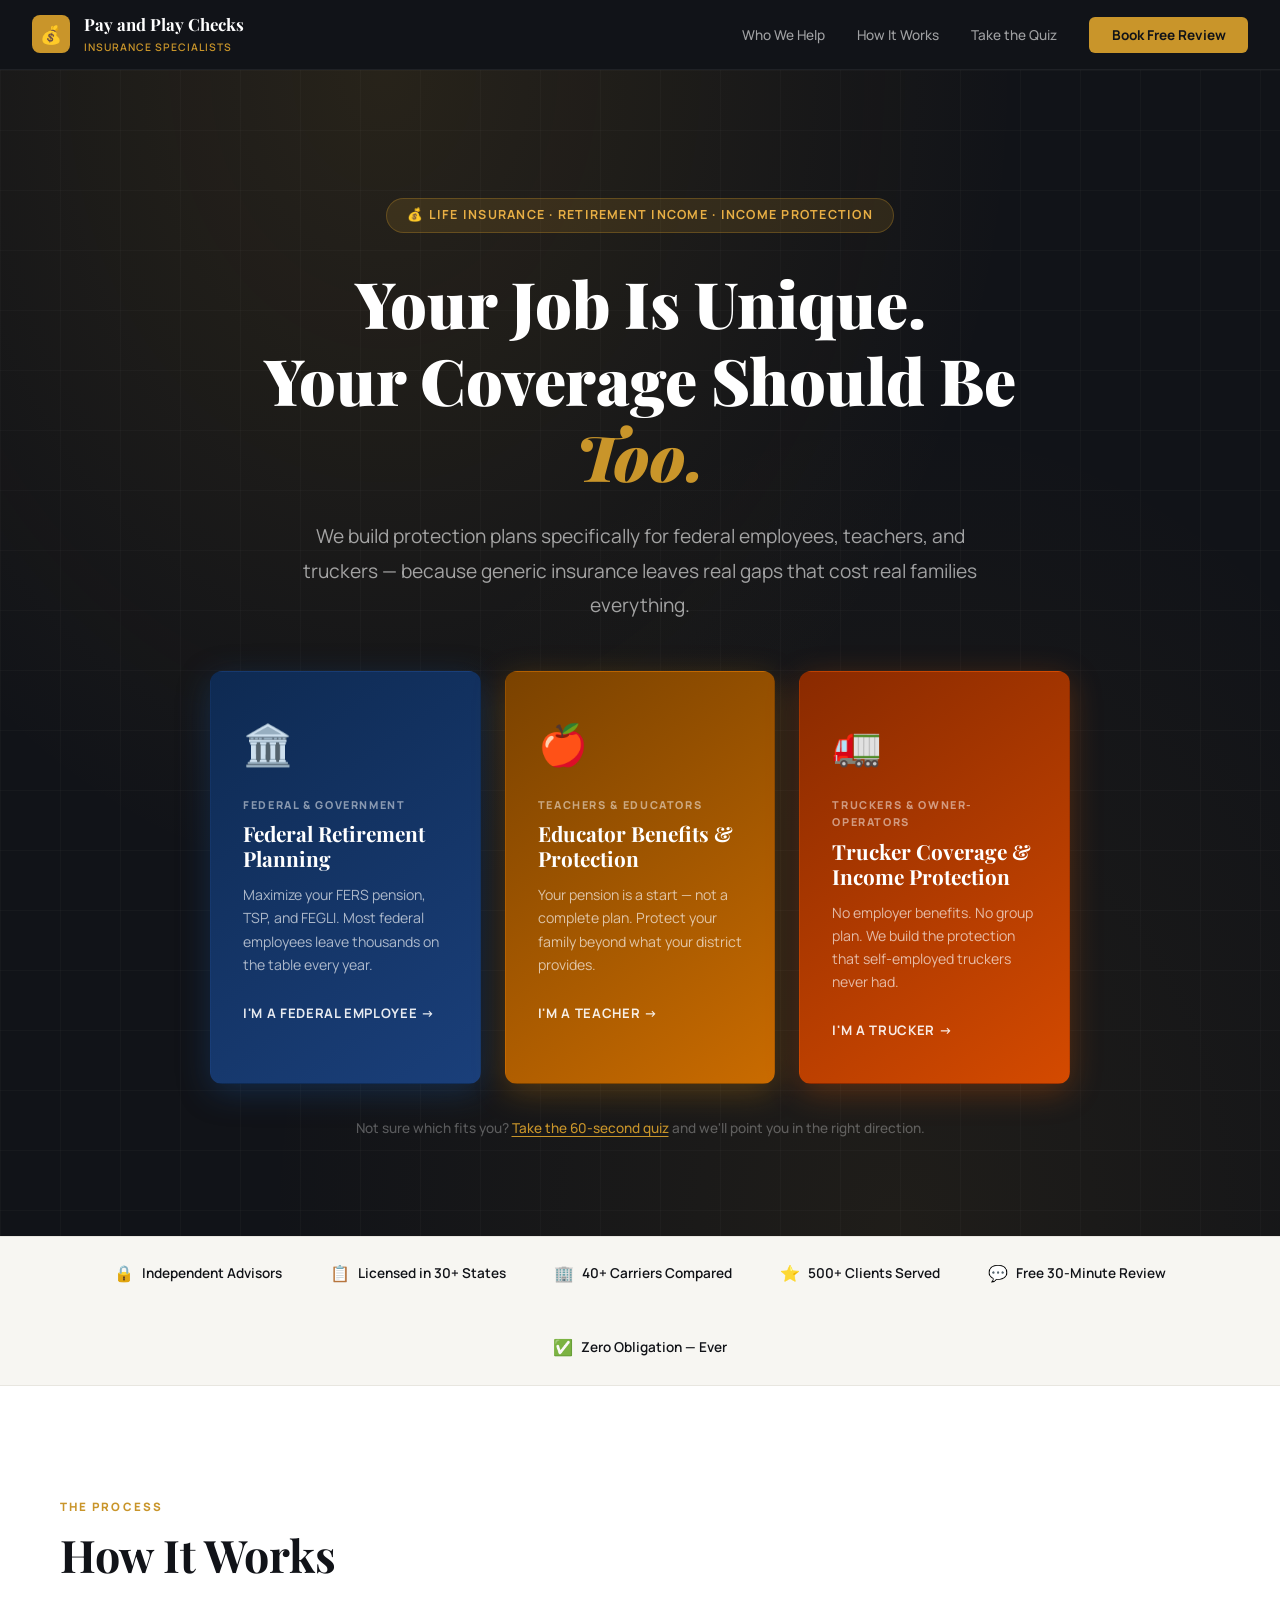
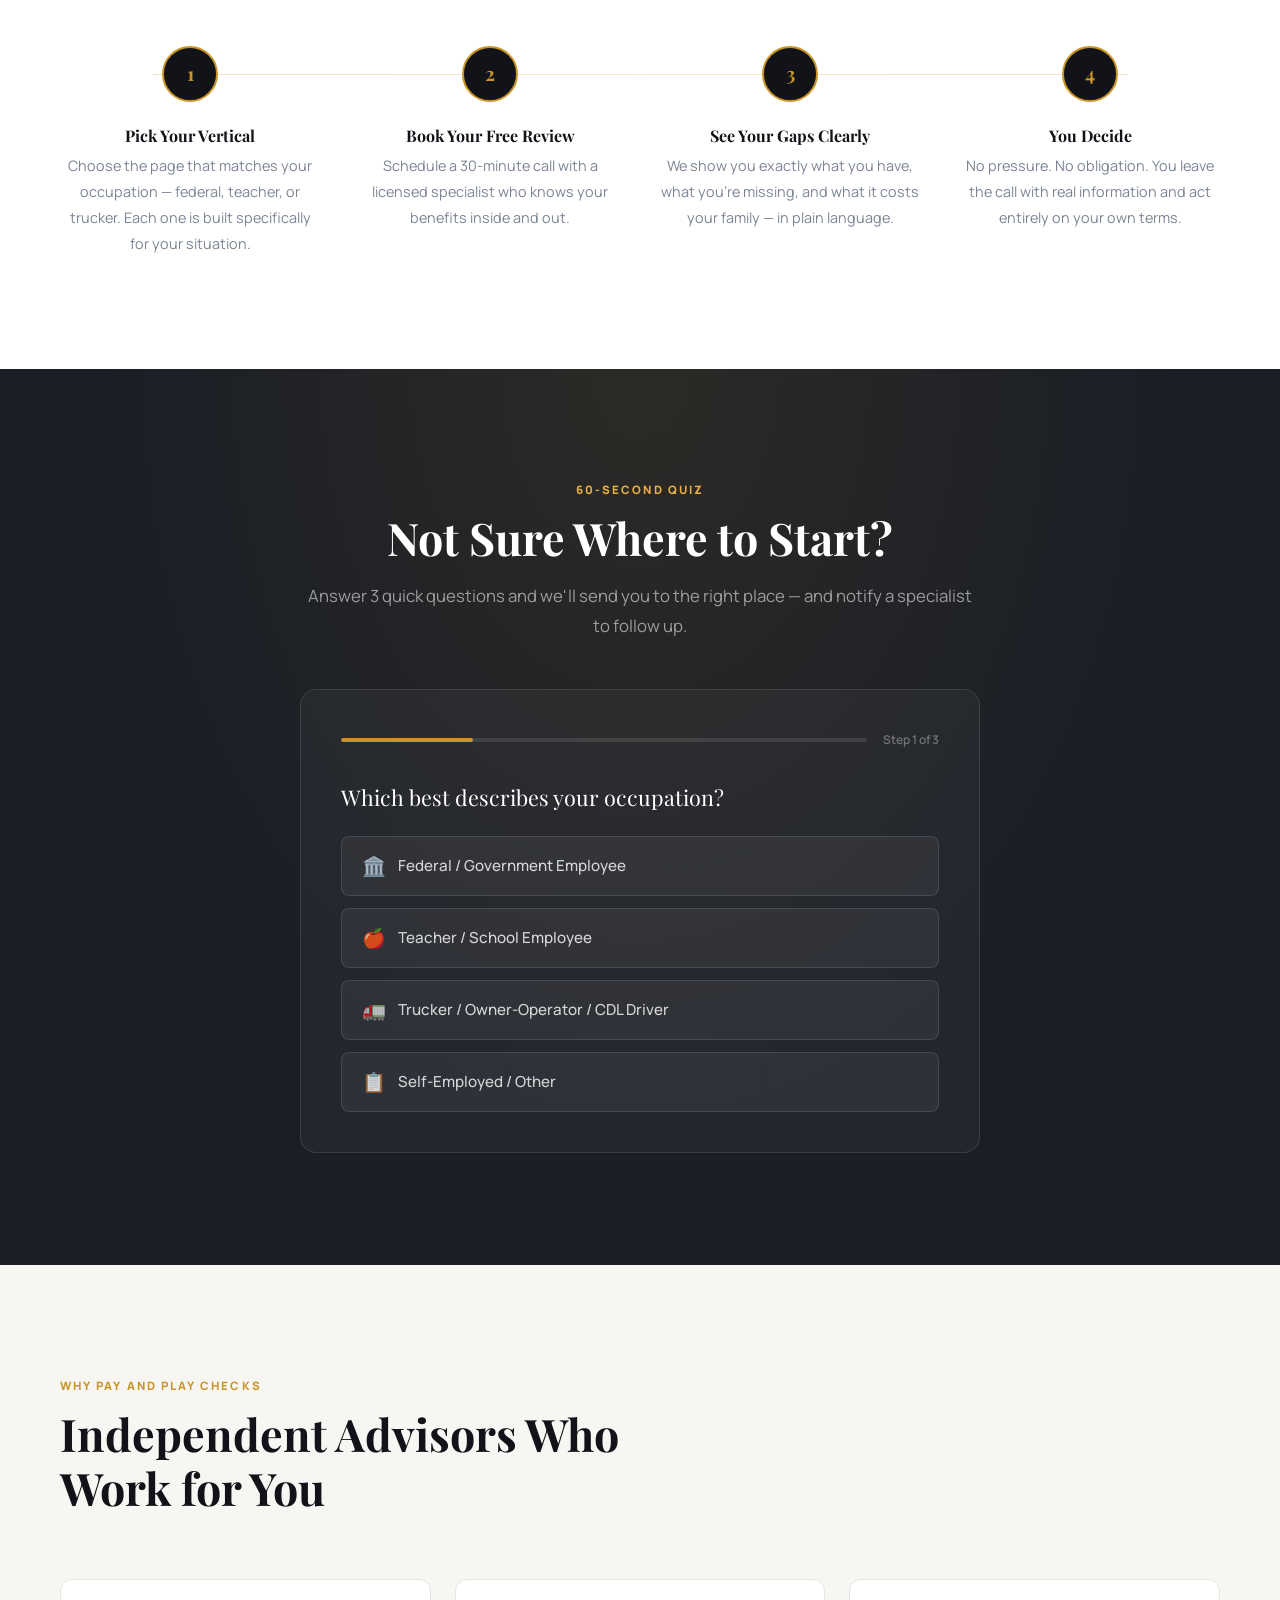
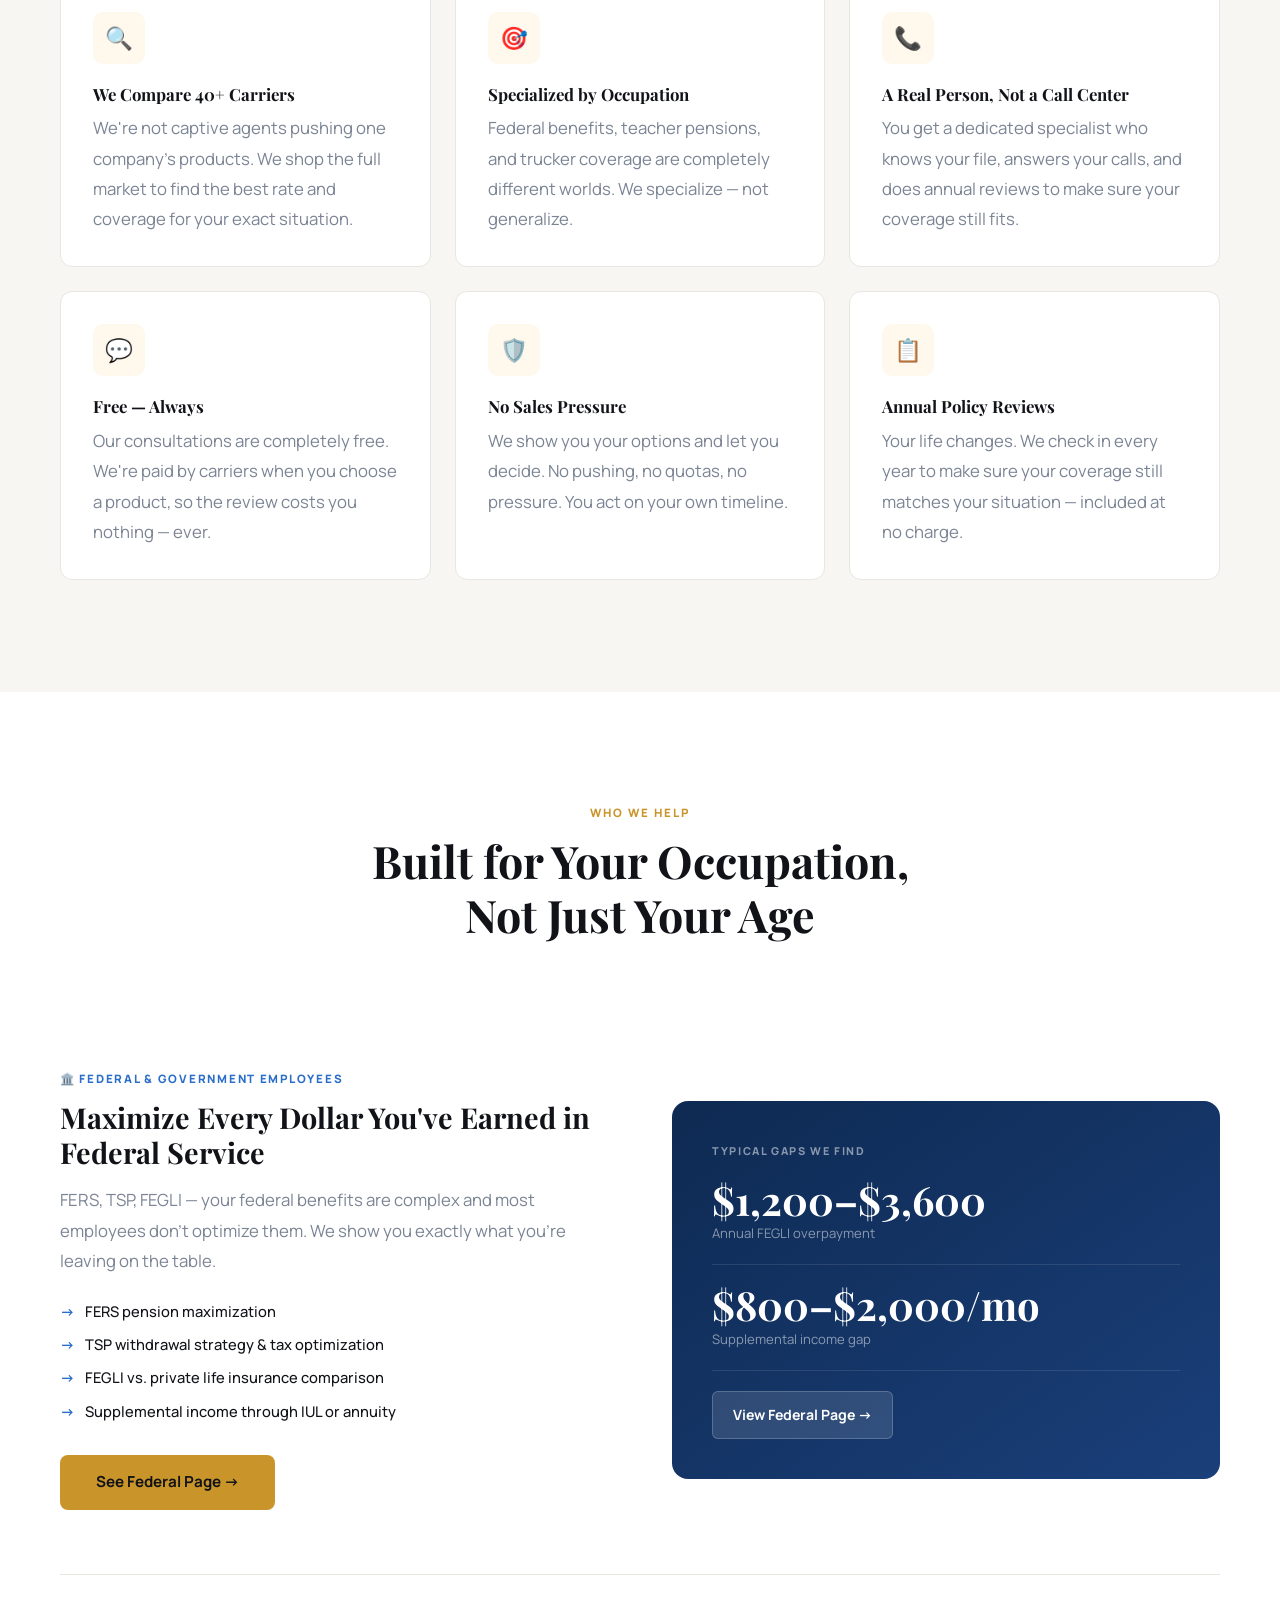
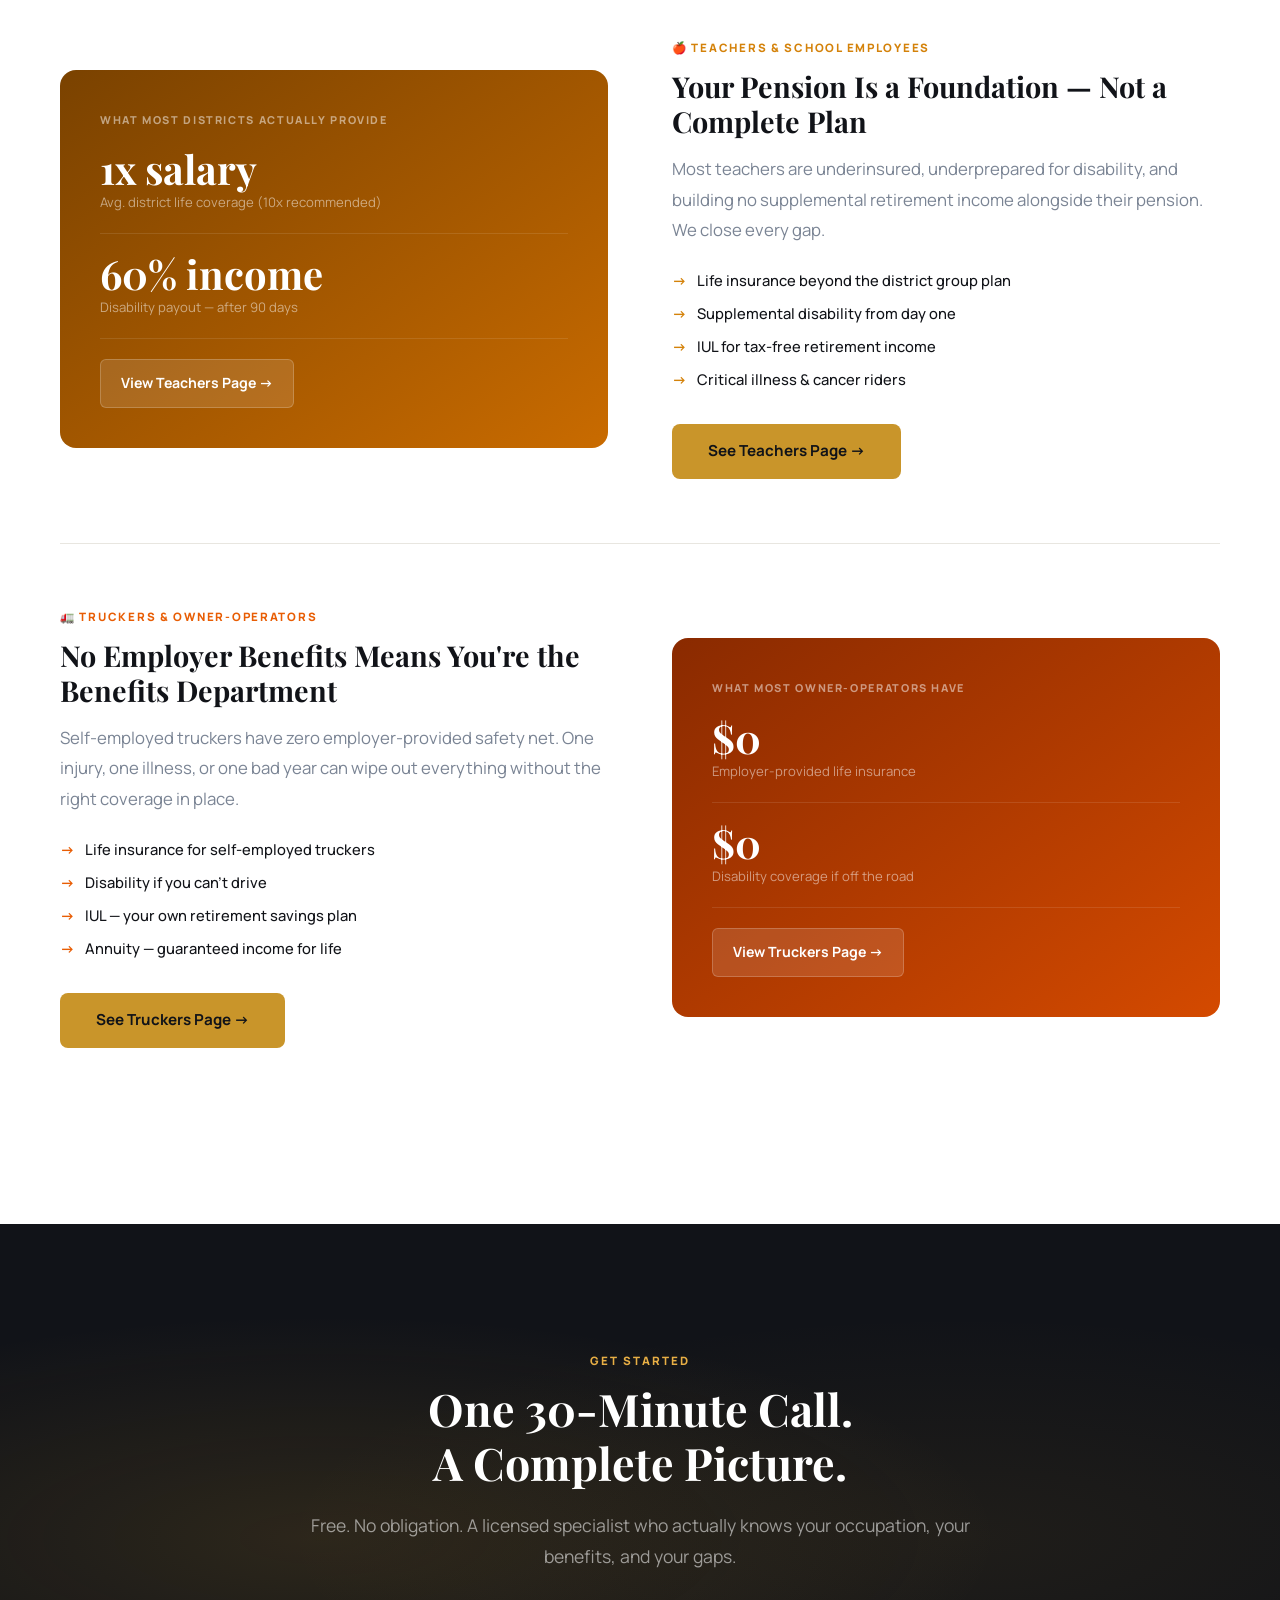
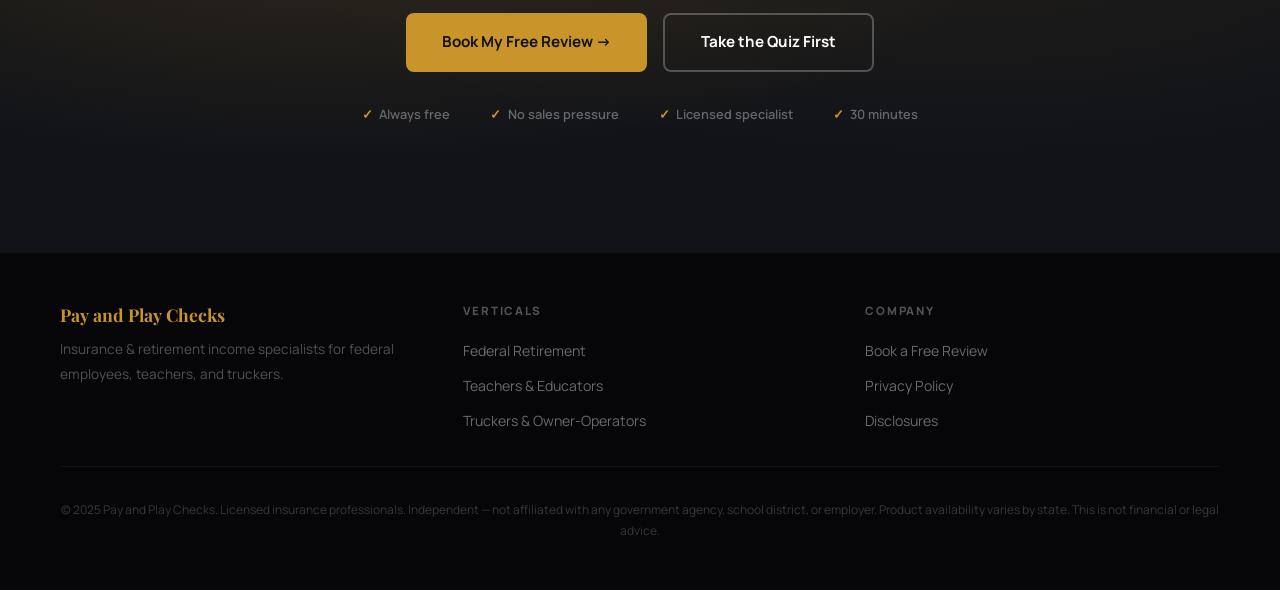
<file: index.html>
<!DOCTYPE html>
<html lang="en">
<head>
  <meta charset="UTF-8">
  <meta name="viewport" content="width=device-width, initial-scale=1.0">
  <title>Pay and Play Checks | Find the Right Coverage for Your Life</title>
  <meta name="description" content="Insurance and retirement income specialists for federal employees, teachers, and truckers. Free 30-minute review. No obligation.">
  <link rel="preconnect" href="https://fonts.googleapis.com">
  <link rel="preconnect" href="https://fonts.gstatic.com" crossorigin>
  <link href="https://fonts.googleapis.com/css2?family=Playfair+Display:ital,wght@0,700;0,900;1,700&family=Manrope:wght@300;400;500;600;700;800&display=swap" rel="stylesheet">

  <style>
    :root {
      --black:        #0A0A0A;
      --dark:         #111318;
      --dark-mid:     #1A1E26;
      --white:        #FFFFFF;
      --off-white:    #F7F6F2;
      --gold:         #C9952A;
      --gold-light:   #E8AF45;
      --gold-pale:    #FFF8EC;
      --muted:        #7A8494;
      --border:       #E8E6E0;

      /* Vertical accent colors */
      --federal:      #1A4A8A;
      --federal-light:#2A6EC9;
      --teachers:     #D4820A;
      --teachers-light:#F0A030;
      --truckers:     #E85D04;
      --truckers-light:#FF7324;
    }

    *, *::before, *::after { box-sizing: border-box; margin: 0; padding: 0; }
    html { scroll-behavior: smooth; }

    body {
      font-family: 'Manrope', sans-serif;
      background: var(--white);
      color: var(--dark);
      line-height: 1.6;
      -webkit-font-smoothing: antialiased;
    }

    h1, h2, h3 { font-family: 'Playfair Display', Georgia, serif; line-height: 1.2; }
    h1 { font-size: clamp(2.6rem, 5vw, 4.2rem); font-weight: 900; }
    h2 { font-size: clamp(1.9rem, 3.5vw, 3rem); font-weight: 700; }
    h3 { font-size: 1.2rem; font-weight: 700; }
    p  { font-size: 1.05rem; color: var(--muted); line-height: 1.8; }

    .container { max-width: 1160px; margin: 0 auto; padding: 0 2rem; }

    /* ── NAV ── */
    .nav {
      background: var(--dark);
      padding: 0 2rem;
      display: flex; justify-content: space-between; align-items: center;
      min-height: 70px;
      position: sticky; top: 0; z-index: 100;
      border-bottom: 1px solid rgba(255,255,255,.06);
    }
    .nav-brand {
      display: flex; align-items: center; gap: 0.85rem;
      text-decoration: none;
    }
    .nav-logo {
      width: 38px; height: 38px;
      background: var(--gold);
      border-radius: 8px;
      display: flex; align-items: center; justify-content: center;
      font-size: 1.1rem;
      flex-shrink: 0;
    }
    .nav-name {
      font-family: 'Playfair Display', serif;
      color: var(--white);
      font-size: 1.05rem;
      font-weight: 700;
      line-height: 1.1;
    }
    .nav-tagline {
      font-size: 0.65rem;
      font-weight: 600;
      letter-spacing: 0.1em;
      text-transform: uppercase;
      color: var(--gold);
      display: block;
    }
    .nav-links {
      display: flex; align-items: center; gap: 2rem;
      list-style: none;
    }
    .nav-links a {
      color: rgba(255,255,255,.6);
      text-decoration: none;
      font-size: 0.85rem;
      font-weight: 500;
      transition: color 0.2s;
    }
    .nav-links a:hover { color: var(--gold); }
    .nav-cta {
      background: var(--gold) !important;
      color: var(--dark) !important;
      padding: 0.55rem 1.4rem;
      border-radius: 6px;
      font-weight: 700 !important;
      transition: background 0.2s !important;
    }
    .nav-cta:hover { background: var(--gold-light) !important; }

    /* ── HERO ── */
    .hero {
      background: var(--dark);
      padding: 8rem 2rem 6rem;
      position: relative;
      overflow: hidden;
      text-align: center;
    }
    .hero::before {
      content: '';
      position: absolute; inset: 0;
      background:
        radial-gradient(ellipse at 30% 0%, rgba(201,149,42,.12), transparent 50%),
        radial-gradient(ellipse at 70% 100%, rgba(201,149,42,.08), transparent 50%);
      pointer-events: none;
    }
    /* Grid texture */
    .hero::after {
      content: '';
      position: absolute; inset: 0;
      background-image:
        linear-gradient(rgba(255,255,255,.025) 1px, transparent 1px),
        linear-gradient(90deg, rgba(255,255,255,.025) 1px, transparent 1px);
      background-size: 60px 60px;
      pointer-events: none;
    }
    .hero-inner { position: relative; z-index: 1; max-width: 860px; margin: 0 auto; }
    .hero-eyebrow {
      display: inline-flex; align-items: center; gap: 0.5rem;
      background: rgba(201,149,42,.15);
      border: 1px solid rgba(201,149,42,.3);
      border-radius: 100px;
      padding: 0.4rem 1.25rem;
      margin-bottom: 2rem;
      font-size: 0.78rem;
      font-weight: 700;
      letter-spacing: 0.1em;
      text-transform: uppercase;
      color: var(--gold-light);
    }
    .hero h1 {
      color: var(--white);
      margin-bottom: 1.5rem;
    }
    .hero h1 em {
      font-style: italic;
      color: var(--gold);
    }
    .hero-sub {
      color: rgba(255,255,255,.6) !important;
      font-size: 1.2rem !important;
      max-width: 58ch;
      margin: 0 auto 3rem;
    }

    /* ── VERTICAL CARDS (main CTA) ── */
    .vertical-cards {
      display: grid;
      grid-template-columns: repeat(3, 1fr);
      gap: 1.5rem;
      max-width: 1000px;
      margin: 0 auto;
      position: relative; z-index: 1;
    }
    .vcard {
      border-radius: 12px;
      padding: 2.5rem 2rem;
      text-align: left;
      text-decoration: none;
      transition: transform 0.25s, box-shadow 0.25s;
      position: relative;
      overflow: hidden;
      cursor: pointer;
      border: 1px solid transparent;
    }
    .vcard:hover { transform: translateY(-6px); }
    .vcard::before {
      content: '';
      position: absolute; inset: 0;
      opacity: 0;
      transition: opacity 0.25s;
      border-radius: 12px;
    }
    .vcard:hover::before { opacity: 1; }

    /* Federal card */
    .vcard-federal {
      background: linear-gradient(145deg, #0E2A52, #1A3F7A);
      box-shadow: 0 8px 32px rgba(26,74,138,.4);
    }
    .vcard-federal:hover { box-shadow: 0 20px 50px rgba(26,74,138,.5); border-color: rgba(42,110,201,.4); }

    /* Teachers card */
    .vcard-teachers {
      background: linear-gradient(145deg, #7A4200, #C96B00);
      box-shadow: 0 8px 32px rgba(212,130,10,.3);
    }
    .vcard-teachers:hover { box-shadow: 0 20px 50px rgba(212,130,10,.5); border-color: rgba(240,160,48,.4); }

    /* Truckers card */
    .vcard-truckers {
      background: linear-gradient(145deg, #8A2A00, #D44A00);
      box-shadow: 0 8px 32px rgba(232,93,4,.3);
    }
    .vcard-truckers:hover { box-shadow: 0 20px 50px rgba(232,93,4,.5); border-color: rgba(255,115,36,.4); }

    .vcard-emoji {
      font-size: 2.5rem;
      margin-bottom: 1.25rem;
      display: block;
    }
    .vcard-label {
      font-size: 0.68rem;
      font-weight: 800;
      letter-spacing: 0.15em;
      text-transform: uppercase;
      color: rgba(255,255,255,.5);
      margin-bottom: 0.5rem;
      display: block;
    }
    .vcard h3 {
      font-family: 'Playfair Display', serif;
      color: var(--white);
      font-size: 1.3rem;
      margin-bottom: 0.75rem;
    }
    .vcard p {
      color: rgba(255,255,255,.65) !important;
      font-size: 0.88rem !important;
      margin-bottom: 1.5rem;
      line-height: 1.65 !important;
    }
    .vcard-arrow {
      display: inline-flex; align-items: center; gap: 0.5rem;
      font-size: 0.82rem;
      font-weight: 700;
      letter-spacing: 0.05em;
      text-transform: uppercase;
      color: rgba(255,255,255,.9);
      transition: gap 0.2s;
    }
    .vcard:hover .vcard-arrow { gap: 0.85rem; }

    .hero-or {
      color: rgba(255,255,255,.3);
      font-size: 0.85rem;
      font-weight: 500;
      margin-top: 2rem;
      position: relative; z-index: 1;
    }
    .hero-or a {
      color: var(--gold);
      text-decoration: underline;
      text-underline-offset: 3px;
    }

    /* ── TRUST STRIP ── */
    .trust-strip {
      background: var(--off-white);
      border-top: 1px solid var(--border);
      border-bottom: 1px solid var(--border);
      padding: 1.5rem 2rem;
    }
    .trust-items {
      max-width: 1160px; margin: 0 auto;
      display: flex; justify-content: center;
      gap: 3rem; flex-wrap: wrap;
      list-style: none;
    }
    .trust-items li {
      display: flex; align-items: center; gap: 0.5rem;
      font-size: 0.85rem;
      font-weight: 600;
      color: var(--dark);
    }
    .trust-items li span:first-child { font-size: 1rem; }

    /* ── HOW IT WORKS ── */
    .how-section { background: var(--white); padding: 7rem 2rem; }
    .how-inner { max-width: 1160px; margin: 0 auto; }
    .section-eyebrow {
      font-size: 0.72rem;
      font-weight: 800;
      letter-spacing: 0.18em;
      text-transform: uppercase;
      color: var(--gold);
      display: block;
      margin-bottom: 0.75rem;
    }
    .how-grid {
      display: grid; grid-template-columns: repeat(4, 1fr);
      gap: 2.5rem;
      margin-top: 4rem;
      position: relative;
    }
    .how-grid::before {
      content: '';
      position: absolute;
      top: 28px; left: 8%; right: 8%;
      height: 1px;
      background: linear-gradient(90deg, var(--gold), var(--gold-light), var(--gold));
      opacity: 0.3;
    }
    .how-step { text-align: center; position: relative; z-index: 1; }
    .how-num {
      width: 56px; height: 56px;
      background: var(--dark);
      border-radius: 50%;
      display: flex; align-items: center; justify-content: center;
      margin: 0 auto 1.5rem;
      font-family: 'Playfair Display', serif;
      font-size: 1.2rem;
      font-weight: 700;
      color: var(--gold);
      border: 2px solid var(--gold);
    }
    .how-step h3 { font-size: 1rem; margin-bottom: 0.5rem; color: var(--dark); }
    .how-step p { font-size: 0.9rem !important; }

    /* ── QUIZ SECTION ── */
    .quiz-section {
      background: var(--dark-mid);
      padding: 7rem 2rem;
      position: relative;
      overflow: hidden;
    }
    .quiz-section::before {
      content: '';
      position: absolute; inset: 0;
      background: radial-gradient(ellipse at 50% 0%, rgba(201,149,42,.1), transparent 60%);
      pointer-events: none;
    }
    .quiz-inner {
      max-width: 680px; margin: 0 auto;
      position: relative; z-index: 1;
      text-align: center;
    }
    .quiz-inner h2 { color: var(--white); margin-bottom: 1rem; }
    .quiz-inner > p {
      color: rgba(255,255,255,.55) !important;
      margin-bottom: 3rem;
    }

    /* Quiz widget */
    .quiz-widget {
      background: rgba(255,255,255,.04);
      border: 1px solid rgba(255,255,255,.1);
      border-radius: 16px;
      padding: 2.5rem;
      text-align: left;
    }
    .quiz-progress-wrap {
      margin-bottom: 2rem;
      display: flex; align-items: center; gap: 1rem;
    }
    .quiz-progress-bar {
      flex: 1;
      height: 4px;
      background: rgba(255,255,255,.1);
      border-radius: 2px;
      overflow: hidden;
    }
    .quiz-progress-fill {
      height: 100%;
      background: var(--gold);
      border-radius: 2px;
      transition: width 0.4s ease;
      width: 25%;
    }
    .quiz-progress-label {
      font-size: 0.75rem;
      color: rgba(255,255,255,.35);
      font-weight: 600;
      white-space: nowrap;
    }

    .quiz-step { display: none; }
    .quiz-step.active { display: block; }

    .quiz-q {
      font-family: 'Playfair Display', serif;
      font-size: 1.35rem;
      color: var(--white);
      margin-bottom: 1.5rem;
      line-height: 1.4;
    }
    .quiz-options { display: flex; flex-direction: column; gap: 0.75rem; }
    .quiz-option {
      background: rgba(255,255,255,.05);
      border: 1px solid rgba(255,255,255,.12);
      border-radius: 8px;
      padding: 1rem 1.25rem;
      cursor: pointer;
      color: rgba(255,255,255,.8);
      font-family: 'Manrope', sans-serif;
      font-size: 0.95rem;
      font-weight: 500;
      text-align: left;
      transition: all 0.15s;
      display: flex; align-items: center; gap: 0.75rem;
      width: 100%;
    }
    .quiz-option:hover {
      background: rgba(201,149,42,.15);
      border-color: rgba(201,149,42,.5);
      color: var(--white);
      transform: translateX(4px);
    }
    .quiz-option-icon { font-size: 1.2rem; flex-shrink: 0; }

    /* Contact step */
    .quiz-contact { display: flex; flex-direction: column; gap: 0.85rem; }
    .quiz-contact input,
    .quiz-contact select {
      width: 100%;
      padding: 0.9rem 1.1rem;
      background: rgba(255,255,255,.06);
      border: 1px solid rgba(255,255,255,.15);
      border-radius: 8px;
      color: var(--white);
      font-family: 'Manrope', sans-serif;
      font-size: 0.95rem;
      transition: border-color 0.2s;
    }
    .quiz-contact input::placeholder { color: rgba(255,255,255,.3); }
    .quiz-contact input:focus,
    .quiz-contact select:focus {
      outline: none;
      border-color: var(--gold);
    }
    .quiz-contact select { cursor: pointer; }
    .quiz-contact select option { background: var(--dark-mid); color: var(--white); }

    .btn-submit {
      width: 100%;
      padding: 1rem;
      background: var(--gold);
      color: var(--dark);
      border: none;
      border-radius: 8px;
      font-family: 'Manrope', sans-serif;
      font-size: 1rem;
      font-weight: 700;
      cursor: pointer;
      transition: background 0.2s, transform 0.2s;
      margin-top: 0.5rem;
    }
    .btn-submit:hover { background: var(--gold-light); transform: translateY(-1px); }
    .quiz-note {
      text-align: center;
      font-size: 0.78rem;
      color: rgba(255,255,255,.25);
      margin-top: 0.75rem;
    }

    /* Sending state */
    .quiz-sending {
      text-align: center;
      padding: 2rem 0;
    }
    .quiz-sending-icon { font-size: 3rem; margin-bottom: 1rem; display: block; }
    .quiz-sending h3 { color: var(--white); font-size: 1.2rem; margin-bottom: 0.5rem; }
    .quiz-sending p { color: rgba(255,255,255,.5) !important; font-size: 0.9rem !important; }

    /* ── WHY US ── */
    .why-section { background: var(--off-white); padding: 7rem 2rem; }
    .why-inner { max-width: 1160px; margin: 0 auto; }
    .why-header { max-width: 580px; margin-bottom: 4rem; }
    .why-grid {
      display: grid; grid-template-columns: repeat(3, 1fr);
      gap: 1.5rem;
    }
    .why-card {
      background: var(--white);
      border-radius: 12px;
      padding: 2rem;
      border: 1px solid var(--border);
      transition: box-shadow 0.2s, transform 0.2s;
    }
    .why-card:hover {
      box-shadow: 0 12px 36px rgba(0,0,0,.08);
      transform: translateY(-3px);
    }
    .why-icon {
      width: 52px; height: 52px;
      background: var(--gold-pale);
      border-radius: 10px;
      display: flex; align-items: center; justify-content: center;
      font-size: 1.4rem;
      margin-bottom: 1.25rem;
    }
    .why-card h3 { color: var(--dark); margin-bottom: 0.6rem; font-size: 1.05rem; }

    /* ── VERTICALS DETAIL ── */
    .verticals-section { background: var(--white); padding: 7rem 2rem; }
    .verticals-inner { max-width: 1160px; margin: 0 auto; }
    .verticals-header { text-align: center; max-width: 600px; margin: 0 auto 4rem; }
    .vertical-row {
      display: grid; grid-template-columns: 1fr 1fr; gap: 4rem;
      align-items: center;
      padding: 4rem 0;
      border-bottom: 1px solid var(--border);
    }
    .vertical-row:last-child { border-bottom: none; }
    .vertical-row.reverse { direction: rtl; }
    .vertical-row.reverse > * { direction: ltr; }
    .vr-eyebrow {
      font-size: 0.72rem;
      font-weight: 800;
      letter-spacing: 0.15em;
      text-transform: uppercase;
      margin-bottom: 0.75rem;
      display: block;
    }
    .vr-federal { color: var(--federal-light); }
    .vr-teachers { color: var(--teachers); }
    .vr-truckers { color: var(--truckers); }
    .vertical-row h3 {
      font-family: 'Playfair Display', serif;
      font-size: 1.8rem;
      color: var(--dark);
      margin-bottom: 1rem;
    }
    .vr-list {
      list-style: none;
      display: flex; flex-direction: column;
      gap: 0.6rem;
      margin: 1.5rem 0 2rem;
    }
    .vr-list li {
      display: flex; gap: 0.6rem; align-items: center;
      font-size: 0.92rem;
      font-weight: 500;
      color: var(--dark);
    }
    .vr-list li::before { content: '→'; font-weight: 700; }
    .vr-federal-check::before { color: var(--federal-light); }
    .vr-teachers-check::before { color: var(--teachers); }
    .vr-truckers-check::before { color: var(--truckers); }

    .vr-panel {
      border-radius: 16px;
      padding: 2.5rem;
      position: relative;
      overflow: hidden;
    }
    .vr-panel-federal {
      background: linear-gradient(145deg, #0E2A52, #1A3F7A);
    }
    .vr-panel-teachers {
      background: linear-gradient(145deg, #7A4200, #C96B00);
    }
    .vr-panel-truckers {
      background: linear-gradient(145deg, #8A2A00, #D44A00);
    }
    .vr-panel-label {
      font-size: 0.68rem;
      font-weight: 800;
      letter-spacing: 0.15em;
      text-transform: uppercase;
      color: rgba(255,255,255,.5);
      margin-bottom: 1.25rem;
    }
    .vr-panel-stat {
      margin-bottom: 1rem;
    }
    .vr-panel-stat-num {
      font-family: 'Playfair Display', serif;
      font-size: 2.5rem;
      font-weight: 700;
      color: var(--white);
      line-height: 1;
    }
    .vr-panel-stat-label {
      font-size: 0.82rem;
      color: rgba(255,255,255,.5);
      margin-top: 0.2rem;
    }
    .vr-panel-divider {
      height: 1px;
      background: rgba(255,255,255,.1);
      margin: 1.25rem 0;
    }
    .vr-panel-cta {
      display: inline-flex; align-items: center; gap: 0.5rem;
      background: rgba(255,255,255,.12);
      border: 1px solid rgba(255,255,255,.2);
      border-radius: 6px;
      padding: 0.75rem 1.25rem;
      color: var(--white);
      text-decoration: none;
      font-size: 0.88rem;
      font-weight: 700;
      transition: background 0.2s;
    }
    .vr-panel-cta:hover { background: rgba(255,255,255,.2); }

    /* ── FINAL CTA ── */
    .cta-section {
      background: var(--dark);
      padding: 8rem 2rem;
      position: relative;
      overflow: hidden;
      text-align: center;
    }
    .cta-section::before {
      content: '';
      position: absolute; inset: 0;
      background:
        radial-gradient(ellipse at 25% 50%, rgba(201,149,42,.15), transparent 50%),
        radial-gradient(ellipse at 75% 50%, rgba(201,149,42,.08), transparent 50%);
      pointer-events: none;
    }
    .cta-inner { max-width: 680px; margin: 0 auto; position: relative; z-index: 1; }
    .cta-inner h2 { color: var(--white); margin-bottom: 1.25rem; }
    .cta-inner p { color: rgba(255,255,255,.55) !important; font-size: 1.1rem !important; margin-bottom: 2.5rem; }
    .cta-actions { display: flex; gap: 1rem; justify-content: center; flex-wrap: wrap; }

    .btn {
      display: inline-flex; align-items: center; gap: 0.5rem;
      padding: 0.95rem 2.25rem;
      border-radius: 8px;
      font-family: 'Manrope', sans-serif;
      font-weight: 700;
      font-size: 0.95rem;
      text-decoration: none;
      cursor: pointer;
      border: none;
      transition: all 0.2s;
    }
    .btn-gold {
      background: var(--gold);
      color: var(--dark);
    }
    .btn-gold:hover { background: var(--gold-light); transform: translateY(-2px); box-shadow: 0 8px 24px rgba(201,149,42,.4); }
    .btn-ghost {
      background: transparent;
      color: var(--white);
      border: 2px solid rgba(255,255,255,.25);
    }
    .btn-ghost:hover { border-color: rgba(255,255,255,.6); background: rgba(255,255,255,.06); }

    .cta-trust {
      margin-top: 2rem;
      display: flex; justify-content: center; gap: 2.5rem; flex-wrap: wrap;
    }
    .cta-trust span {
      color: rgba(255,255,255,.35);
      font-size: 0.8rem;
      font-weight: 600;
      display: flex; align-items: center; gap: 0.4rem;
    }
    .cta-trust span::before { content: '✓'; color: var(--gold); }

    /* ── FOOTER ── */
    .footer {
      background: #060608;
      padding: 3rem 2rem;
      border-top: 1px solid rgba(255,255,255,.05);
    }
    .footer-inner {
      max-width: 1160px; margin: 0 auto;
      display: grid; grid-template-columns: 1fr 1fr 1fr;
      gap: 3rem;
    }
    .footer-brand-name {
      font-family: 'Playfair Display', serif;
      color: var(--gold);
      font-size: 1.1rem;
      font-weight: 700;
      margin-bottom: 0.5rem;
    }
    .footer-brand-desc { color: rgba(255,255,255,.3) !important; font-size: 0.85rem !important; }
    .footer-col-title {
      font-size: 0.72rem;
      font-weight: 800;
      letter-spacing: 0.15em;
      text-transform: uppercase;
      color: rgba(255,255,255,.3);
      margin-bottom: 1rem;
    }
    .footer-links { list-style: none; display: flex; flex-direction: column; gap: 0.6rem; }
    .footer-links a {
      color: rgba(255,255,255,.4);
      text-decoration: none;
      font-size: 0.88rem;
      transition: color 0.2s;
    }
    .footer-links a:hover { color: var(--gold); }
    .footer-bottom {
      max-width: 1160px; margin: 2rem auto 0;
      padding-top: 2rem;
      border-top: 1px solid rgba(255,255,255,.05);
      text-align: center;
    }
    .footer-bottom p { font-size: 0.75rem !important; color: rgba(255,255,255,.2) !important; }

    /* ── ANIMATIONS ── */
    @keyframes fadeUp {
      from { opacity: 0; transform: translateY(24px); }
      to   { opacity: 1; transform: translateY(0); }
    }
    .fade-up { animation: fadeUp 0.65s ease both; }
    .d1 { animation-delay: 0.1s; }
    .d2 { animation-delay: 0.2s; }
    .d3 { animation-delay: 0.35s; }
    .d4 { animation-delay: 0.5s; }

    /* ── RESPONSIVE ── */
    @media (max-width: 900px) {
      .vertical-cards { grid-template-columns: 1fr; max-width: 420px; }
      .how-grid { grid-template-columns: 1fr 1fr; }
      .how-grid::before { display: none; }
      .why-grid { grid-template-columns: 1fr 1fr; }
      .vertical-row { grid-template-columns: 1fr; gap: 2rem; }
      .vertical-row.reverse { direction: ltr; }
      .footer-inner { grid-template-columns: 1fr; gap: 2rem; }
    }
    @media (max-width: 600px) {
      .nav-links { display: none; }
      .how-grid { grid-template-columns: 1fr; }
      .why-grid { grid-template-columns: 1fr; }
      .trust-items { gap: 1.5rem; }
      .vertical-cards { max-width: 100%; }
    }
  </style>
</head>
<body>

<!-- ── NAV ── -->
<nav class="nav">
  <a href="/" class="nav-brand">
    <div class="nav-logo">💰</div>
    <div>
      <span class="nav-name">Pay and Play Checks</span>
      <span class="nav-tagline">Insurance Specialists</span>
    </div>
  </a>
  <ul class="nav-links">
    <li><a href="#who-we-help">Who We Help</a></li>
    <li><a href="#how">How It Works</a></li>
    <li><a href="#quiz-section">Take the Quiz</a></li>
    <li><a href="https://calendly.com/johnrussofinancial/30min" target="_blank" class="nav-cta">Book Free Review</a></li>
  </ul>
</nav>

<!-- ── HERO ── -->
<section class="hero">
  <div class="hero-inner">
    <div class="hero-eyebrow fade-up">💰 Life Insurance · Retirement Income · Income Protection</div>
    <h1 class="fade-up d1">
      Your Job Is Unique.<br>
      Your Coverage Should Be <em>Too.</em>
    </h1>
    <p class="hero-sub fade-up d2">
      We build protection plans specifically for federal employees, teachers,
      and truckers — because generic insurance leaves real gaps that cost
      real families everything.
    </p>

    <!-- Vertical selector cards -->
    <div class="vertical-cards fade-up d3">

      <a href="verticals/federal-retirement/index.html" class="vcard vcard-federal">
        <span class="vcard-emoji">🏛️</span>
        <span class="vcard-label">Federal &amp; Government</span>
        <h3>Federal Retirement Planning</h3>
        <p>Maximize your FERS pension, TSP, and FEGLI. Most federal employees leave thousands on the table every year.</p>
        <span class="vcard-arrow">I'm a Federal Employee →</span>
      </a>

      <a href="verticals/teachers/index.html" class="vcard vcard-teachers">
        <span class="vcard-emoji">🍎</span>
        <span class="vcard-label">Teachers &amp; Educators</span>
        <h3>Educator Benefits &amp; Protection</h3>
        <p>Your pension is a start — not a complete plan. Protect your family beyond what your district provides.</p>
        <span class="vcard-arrow">I'm a Teacher →</span>
      </a>

      <a href="verticals/truckers/index.html" class="vcard vcard-truckers">
        <span class="vcard-emoji">🚛</span>
        <span class="vcard-label">Truckers &amp; Owner-Operators</span>
        <h3>Trucker Coverage &amp; Income Protection</h3>
        <p>No employer benefits. No group plan. We build the protection that self-employed truckers never had.</p>
        <span class="vcard-arrow">I'm a Trucker →</span>
      </a>

    </div>

    <p class="hero-or fade-up d4">
      Not sure which fits you? <a href="#quiz-section">Take the 60-second quiz</a> and we'll point you in the right direction.
    </p>
  </div>
</section>

<!-- ── TRUST STRIP ── -->
<div class="trust-strip">
  <ul class="trust-items">
    <li><span>🔒</span><span>Independent Advisors</span></li>
    <li><span>📋</span><span>Licensed in 30+ States</span></li>
    <li><span>🏢</span><span>40+ Carriers Compared</span></li>
    <li><span>⭐</span><span>500+ Clients Served</span></li>
    <li><span>💬</span><span>Free 30-Minute Review</span></li>
    <li><span>✅</span><span>Zero Obligation — Ever</span></li>
  </ul>
</div>

<!-- ── HOW IT WORKS ── -->
<section id="how" class="how-section">
  <div class="how-inner">
    <span class="section-eyebrow">The Process</span>
    <h2>How It Works</h2>
    <div class="how-grid">
      <div class="how-step">
        <div class="how-num">1</div>
        <h3>Pick Your Vertical</h3>
        <p>Choose the page that matches your occupation — federal, teacher, or trucker. Each one is built specifically for your situation.</p>
      </div>
      <div class="how-step">
        <div class="how-num">2</div>
        <h3>Book Your Free Review</h3>
        <p>Schedule a 30-minute call with a licensed specialist who knows your benefits inside and out.</p>
      </div>
      <div class="how-step">
        <div class="how-num">3</div>
        <h3>See Your Gaps Clearly</h3>
        <p>We show you exactly what you have, what you're missing, and what it costs your family — in plain language.</p>
      </div>
      <div class="how-step">
        <div class="how-num">4</div>
        <h3>You Decide</h3>
        <p>No pressure. No obligation. You leave the call with real information and act entirely on your own terms.</p>
      </div>
    </div>
  </div>
</section>

<!-- ── QUIZ ── -->
<section id="quiz-section" class="quiz-section">
  <div class="quiz-inner">
    <span class="section-eyebrow" style="color:var(--gold-light);">60-Second Quiz</span>
    <h2>Not Sure Where to Start?</h2>
    <p>Answer 3 quick questions and we'll send you to the right place — and notify a specialist to follow up.</p>

    <div class="quiz-widget">
      <div class="quiz-progress-wrap">
        <div class="quiz-progress-bar">
          <div class="quiz-progress-fill" id="quizFill"></div>
        </div>
        <span class="quiz-progress-label" id="quizLabel">Step 1 of 3</span>
      </div>

      <!-- Step 1: Who are you? -->
      <div class="quiz-step active" id="qs1">
        <p class="quiz-q">Which best describes your occupation?</p>
        <div class="quiz-options">
          <button class="quiz-option" onclick="Quiz.pick('federal-retirement', 1)">
            <span class="quiz-option-icon">🏛️</span> Federal / Government Employee
          </button>
          <button class="quiz-option" onclick="Quiz.pick('teachers', 1)">
            <span class="quiz-option-icon">🍎</span> Teacher / School Employee
          </button>
          <button class="quiz-option" onclick="Quiz.pick('truckers', 1)">
            <span class="quiz-option-icon">🚛</span> Trucker / Owner-Operator / CDL Driver
          </button>
          <button class="quiz-option" onclick="Quiz.nextStep(1)">
            <span class="quiz-option-icon">📋</span> Self-Employed / Other
          </button>
        </div>
      </div>

      <!-- Step 1b: Goal (for "other") -->
      <div class="quiz-step" id="qs1b">
        <p class="quiz-q">What's your biggest financial concern right now?</p>
        <div class="quiz-options">
          <button class="quiz-option" onclick="Quiz.pick('federal-retirement', '1b')">
            <span class="quiz-option-icon">💰</span> Retirement income / Not outliving my money
          </button>
          <button class="quiz-option" onclick="Quiz.pick('teachers', '1b')">
            <span class="quiz-option-icon">👨‍👩‍👧</span> Protecting my family if I die or get sick
          </button>
          <button class="quiz-option" onclick="Quiz.pick('truckers', '1b')">
            <span class="quiz-option-icon">🤕</span> Income protection if I can't work
          </button>
        </div>
      </div>

      <!-- Step 2: Timeline -->
      <div class="quiz-step" id="qs2">
        <p class="quiz-q">When are you thinking about retirement?</p>
        <div class="quiz-options">
          <button class="quiz-option" onclick="Quiz.setTimeline('1-3 years'); Quiz.nextStep(2)">
            <span class="quiz-option-icon">⏰</span> 1–3 years away
          </button>
          <button class="quiz-option" onclick="Quiz.setTimeline('3-10 years'); Quiz.nextStep(2)">
            <span class="quiz-option-icon">📅</span> 3–10 years away
          </button>
          <button class="quiz-option" onclick="Quiz.setTimeline('10+ years'); Quiz.nextStep(2)">
            <span class="quiz-option-icon">🌱</span> More than 10 years away
          </button>
          <button class="quiz-option" onclick="Quiz.setTimeline('Already retired'); Quiz.nextStep(2)">
            <span class="quiz-option-icon">🏖️</span> Already retired / near retired
          </button>
        </div>
      </div>

      <!-- Step 3: Contact -->
      <div class="quiz-step" id="qs3">
        <p class="quiz-q">Where should we send your personalized results?</p>
        <div class="quiz-contact">
          <input type="text" id="qName" placeholder="Your full name" />
          <input type="email" id="qEmail" placeholder="Email address" />
          <input type="tel" id="qPhone" placeholder="Phone number" />
          <select id="qState">
            <option value="">Select your state</option>
            <option>Alabama</option><option>Alaska</option><option>Arizona</option>
            <option>Arkansas</option><option>California</option><option>Colorado</option>
            <option>Connecticut</option><option>Delaware</option><option>Florida</option>
            <option>Georgia</option><option>Hawaii</option><option>Idaho</option>
            <option>Illinois</option><option>Indiana</option><option>Iowa</option>
            <option>Kansas</option><option>Kentucky</option><option>Louisiana</option>
            <option>Maine</option><option>Maryland</option><option>Massachusetts</option>
            <option>Michigan</option><option>Minnesota</option><option>Mississippi</option>
            <option>Missouri</option><option>Montana</option><option>Nebraska</option>
            <option>Nevada</option><option>New Hampshire</option><option>New Jersey</option>
            <option>New Mexico</option><option>New York</option><option>North Carolina</option>
            <option>North Dakota</option><option>Ohio</option><option>Oklahoma</option>
            <option>Oregon</option><option>Pennsylvania</option><option>Rhode Island</option>
            <option>South Carolina</option><option>South Dakota</option><option>Tennessee</option>
            <option>Texas</option><option>Utah</option><option>Vermont</option>
            <option>Virginia</option><option>Washington</option><option>West Virginia</option>
            <option>Wisconsin</option><option>Wyoming</option>
          </select>
          <button class="btn-submit" onclick="Quiz.submit()">
            Send My Results &amp; Book My Review →
          </button>
          <p class="quiz-note">No spam. A licensed specialist will reach out within 24 hours.</p>
        </div>
      </div>

      <!-- Sending state -->
      <div class="quiz-step" id="qsSending">
        <div class="quiz-sending">
          <span class="quiz-sending-icon">⏳</span>
          <h3>Saving your info...</h3>
          <p>Redirecting you to book your free review in just a moment.</p>
        </div>
      </div>

    </div>
  </div>
</section>

<!-- ── WHY US ── -->
<section class="why-section">
  <div class="why-inner">
    <div class="why-header">
      <span class="section-eyebrow">Why Pay and Play Checks</span>
      <h2>Independent Advisors Who Work for You</h2>
    </div>
    <div class="why-grid">
      <div class="why-card">
        <div class="why-icon">🔍</div>
        <h3>We Compare 40+ Carriers</h3>
        <p>We're not captive agents pushing one company's products. We shop the full market to find the best rate and coverage for your exact situation.</p>
      </div>
      <div class="why-card">
        <div class="why-icon">🎯</div>
        <h3>Specialized by Occupation</h3>
        <p>Federal benefits, teacher pensions, and trucker coverage are completely different worlds. We specialize — not generalize.</p>
      </div>
      <div class="why-card">
        <div class="why-icon">📞</div>
        <h3>A Real Person, Not a Call Center</h3>
        <p>You get a dedicated specialist who knows your file, answers your calls, and does annual reviews to make sure your coverage still fits.</p>
      </div>
      <div class="why-card">
        <div class="why-icon">💬</div>
        <h3>Free — Always</h3>
        <p>Our consultations are completely free. We're paid by carriers when you choose a product, so the review costs you nothing — ever.</p>
      </div>
      <div class="why-card">
        <div class="why-icon">🛡️</div>
        <h3>No Sales Pressure</h3>
        <p>We show you your options and let you decide. No pushing, no quotas, no pressure. You act on your own timeline.</p>
      </div>
      <div class="why-card">
        <div class="why-icon">📋</div>
        <h3>Annual Policy Reviews</h3>
        <p>Your life changes. We check in every year to make sure your coverage still matches your situation — included at no charge.</p>
      </div>
    </div>
  </div>
</section>

<!-- ── WHO WE HELP ── -->
<section id="who-we-help" class="verticals-section">
  <div class="verticals-inner">
    <div class="verticals-header">
      <span class="section-eyebrow">Who We Help</span>
      <h2>Built for Your Occupation, Not Just Your Age</h2>
    </div>

    <!-- Federal -->
    <div class="vertical-row">
      <div>
        <span class="vr-eyebrow vr-federal">🏛️ Federal &amp; Government Employees</span>
        <h3>Maximize Every Dollar You've Earned in Federal Service</h3>
        <p>FERS, TSP, FEGLI — your federal benefits are complex and most employees don't optimize them. We show you exactly what you're leaving on the table.</p>
        <ul class="vr-list">
          <li class="vr-federal-check">FERS pension maximization</li>
          <li class="vr-federal-check">TSP withdrawal strategy &amp; tax optimization</li>
          <li class="vr-federal-check">FEGLI vs. private life insurance comparison</li>
          <li class="vr-federal-check">Supplemental income through IUL or annuity</li>
        </ul>
        <a href="verticals/federal-retirement/index.html" class="btn btn-gold">See Federal Page →</a>
      </div>
      <div class="vr-panel vr-panel-federal">
        <p class="vr-panel-label">Typical gaps we find</p>
        <div class="vr-panel-stat">
          <div class="vr-panel-stat-num">$1,200–$3,600</div>
          <div class="vr-panel-stat-label">Annual FEGLI overpayment</div>
        </div>
        <div class="vr-panel-divider"></div>
        <div class="vr-panel-stat">
          <div class="vr-panel-stat-num">$800–$2,000/mo</div>
          <div class="vr-panel-stat-label">Supplemental income gap</div>
        </div>
        <div class="vr-panel-divider"></div>
        <a href="verticals/federal-retirement/index.html" class="vr-panel-cta">View Federal Page →</a>
      </div>
    </div>

    <!-- Teachers -->
    <div class="vertical-row reverse">
      <div>
        <span class="vr-eyebrow vr-teachers">🍎 Teachers &amp; School Employees</span>
        <h3>Your Pension Is a Foundation — Not a Complete Plan</h3>
        <p>Most teachers are underinsured, underprepared for disability, and building no supplemental retirement income alongside their pension. We close every gap.</p>
        <ul class="vr-list">
          <li class="vr-teachers-check">Life insurance beyond the district group plan</li>
          <li class="vr-teachers-check">Supplemental disability from day one</li>
          <li class="vr-teachers-check">IUL for tax-free retirement income</li>
          <li class="vr-teachers-check">Critical illness &amp; cancer riders</li>
        </ul>
        <a href="verticals/teachers/index.html" class="btn btn-gold">See Teachers Page →</a>
      </div>
      <div class="vr-panel vr-panel-teachers">
        <p class="vr-panel-label">What most districts actually provide</p>
        <div class="vr-panel-stat">
          <div class="vr-panel-stat-num">1x salary</div>
          <div class="vr-panel-stat-label">Avg. district life coverage (10x recommended)</div>
        </div>
        <div class="vr-panel-divider"></div>
        <div class="vr-panel-stat">
          <div class="vr-panel-stat-num">60% income</div>
          <div class="vr-panel-stat-label">Disability payout — after 90 days</div>
        </div>
        <div class="vr-panel-divider"></div>
        <a href="verticals/teachers/index.html" class="vr-panel-cta">View Teachers Page →</a>
      </div>
    </div>

    <!-- Truckers -->
    <div class="vertical-row">
      <div>
        <span class="vr-eyebrow vr-truckers">🚛 Truckers &amp; Owner-Operators</span>
        <h3>No Employer Benefits Means You're the Benefits Department</h3>
        <p>Self-employed truckers have zero employer-provided safety net. One injury, one illness, or one bad year can wipe out everything without the right coverage in place.</p>
        <ul class="vr-list">
          <li class="vr-truckers-check">Life insurance for self-employed truckers</li>
          <li class="vr-truckers-check">Disability if you can't drive</li>
          <li class="vr-truckers-check">IUL — your own retirement savings plan</li>
          <li class="vr-truckers-check">Annuity — guaranteed income for life</li>
        </ul>
        <a href="verticals/truckers/index.html" class="btn btn-gold">See Truckers Page →</a>
      </div>
      <div class="vr-panel vr-panel-truckers">
        <p class="vr-panel-label">What most owner-operators have</p>
        <div class="vr-panel-stat">
          <div class="vr-panel-stat-num">$0</div>
          <div class="vr-panel-stat-label">Employer-provided life insurance</div>
        </div>
        <div class="vr-panel-divider"></div>
        <div class="vr-panel-stat">
          <div class="vr-panel-stat-num">$0</div>
          <div class="vr-panel-stat-label">Disability coverage if off the road</div>
        </div>
        <div class="vr-panel-divider"></div>
        <a href="verticals/truckers/index.html" class="vr-panel-cta">View Truckers Page →</a>
      </div>
    </div>

  </div>
</section>

<!-- ── FINAL CTA ── -->
<section class="cta-section">
  <div class="cta-inner">
    <span class="section-eyebrow" style="color:var(--gold-light);">Get Started</span>
    <h2 style="color:white;">One 30-Minute Call.<br>A Complete Picture.</h2>
    <p>Free. No obligation. A licensed specialist who actually knows your occupation, your benefits, and your gaps.</p>
    <div class="cta-actions">
      <a href="https://calendly.com/johnrussofinancial/30min" target="_blank" class="btn btn-gold">
        Book My Free Review →
      </a>
      <a href="#quiz-section" class="btn btn-ghost">
        Take the Quiz First
      </a>
    </div>
    <div class="cta-trust">
      <span>Always free</span>
      <span>No sales pressure</span>
      <span>Licensed specialist</span>
      <span>30 minutes</span>
    </div>
  </div>
</section>

<!-- ── FOOTER ── -->
<footer class="footer">
  <div class="footer-inner">
    <div>
      <div class="footer-brand-name">Pay and Play Checks</div>
      <p class="footer-brand-desc">Insurance &amp; retirement income specialists for federal employees, teachers, and truckers.</p>
    </div>
    <div>
      <p class="footer-col-title">Verticals</p>
      <ul class="footer-links">
        <li><a href="verticals/federal-retirement/index.html">Federal Retirement</a></li>
        <li><a href="verticals/teachers/index.html">Teachers &amp; Educators</a></li>
        <li><a href="verticals/truckers/index.html">Truckers &amp; Owner-Operators</a></li>
      </ul>
    </div>
    <div>
      <p class="footer-col-title">Company</p>
      <ul class="footer-links">
        <li><a href="https://calendly.com/johnrussofinancial/30min" target="_blank">Book a Free Review</a></li>
        <li><a href="/privacy.html">Privacy Policy</a></li>
        <li><a href="/disclosures.html">Disclosures</a></li>
      </ul>
    </div>
  </div>
  <div class="footer-bottom">
    <p>© 2025 Pay and Play Checks. Licensed insurance professionals. Independent — not affiliated with any government agency, school district, or employer. Product availability varies by state. This is not financial or legal advice.</p>
  </div>
</footer>

<!-- ── QUIZ LOGIC ── -->
<script>
const WEBHOOK = 'https://hook.us2.make.com/ajxm62qqkaesi1oyglotr4cic8mu5mrv';

const Quiz = {
  vertical: '',
  timeline: '',

  setProgress(step) {
    const fills = { 1: '25%', '1b': '40%', 2: '60%', 3: '85%', send: '100%' };
    const labels = { 1: 'Step 1 of 3', '1b': 'Step 1 of 3', 2: 'Step 2 of 3', 3: 'Step 3 of 3', send: 'Almost done!' };
    document.getElementById('quizFill').style.width = fills[step] || '25%';
    document.getElementById('quizLabel').textContent = labels[step] || '';
  },

  showStep(id) {
    document.querySelectorAll('.quiz-step').forEach(s => s.classList.remove('active'));
    document.getElementById(id).classList.add('active');
  },

  pick(vertical, fromStep) {
    this.vertical = vertical;
    this.setProgress(2);
    this.showStep('qs2');
  },

  nextStep(from) {
    if (from === 1) {
      this.setProgress('1b');
      this.showStep('qs1b');
    }
  },

  setTimeline(t) {
    this.timeline = t;
    this.setProgress(3);
    this.showStep('qs3');
  },

  submit() {
    const name  = document.getElementById('qName').value.trim();
    const email = document.getElementById('qEmail').value.trim();
    const phone = document.getElementById('qPhone').value.trim();
    const state = document.getElementById('qState').value;

    if (!name)  return alert('Please enter your name.');
    if (!email || !email.includes('@')) return alert('Please enter a valid email.');
    if (!phone) return alert('Please enter your phone number.');
    if (!state) return alert('Please select your state.');

    this.setProgress('send');
    this.showStep('qsSending');

    const payload = {
      timestamp:  new Date().toISOString(),
      name, email, phone, state,
      vertical:   this.vertical || 'general',
      timeline:   this.timeline,
      source:     'homepage_quiz'
    };

    fetch(WEBHOOK, {
      method: 'POST',
      headers: { 'Content-Type': 'application/json' },
      body: JSON.stringify(payload)
    })
    .then(() => this.redirect(name, email, phone))
    .catch(() => this.redirect(name, email, phone));
  },

  redirect(name, email, phone) {
    const params = new URLSearchParams({ name, email, a1: phone });
    // Route to vertical page or direct to Calendly
    const dest = this.vertical
      ? `verticals/${this.vertical}/index.html`
      : `https://calendly.com/johnrussofinancial/30min?${params}`;
    window.location.href = dest;
  }
};
</script>

</body>
</html>
</file>
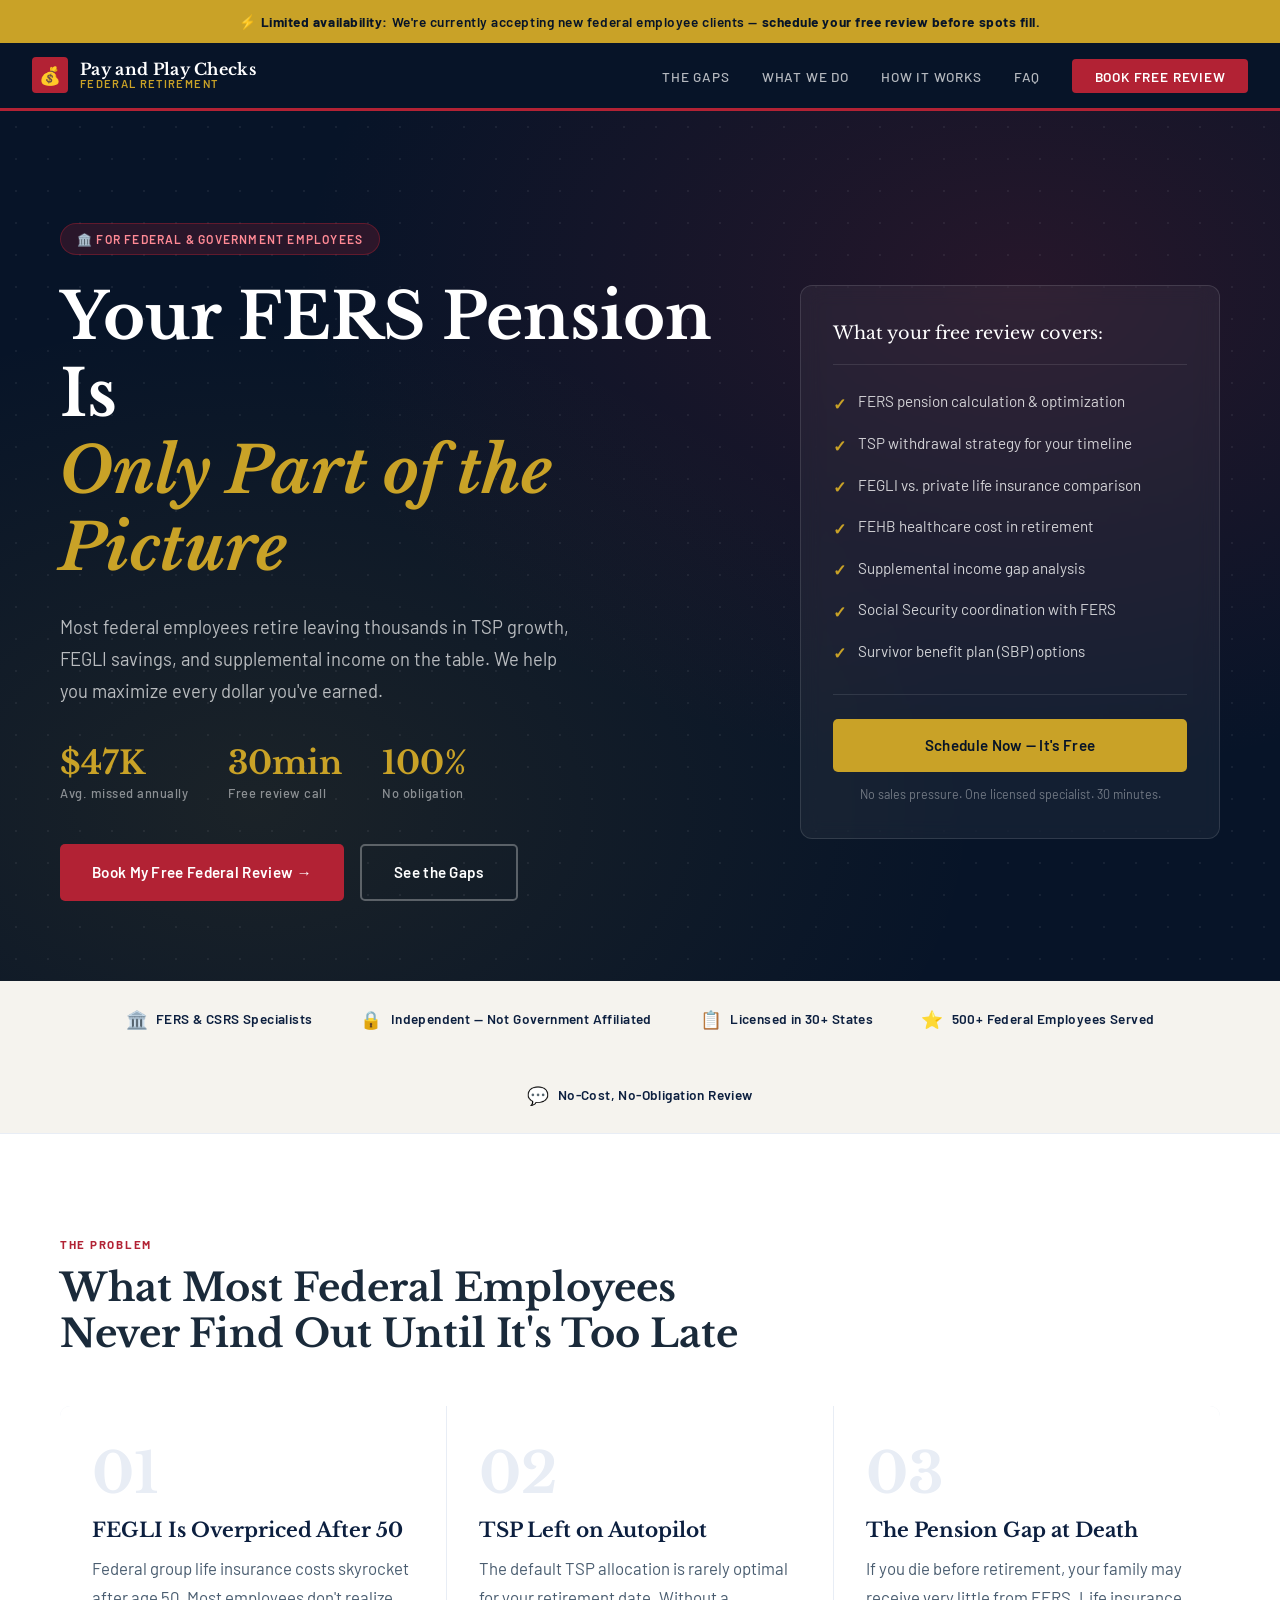
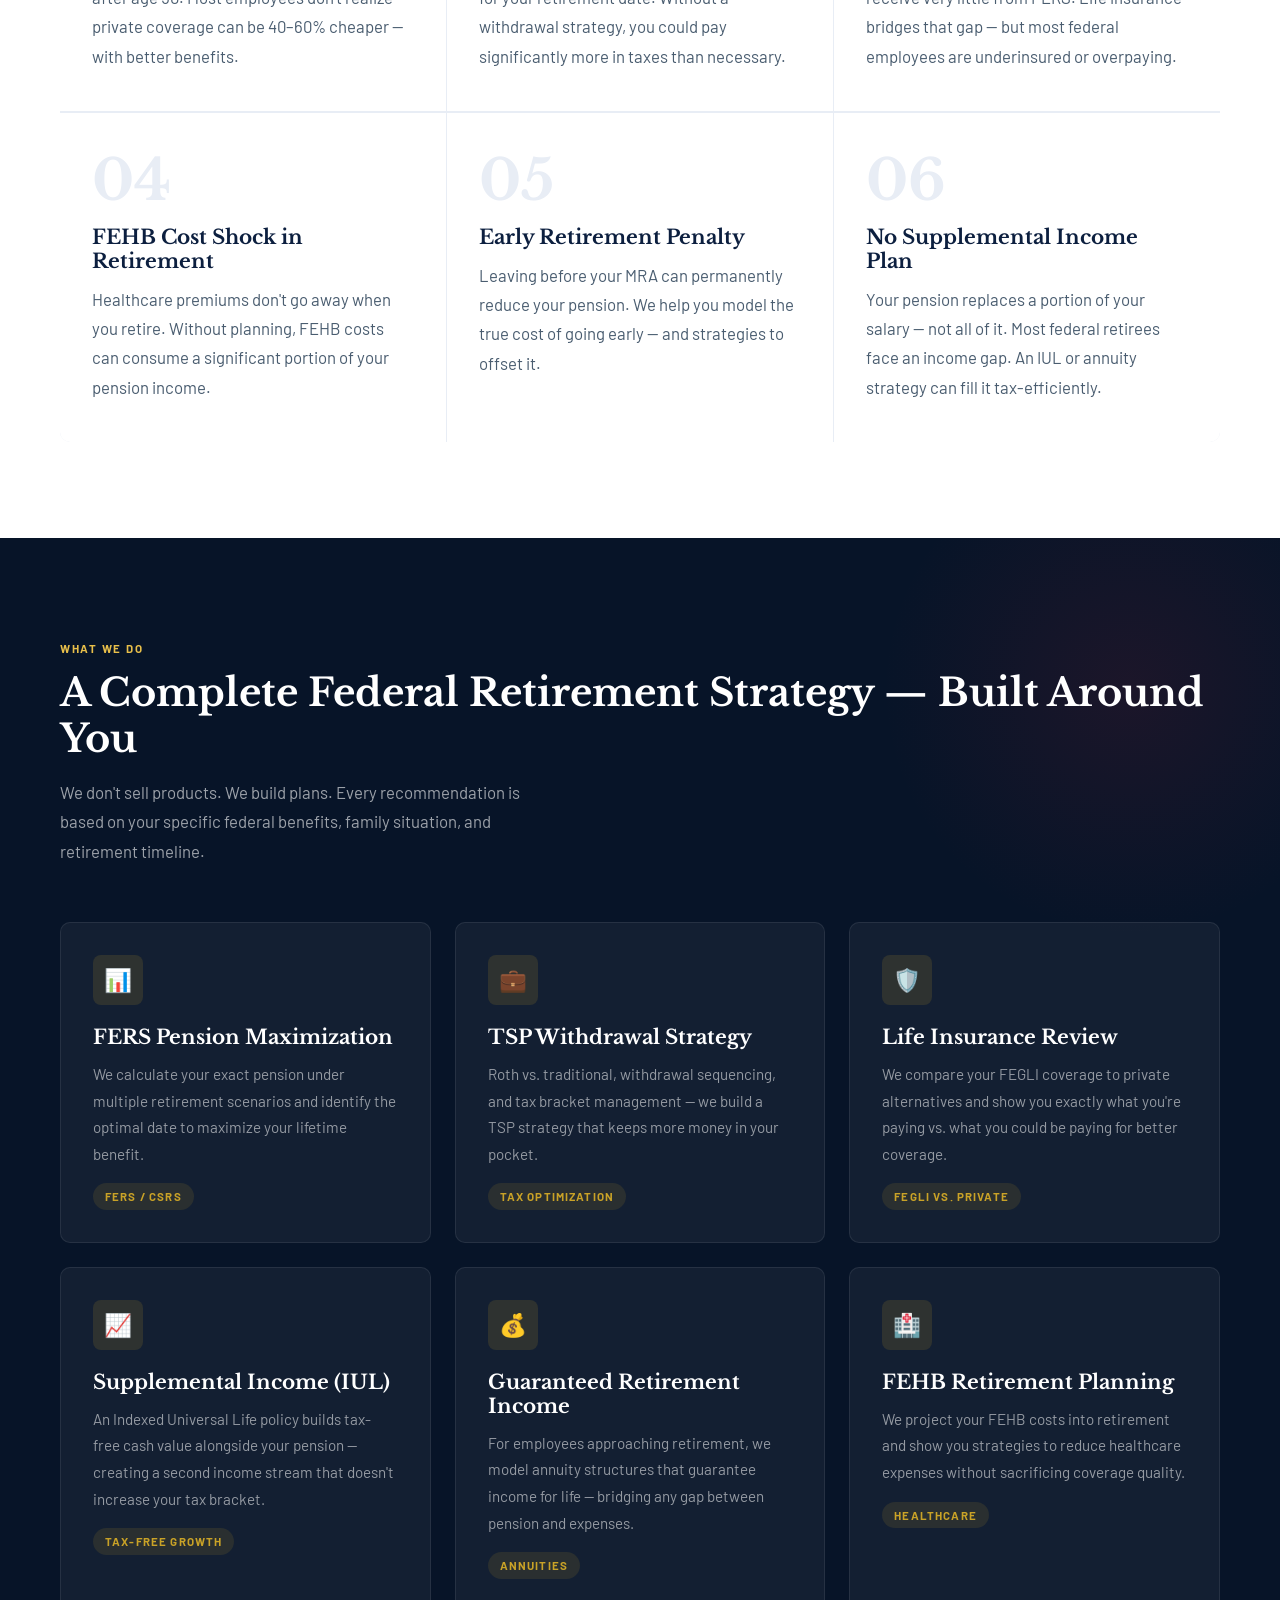
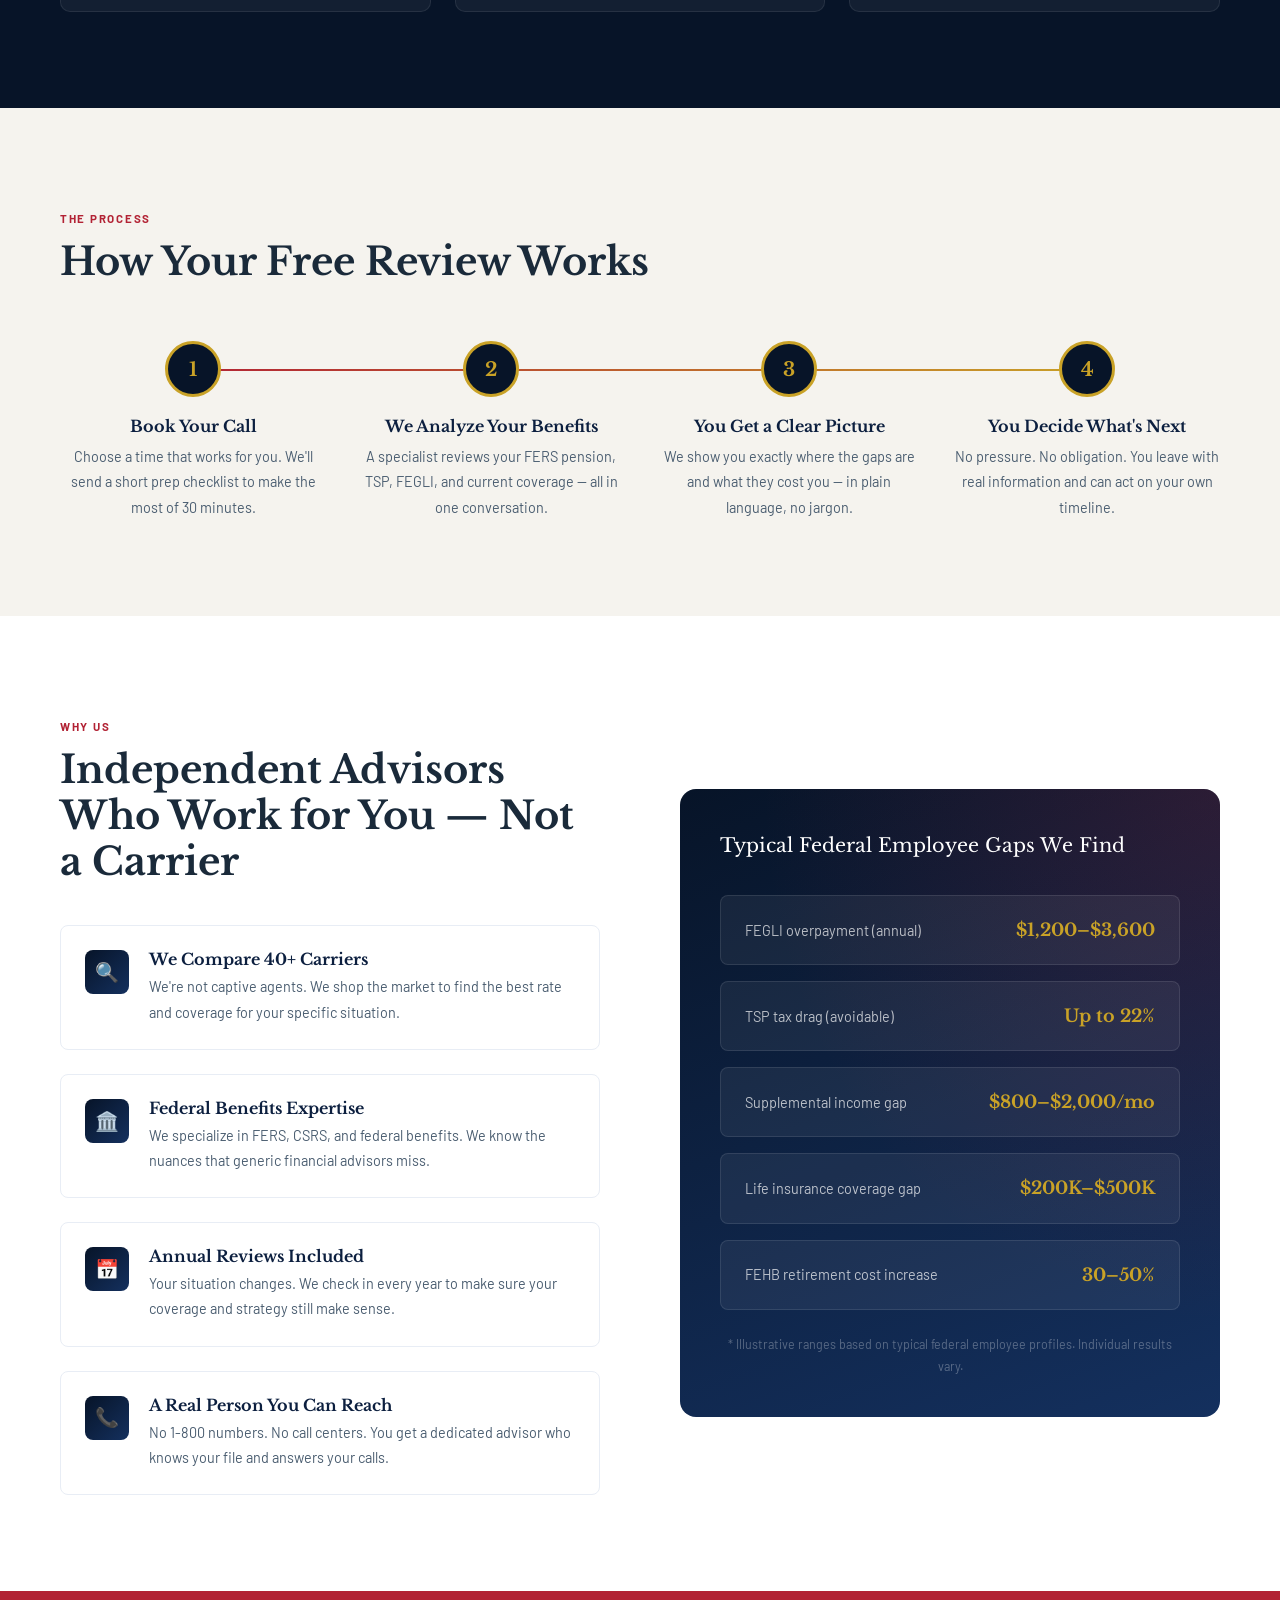
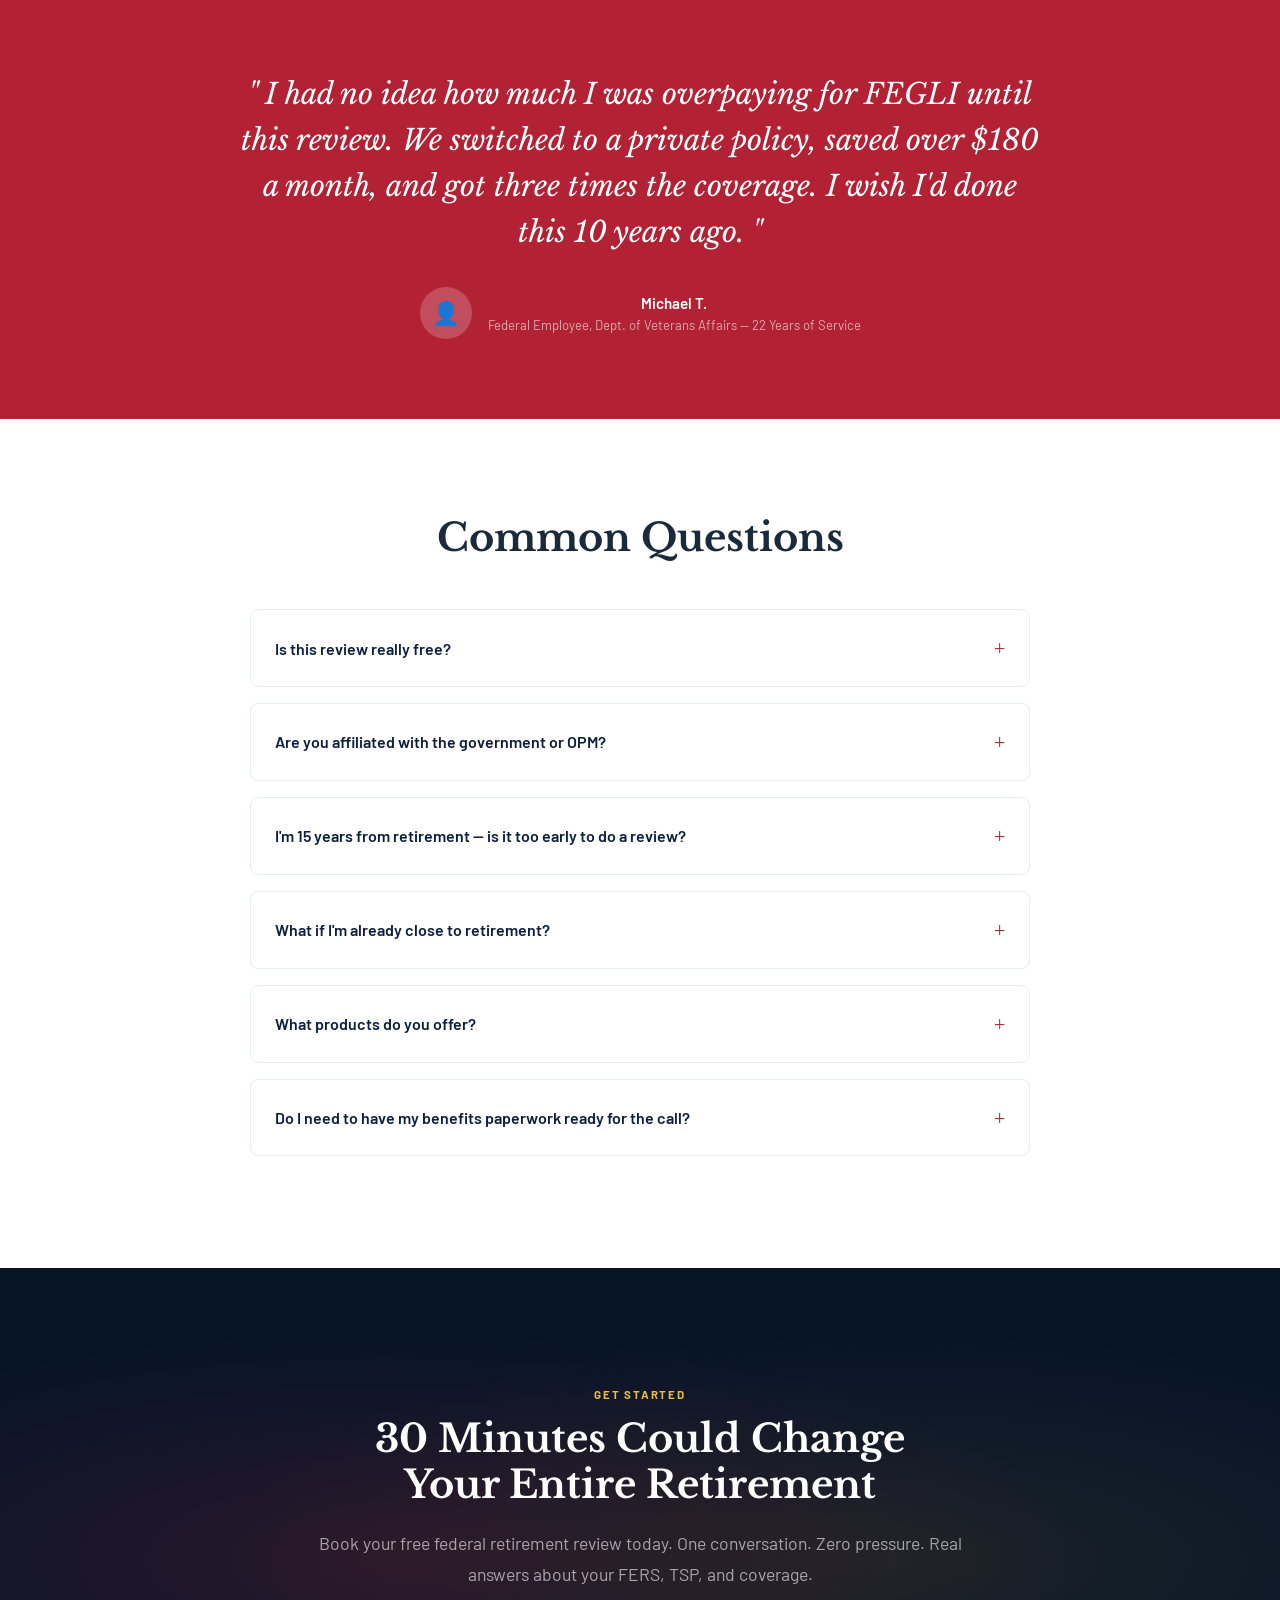
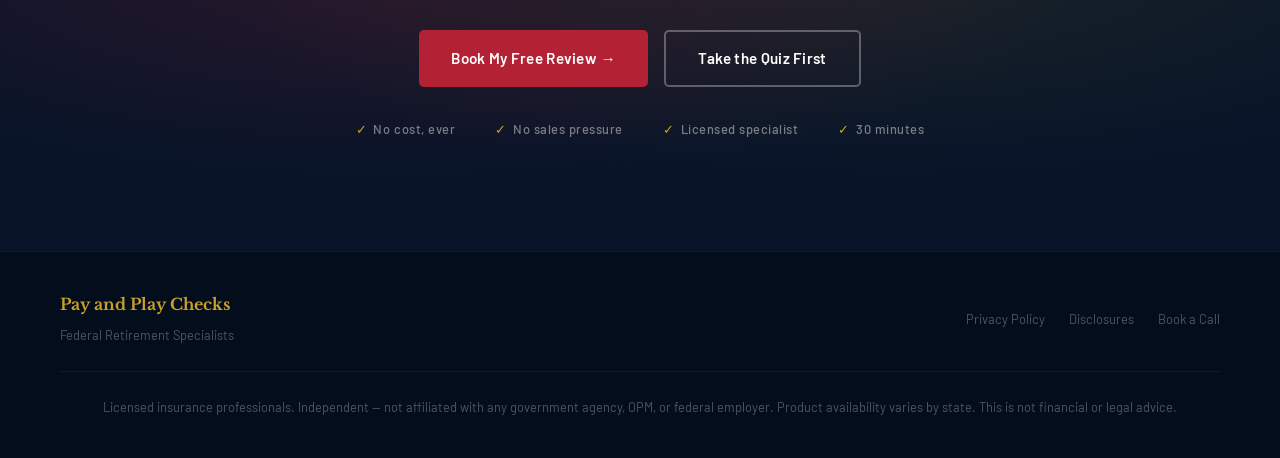
<file: federal/index.html>
<!DOCTYPE html>
<html lang="en">
<head>
  <meta charset="UTF-8">
  <meta name="viewport" content="width=device-width, initial-scale=1.0">
  <title>Federal Retirement Planning | Pay and Play Checks</title>
  <meta name="description" content="Maximize your FERS pension, TSP, and FEGLI benefits. Free federal retirement review for government employees.">
  <link rel="preconnect" href="https://fonts.googleapis.com">
  <link rel="preconnect" href="https://fonts.gstatic.com" crossorigin>
  <link href="https://fonts.googleapis.com/css2?family=Libre+Baskerville:ital,wght@0,400;0,700;1,400&family=Barlow:wght@300;400;500;600;700&display=swap" rel="stylesheet">

  <style>
    :root {
      --navy:       #0C1F3F;
      --navy-dark:  #071428;
      --navy-mid:   #14305E;
      --red:        #B22234;
      --red-light:  #D4324A;
      --gold:       #C9A227;
      --gold-light: #E8BF4A;
      --white:      #FFFFFF;
      --off-white:  #F5F3EE;
      --slate:      #8494A8;
      --slate-light:#E8EDF5;
      --text:       #1A2A3A;
    }

    *, *::before, *::after { box-sizing: border-box; margin: 0; padding: 0; }
    html { scroll-behavior: smooth; }

    body {
      font-family: 'Barlow', sans-serif;
      background: var(--white);
      color: var(--text);
      line-height: 1.6;
    }

    /* ── TYPOGRAPHY ── */
    h1, h2, h3 { font-family: 'Libre Baskerville', Georgia, serif; line-height: 1.2; }
    h1 { font-size: clamp(2.4rem, 5vw, 4rem); font-weight: 700; }
    h2 { font-size: clamp(1.8rem, 3vw, 2.8rem); font-weight: 700; }
    h3 { font-size: 1.25rem; font-weight: 700; }
    p  { font-size: 1.05rem; color: #4A5D70; line-height: 1.75; }

    /* ── LAYOUT ── */
    .container { max-width: 1160px; margin: 0 auto; padding: 0 2rem; }
    .section    { padding: 6rem 2rem; }

    /* ── NAV ── */
    .nav {
      position: sticky; top: 0; z-index: 100;
      background: var(--navy-dark);
      border-bottom: 3px solid var(--red);
      padding: 0 2rem;
      display: flex; justify-content: space-between; align-items: stretch;
      min-height: 68px;
    }
    .nav-brand {
      display: flex; align-items: center; gap: 0.75rem;
      text-decoration: none;
    }
    .nav-brand-icon {
      width: 36px; height: 36px;
      background: var(--red);
      border-radius: 4px;
      display: flex; align-items: center; justify-content: center;
      font-size: 1.1rem;
    }
    .nav-brand-text {
      display: flex; flex-direction: column; line-height: 1.1;
    }
    .nav-brand-top {
      font-family: 'Libre Baskerville', serif;
      color: var(--white);
      font-size: 1rem;
      font-weight: 700;
      letter-spacing: 0.02em;
    }
    .nav-brand-sub {
      color: var(--gold);
      font-size: 0.7rem;
      font-weight: 600;
      letter-spacing: 0.12em;
      text-transform: uppercase;
    }
    .nav-links {
      display: flex; align-items: center; gap: 2rem;
      list-style: none;
    }
    .nav-links a {
      color: rgba(255,255,255,.7);
      text-decoration: none;
      font-size: 0.85rem;
      font-weight: 500;
      letter-spacing: 0.06em;
      text-transform: uppercase;
      transition: color 0.2s;
    }
    .nav-links a:hover { color: var(--gold); }
    .nav-cta {
      background: var(--red) !important;
      color: var(--white) !important;
      padding: 0.55rem 1.4rem;
      border-radius: 4px;
      font-weight: 600 !important;
      transition: background 0.2s !important;
    }
    .nav-cta:hover { background: var(--red-light) !important; }

    /* ── ALERT BAR ── */
    .alert-bar {
      background: var(--gold);
      padding: 0.6rem 2rem;
      text-align: center;
    }
    .alert-bar p {
      color: var(--navy-dark);
      font-size: 0.85rem;
      font-weight: 600;
      letter-spacing: 0.04em;
      margin: 0;
    }
    .alert-bar strong { font-weight: 700; }

    /* ── HERO ── */
    .hero {
      background: var(--navy-dark);
      position: relative;
      overflow: hidden;
      padding: 7rem 2rem 5rem;
    }
    .hero::before {
      content: '';
      position: absolute; inset: 0;
      background:
        radial-gradient(ellipse at 80% 20%, rgba(178,34,52,.18) 0%, transparent 50%),
        radial-gradient(ellipse at 20% 80%, rgba(201,162,39,.1) 0%, transparent 50%);
      pointer-events: none;
    }
    /* Stars/dots texture */
    .hero::after {
      content: '';
      position: absolute; inset: 0;
      background-image: radial-gradient(rgba(255,255,255,.06) 1px, transparent 1px);
      background-size: 32px 32px;
      pointer-events: none;
    }
    .hero-inner {
      position: relative; z-index: 1;
      max-width: 1160px; margin: 0 auto;
      display: grid; grid-template-columns: 1fr 420px; gap: 4rem; align-items: center;
    }
    .hero-badge {
      display: inline-flex; align-items: center; gap: 0.5rem;
      background: rgba(178,34,52,.2);
      border: 1px solid rgba(178,34,52,.4);
      border-radius: 100px;
      padding: 0.35rem 1rem;
      margin-bottom: 1.5rem;
    }
    .hero-badge span {
      font-size: 0.75rem;
      font-weight: 600;
      letter-spacing: 0.1em;
      text-transform: uppercase;
      color: #FF8A95;
    }
    .hero h1 {
      color: var(--white);
      margin-bottom: 1.5rem;
    }
    .hero h1 em {
      font-style: italic;
      color: var(--gold);
    }
    .hero-sub {
      color: rgba(255,255,255,.7) !important;
      font-size: 1.15rem !important;
      margin-bottom: 2.5rem;
      max-width: 52ch;
    }
    .hero-stats {
      display: flex; gap: 2.5rem; margin-bottom: 2.5rem;
    }
    .hero-stat-num {
      font-family: 'Libre Baskerville', serif;
      font-size: 2rem;
      font-weight: 700;
      color: var(--gold);
      line-height: 1;
    }
    .hero-stat-label {
      font-size: 0.8rem;
      color: rgba(255,255,255,.5);
      font-weight: 500;
      letter-spacing: 0.04em;
      margin-top: 0.25rem;
    }
    .hero-actions { display: flex; gap: 1rem; flex-wrap: wrap; }

    /* ── BUTTONS ── */
    .btn {
      display: inline-flex; align-items: center; gap: 0.5rem;
      padding: 0.9rem 2rem;
      border-radius: 5px;
      font-family: 'Barlow', sans-serif;
      font-weight: 600;
      font-size: 0.95rem;
      text-decoration: none;
      cursor: pointer;
      border: none;
      transition: all 0.2s;
      letter-spacing: 0.02em;
    }
    .btn-red {
      background: var(--red);
      color: var(--white);
    }
    .btn-red:hover { background: var(--red-light); transform: translateY(-2px); box-shadow: 0 8px 24px rgba(178,34,52,.4); }
    .btn-gold {
      background: var(--gold);
      color: var(--navy-dark);
    }
    .btn-gold:hover { background: var(--gold-light); transform: translateY(-2px); }
    .btn-ghost {
      background: transparent;
      color: var(--white);
      border: 2px solid rgba(255,255,255,.3);
    }
    .btn-ghost:hover { border-color: var(--white); background: rgba(255,255,255,.08); }

    /* ── HERO CARD (right side) ── */
    .hero-card {
      background: rgba(255,255,255,.05);
      border: 1px solid rgba(255,255,255,.12);
      border-radius: 12px;
      padding: 2rem;
      backdrop-filter: blur(10px);
    }
    .hero-card-title {
      font-family: 'Libre Baskerville', serif;
      color: var(--white);
      font-size: 1.1rem;
      margin-bottom: 1.5rem;
      padding-bottom: 1rem;
      border-bottom: 1px solid rgba(255,255,255,.1);
    }
    .checklist { list-style: none; display: flex; flex-direction: column; gap: 0.9rem; }
    .checklist li {
      display: flex; align-items: flex-start; gap: 0.75rem;
      color: rgba(255,255,255,.8);
      font-size: 0.95rem;
    }
    .checklist li::before {
      content: '✓';
      color: var(--gold);
      font-weight: 700;
      font-size: 1rem;
      flex-shrink: 0;
      margin-top: 0.1rem;
    }
    .hero-card-cta {
      margin-top: 1.75rem;
      padding-top: 1.5rem;
      border-top: 1px solid rgba(255,255,255,.1);
    }
    .hero-card-cta .btn { width: 100%; justify-content: center; }
    .hero-card-note {
      text-align: center;
      font-size: 0.78rem;
      color: rgba(255,255,255,.4);
      margin-top: 0.75rem;
    }

    /* ── TRUST STRIP ── */
    .trust-strip {
      background: var(--off-white);
      border-bottom: 1px solid var(--slate-light);
      padding: 1.5rem 2rem;
    }
    .trust-items {
      max-width: 1160px; margin: 0 auto;
      display: flex; justify-content: center;
      gap: 3rem; flex-wrap: wrap;
      list-style: none;
    }
    .trust-items li {
      display: flex; align-items: center; gap: 0.5rem;
      font-size: 0.85rem;
      font-weight: 600;
      color: var(--navy);
      letter-spacing: 0.03em;
    }
    .trust-icon { font-size: 1.1rem; }

    /* ── PROBLEM SECTION ── */
    .problem-section {
      background: var(--white);
      padding: 6rem 2rem;
    }
    .problem-inner {
      max-width: 1160px; margin: 0 auto;
    }
    .section-label {
      display: inline-block;
      font-size: 0.72rem;
      font-weight: 700;
      letter-spacing: 0.15em;
      text-transform: uppercase;
      color: var(--red);
      margin-bottom: 0.75rem;
    }
    .problem-grid {
      display: grid;
      grid-template-columns: repeat(3, 1fr);
      gap: 1.5px;
      background: var(--slate-light);
      border-radius: 10px;
      overflow: hidden;
      margin-top: 3rem;
    }
    .problem-item {
      background: var(--white);
      padding: 2.5rem 2rem;
    }
    .problem-number {
      font-family: 'Libre Baskerville', serif;
      font-size: 3.5rem;
      font-weight: 700;
      color: var(--slate-light);
      line-height: 1;
      margin-bottom: 1rem;
    }
    .problem-item h3 { margin-bottom: 0.75rem; color: var(--navy); }

    /* ── SOLUTIONS ── */
    .solutions-section {
      background: var(--navy-dark);
      padding: 6rem 2rem;
      position: relative;
      overflow: hidden;
    }
    .solutions-section::before {
      content: '';
      position: absolute;
      top: -100px; right: -100px;
      width: 500px; height: 500px;
      background: radial-gradient(circle, rgba(178,34,52,.12) 0%, transparent 70%);
      pointer-events: none;
    }
    .solutions-inner { max-width: 1160px; margin: 0 auto; position: relative; z-index: 1; }
    .solutions-header { margin-bottom: 3.5rem; }
    .solutions-header h2 { color: var(--white); }
    .solutions-header p { color: rgba(255,255,255,.6) !important; max-width: 55ch; margin-top: 1rem; }
    .solutions-grid {
      display: grid;
      grid-template-columns: repeat(3, 1fr);
      gap: 1.5rem;
    }
    .solution-card {
      background: rgba(255,255,255,.05);
      border: 1px solid rgba(255,255,255,.08);
      border-radius: 10px;
      padding: 2rem;
      transition: border-color 0.2s, transform 0.2s;
    }
    .solution-card:hover {
      border-color: rgba(201,162,39,.4);
      transform: translateY(-4px);
    }
    .solution-icon {
      width: 50px; height: 50px;
      background: rgba(201,162,39,.15);
      border-radius: 8px;
      display: flex; align-items: center; justify-content: center;
      font-size: 1.4rem;
      margin-bottom: 1.25rem;
    }
    .solution-card h3 { color: var(--white); margin-bottom: 0.75rem; }
    .solution-card p { color: rgba(255,255,255,.55) !important; font-size: 0.95rem !important; }
    .solution-tag {
      display: inline-block;
      margin-top: 1rem;
      font-size: 0.72rem;
      font-weight: 700;
      letter-spacing: 0.1em;
      text-transform: uppercase;
      color: var(--gold);
      padding: 0.25rem 0.75rem;
      background: rgba(201,162,39,.12);
      border-radius: 100px;
    }

    /* ── HOW IT WORKS ── */
    .how-section { background: var(--off-white); padding: 6rem 2rem; }
    .how-inner { max-width: 1160px; margin: 0 auto; }
    .how-steps {
      display: grid;
      grid-template-columns: repeat(4, 1fr);
      gap: 2rem;
      margin-top: 3.5rem;
      position: relative;
    }
    .how-steps::before {
      content: '';
      position: absolute;
      top: 28px; left: 10%; right: 10%;
      height: 2px;
      background: linear-gradient(90deg, var(--red), var(--gold));
      z-index: 0;
    }
    .how-step { text-align: center; position: relative; z-index: 1; }
    .how-step-num {
      width: 56px; height: 56px;
      background: var(--navy-dark);
      border-radius: 50%;
      display: flex; align-items: center; justify-content: center;
      margin: 0 auto 1.25rem;
      font-family: 'Libre Baskerville', serif;
      font-size: 1.2rem;
      font-weight: 700;
      color: var(--gold);
      border: 3px solid var(--gold);
    }
    .how-step h3 { font-size: 1rem; margin-bottom: 0.5rem; color: var(--navy); }
    .how-step p { font-size: 0.9rem !important; }

    /* ── WHAT YOU GET ── */
    .benefits-section { background: var(--white); padding: 6rem 2rem; }
    .benefits-inner {
      max-width: 1160px; margin: 0 auto;
      display: grid; grid-template-columns: 1fr 1fr; gap: 5rem; align-items: center;
    }
    .benefits-list { display: flex; flex-direction: column; gap: 1.5rem; margin-top: 2.5rem; }
    .benefit-item {
      display: flex; gap: 1.25rem; align-items: flex-start;
      padding: 1.5rem;
      border: 1px solid var(--slate-light);
      border-radius: 8px;
      transition: box-shadow 0.2s, border-color 0.2s;
    }
    .benefit-item:hover {
      box-shadow: 0 4px 20px rgba(12,31,63,.08);
      border-color: rgba(178,34,52,.2);
    }
    .benefit-icon-wrap {
      width: 44px; height: 44px;
      background: linear-gradient(135deg, var(--navy-dark), var(--navy-mid));
      border-radius: 8px;
      display: flex; align-items: center; justify-content: center;
      font-size: 1.2rem;
      flex-shrink: 0;
    }
    .benefit-item h3 { font-size: 1rem; margin-bottom: 0.3rem; color: var(--navy); }
    .benefit-item p { font-size: 0.9rem !important; margin: 0; }
    .benefits-visual {
      background: linear-gradient(160deg, var(--navy-dark) 0%, var(--navy-mid) 100%);
      border-radius: 16px;
      padding: 2.5rem;
      position: relative;
      overflow: hidden;
    }
    .benefits-visual::before {
      content: '';
      position: absolute; inset: 0;
      background: radial-gradient(ellipse at top right, rgba(178,34,52,.2), transparent 60%);
    }
    .bv-title {
      font-family: 'Libre Baskerville', serif;
      color: var(--white);
      font-size: 1.2rem;
      margin-bottom: 2rem;
      position: relative; z-index: 1;
    }
    .bv-items { display: flex; flex-direction: column; gap: 1rem; position: relative; z-index: 1; }
    .bv-item {
      background: rgba(255,255,255,.06);
      border: 1px solid rgba(255,255,255,.1);
      border-radius: 8px;
      padding: 1.25rem 1.5rem;
      display: flex; justify-content: space-between; align-items: center;
    }
    .bv-item-label { color: rgba(255,255,255,.7); font-size: 0.9rem; }
    .bv-item-val {
      font-family: 'Libre Baskerville', serif;
      color: var(--gold);
      font-size: 1.1rem;
      font-weight: 700;
    }
    .bv-note {
      margin-top: 1.5rem;
      font-size: 0.78rem;
      color: rgba(255,255,255,.3);
      text-align: center;
      position: relative; z-index: 1;
    }

    /* ── TESTIMONIAL ── */
    .testimonial-section {
      background: var(--red);
      padding: 5rem 2rem;
    }
    .testimonial-inner { max-width: 800px; margin: 0 auto; text-align: center; }
    .testimonial-quote {
      font-family: 'Libre Baskerville', serif;
      font-size: clamp(1.3rem, 2.5vw, 1.8rem);
      font-style: italic;
      color: var(--white);
      line-height: 1.6;
      margin-bottom: 2rem;
    }
    .testimonial-quote::before { content: '"'; }
    .testimonial-quote::after  { content: '"'; }
    .testimonial-author {
      display: flex; align-items: center; justify-content: center; gap: 1rem;
    }
    .testimonial-avatar {
      width: 52px; height: 52px;
      background: rgba(255,255,255,.2);
      border-radius: 50%;
      display: flex; align-items: center; justify-content: center;
      font-size: 1.4rem;
    }
    .testimonial-name { color: var(--white); font-weight: 600; font-size: 0.95rem; }
    .testimonial-role { color: rgba(255,255,255,.6); font-size: 0.82rem; }

    /* ── FAQ ── */
    .faq-section { background: var(--white); padding: 6rem 2rem; }
    .faq-inner { max-width: 780px; margin: 0 auto; }
    .faq-inner h2 { text-align: center; margin-bottom: 3rem; }
    details {
      border: 1px solid var(--slate-light);
      border-radius: 8px;
      margin-bottom: 1rem;
      overflow: hidden;
    }
    details[open] { border-color: rgba(178,34,52,.3); }
    summary {
      padding: 1.25rem 1.5rem;
      font-weight: 600;
      font-size: 1rem;
      cursor: pointer;
      color: var(--navy);
      list-style: none;
      display: flex; justify-content: space-between; align-items: center;
    }
    summary::-webkit-details-marker { display: none; }
    summary::after {
      content: '+';
      font-size: 1.4rem;
      color: var(--red);
      font-weight: 300;
      transition: transform 0.2s;
    }
    details[open] summary::after { content: '−'; }
    .faq-answer {
      padding: 0 1.5rem 1.5rem;
      color: #4A5D70;
      font-size: 0.95rem;
      line-height: 1.75;
    }

    /* ── FINAL CTA ── */
    .cta-section {
      background: var(--navy-dark);
      padding: 7rem 2rem;
      position: relative;
      overflow: hidden;
    }
    .cta-section::before {
      content: '';
      position: absolute; inset: 0;
      background:
        radial-gradient(ellipse at 30% 50%, rgba(178,34,52,.2), transparent 55%),
        radial-gradient(ellipse at 70% 50%, rgba(201,162,39,.1), transparent 55%);
    }
    .cta-inner {
      max-width: 700px; margin: 0 auto;
      text-align: center; position: relative; z-index: 1;
    }
    .cta-inner h2 { color: var(--white); margin-bottom: 1.25rem; }
    .cta-inner p { color: rgba(255,255,255,.6) !important; font-size: 1.1rem !important; margin-bottom: 2.5rem; }
    .cta-actions { display: flex; gap: 1rem; justify-content: center; flex-wrap: wrap; }
    .cta-reassurance {
      margin-top: 2rem;
      display: flex; justify-content: center; gap: 2.5rem; flex-wrap: wrap;
    }
    .cta-reassurance span {
      color: rgba(255,255,255,.45);
      font-size: 0.8rem;
      font-weight: 500;
      letter-spacing: 0.04em;
      display: flex; align-items: center; gap: 0.4rem;
    }
    .cta-reassurance span::before { content: '✓'; color: var(--gold); }

    /* ── FOOTER ── */
    .footer {
      background: #040D1C;
      padding: 2.5rem 2rem;
      border-top: 1px solid rgba(255,255,255,.06);
    }
    .footer-inner {
      max-width: 1160px; margin: 0 auto;
      display: flex; justify-content: space-between; align-items: center;
      flex-wrap: wrap; gap: 1rem;
    }
    .footer-brand {
      font-family: 'Libre Baskerville', serif;
      color: var(--gold);
      font-size: 1rem;
      font-weight: 700;
    }
    .footer p {
      color: rgba(255,255,255,.3) !important;
      font-size: 0.8rem !important;
    }
    .footer-links { display: flex; gap: 1.5rem; }
    .footer-links a { color: rgba(255,255,255,.3); text-decoration: none; font-size: 0.8rem; }
    .footer-links a:hover { color: var(--gold); }

    /* ── ANIMATIONS ── */
    @keyframes fadeUp {
      from { opacity: 0; transform: translateY(28px); }
      to   { opacity: 1; transform: translateY(0); }
    }
    .fade-up { animation: fadeUp 0.65s ease both; }
    .d1 { animation-delay: 0.1s; }
    .d2 { animation-delay: 0.2s; }
    .d3 { animation-delay: 0.3s; }
    .d4 { animation-delay: 0.4s; }

    /* ── RESPONSIVE ── */
    @media (max-width: 900px) {
      .hero-inner { grid-template-columns: 1fr; }
      .hero-card  { display: none; }
      .solutions-grid { grid-template-columns: 1fr 1fr; }
      .how-steps  { grid-template-columns: 1fr 1fr; }
      .how-steps::before { display: none; }
      .benefits-inner { grid-template-columns: 1fr; }
      .benefits-visual { display: none; }
      .problem-grid { grid-template-columns: 1fr; }
    }
    @media (max-width: 600px) {
      .nav-links { display: none; }
      .solutions-grid { grid-template-columns: 1fr; }
      .how-steps { grid-template-columns: 1fr; }
      .trust-items { gap: 1.25rem; }
    }
  </style>
</head>
<body>

<!-- ── ALERT BAR ── -->
<div class="alert-bar">
  <p>⚡ <strong>Limited availability:</strong> We're currently accepting new federal employee clients — <strong>schedule your free review before spots fill.</strong></p>
</div>

<!-- ── NAV ── -->
<nav class="nav">
  <a href="/" class="nav-brand">
    <div class="nav-brand-icon">💰</div>
    <div class="nav-brand-text">
      <span class="nav-brand-top">Pay and Play Checks</span>
      <span class="nav-brand-sub">Federal Retirement</span>
    </div>
  </a>
  <ul class="nav-links">
    <li><a href="#problems">The Gaps</a></li>
    <li><a href="#solutions">What We Do</a></li>
    <li><a href="#how">How It Works</a></li>
    <li><a href="#faq">FAQ</a></li>
    <li><a href="https://calendly.com/johnrussofinancial/30min" target="_blank" class="nav-cta">Book Free Review</a></li>
  </ul>
</nav>

<!-- ── HERO ── -->
<section class="hero">
  <div class="hero-inner">
    <div>
      <div class="hero-badge fade-up">
        <span>🏛️ For Federal &amp; Government Employees</span>
      </div>
      <h1 class="fade-up d1">
        Your FERS Pension Is<br>
        <em>Only Part of the Picture</em>
      </h1>
      <p class="hero-sub fade-up d2">
        Most federal employees retire leaving thousands in TSP growth,
        FEGLI savings, and supplemental income on the table.
        We help you maximize every dollar you've earned.
      </p>
      <div class="hero-stats fade-up d2">
        <div>
          <div class="hero-stat-num">$47K</div>
          <div class="hero-stat-label">Avg. missed annually</div>
        </div>
        <div>
          <div class="hero-stat-num">30min</div>
          <div class="hero-stat-label">Free review call</div>
        </div>
        <div>
          <div class="hero-stat-num">100%</div>
          <div class="hero-stat-label">No obligation</div>
        </div>
      </div>
      <div class="hero-actions fade-up d3">
        <a href="quiz.html" class="btn btn-red">
          Book My Free Federal Review →
        </a>
        <a href="#problems" class="btn btn-ghost">See the Gaps</a>
      </div>
    </div>

    <!-- Right side card -->
    <div class="hero-card fade-up d4">
      <p class="hero-card-title">What your free review covers:</p>
      <ul class="checklist">
        <li>FERS pension calculation &amp; optimization</li>
        <li>TSP withdrawal strategy for your timeline</li>
        <li>FEGLI vs. private life insurance comparison</li>
        <li>FEHB healthcare cost in retirement</li>
        <li>Supplemental income gap analysis</li>
        <li>Social Security coordination with FERS</li>
        <li>Survivor benefit plan (SBP) options</li>
      </ul>
      <div class="hero-card-cta">
        <a href="quiz.html" class="btn btn-gold">
          Schedule Now — It's Free
        </a>
        <p class="hero-card-note">No sales pressure. One licensed specialist. 30 minutes.</p>
      </div>
    </div>
  </div>
</section>

<!-- ── TRUST STRIP ── -->
<div class="trust-strip">
  <ul class="trust-items">
    <li><span class="trust-icon">🏛️</span> FERS &amp; CSRS Specialists</li>
    <li><span class="trust-icon">🔒</span> Independent — Not Government Affiliated</li>
    <li><span class="trust-icon">📋</span> Licensed in 30+ States</li>
    <li><span class="trust-icon">⭐</span> 500+ Federal Employees Served</li>
    <li><span class="trust-icon">💬</span> No-Cost, No-Obligation Review</li>
  </ul>
</div>

<!-- ── PROBLEMS ── -->
<section id="problems" class="problem-section">
  <div class="problem-inner">
    <span class="section-label">The Problem</span>
    <h2>What Most Federal Employees<br>Never Find Out Until It's Too Late</h2>
    <div class="problem-grid">
      <div class="problem-item">
        <div class="problem-number">01</div>
        <h3>FEGLI Is Overpriced After 50</h3>
        <p>Federal group life insurance costs skyrocket after age 50. Most employees don't realize private coverage can be 40–60% cheaper — with better benefits.</p>
      </div>
      <div class="problem-item">
        <div class="problem-number">02</div>
        <h3>TSP Left on Autopilot</h3>
        <p>The default TSP allocation is rarely optimal for your retirement date. Without a withdrawal strategy, you could pay significantly more in taxes than necessary.</p>
      </div>
      <div class="problem-item">
        <div class="problem-number">03</div>
        <h3>The Pension Gap at Death</h3>
        <p>If you die before retirement, your family may receive very little from FERS. Life insurance bridges that gap — but most federal employees are underinsured or overpaying.</p>
      </div>
      <div class="problem-item">
        <div class="problem-number">04</div>
        <h3>FEHB Cost Shock in Retirement</h3>
        <p>Healthcare premiums don't go away when you retire. Without planning, FEHB costs can consume a significant portion of your pension income.</p>
      </div>
      <div class="problem-item">
        <div class="problem-number">05</div>
        <h3>Early Retirement Penalty</h3>
        <p>Leaving before your MRA can permanently reduce your pension. We help you model the true cost of going early — and strategies to offset it.</p>
      </div>
      <div class="problem-item">
        <div class="problem-number">06</div>
        <h3>No Supplemental Income Plan</h3>
        <p>Your pension replaces a portion of your salary — not all of it. Most federal retirees face an income gap. An IUL or annuity strategy can fill it tax-efficiently.</p>
      </div>
    </div>
  </div>
</section>

<!-- ── SOLUTIONS ── -->
<section id="solutions" class="solutions-section">
  <div class="solutions-inner">
    <div class="solutions-header">
      <span class="section-label" style="color: var(--gold-light);">What We Do</span>
      <h2>A Complete Federal Retirement Strategy — Built Around You</h2>
      <p>We don't sell products. We build plans. Every recommendation is based on your specific federal benefits, family situation, and retirement timeline.</p>
    </div>
    <div class="solutions-grid">
      <div class="solution-card">
        <div class="solution-icon">📊</div>
        <h3>FERS Pension Maximization</h3>
        <p>We calculate your exact pension under multiple retirement scenarios and identify the optimal date to maximize your lifetime benefit.</p>
        <span class="solution-tag">FERS / CSRS</span>
      </div>
      <div class="solution-card">
        <div class="solution-icon">💼</div>
        <h3>TSP Withdrawal Strategy</h3>
        <p>Roth vs. traditional, withdrawal sequencing, and tax bracket management — we build a TSP strategy that keeps more money in your pocket.</p>
        <span class="solution-tag">Tax Optimization</span>
      </div>
      <div class="solution-card">
        <div class="solution-icon">🛡️</div>
        <h3>Life Insurance Review</h3>
        <p>We compare your FEGLI coverage to private alternatives and show you exactly what you're paying vs. what you could be paying for better coverage.</p>
        <span class="solution-tag">FEGLI vs. Private</span>
      </div>
      <div class="solution-card">
        <div class="solution-icon">📈</div>
        <h3>Supplemental Income (IUL)</h3>
        <p>An Indexed Universal Life policy builds tax-free cash value alongside your pension — creating a second income stream that doesn't increase your tax bracket.</p>
        <span class="solution-tag">Tax-Free Growth</span>
      </div>
      <div class="solution-card">
        <div class="solution-icon">💰</div>
        <h3>Guaranteed Retirement Income</h3>
        <p>For employees approaching retirement, we model annuity structures that guarantee income for life — bridging any gap between pension and expenses.</p>
        <span class="solution-tag">Annuities</span>
      </div>
      <div class="solution-card">
        <div class="solution-icon">🏥</div>
        <h3>FEHB Retirement Planning</h3>
        <p>We project your FEHB costs into retirement and show you strategies to reduce healthcare expenses without sacrificing coverage quality.</p>
        <span class="solution-tag">Healthcare</span>
      </div>
    </div>
  </div>
</section>

<!-- ── HOW IT WORKS ── -->
<section id="how" class="how-section">
  <div class="how-inner">
    <span class="section-label">The Process</span>
    <h2>How Your Free Review Works</h2>
    <div class="how-steps">
      <div class="how-step">
        <div class="how-step-num">1</div>
        <h3>Book Your Call</h3>
        <p>Choose a time that works for you. We'll send a short prep checklist to make the most of 30 minutes.</p>
      </div>
      <div class="how-step">
        <div class="how-step-num">2</div>
        <h3>We Analyze Your Benefits</h3>
        <p>A specialist reviews your FERS pension, TSP, FEGLI, and current coverage — all in one conversation.</p>
      </div>
      <div class="how-step">
        <div class="how-step-num">3</div>
        <h3>You Get a Clear Picture</h3>
        <p>We show you exactly where the gaps are and what they cost you — in plain language, no jargon.</p>
      </div>
      <div class="how-step">
        <div class="how-step-num">4</div>
        <h3>You Decide What's Next</h3>
        <p>No pressure. No obligation. You leave with real information and can act on your own timeline.</p>
      </div>
    </div>
  </div>
</section>

<!-- ── BENEFITS ── -->
<section class="benefits-section">
  <div class="benefits-inner">
    <div>
      <span class="section-label">Why Us</span>
      <h2>Independent Advisors Who Work for You — Not a Carrier</h2>
      <div class="benefits-list">
        <div class="benefit-item">
          <div class="benefit-icon-wrap">🔍</div>
          <div>
            <h3>We Compare 40+ Carriers</h3>
            <p>We're not captive agents. We shop the market to find the best rate and coverage for your specific situation.</p>
          </div>
        </div>
        <div class="benefit-item">
          <div class="benefit-icon-wrap">🏛️</div>
          <div>
            <h3>Federal Benefits Expertise</h3>
            <p>We specialize in FERS, CSRS, and federal benefits. We know the nuances that generic financial advisors miss.</p>
          </div>
        </div>
        <div class="benefit-item">
          <div class="benefit-icon-wrap">📅</div>
          <div>
            <h3>Annual Reviews Included</h3>
            <p>Your situation changes. We check in every year to make sure your coverage and strategy still make sense.</p>
          </div>
        </div>
        <div class="benefit-item">
          <div class="benefit-icon-wrap">📞</div>
          <div>
            <h3>A Real Person You Can Reach</h3>
            <p>No 1-800 numbers. No call centers. You get a dedicated advisor who knows your file and answers your calls.</p>
          </div>
        </div>
      </div>
    </div>

    <!-- Visual -->
    <div class="benefits-visual">
      <p class="bv-title">Typical Federal Employee Gaps We Find</p>
      <div class="bv-items">
        <div class="bv-item">
          <span class="bv-item-label">FEGLI overpayment (annual)</span>
          <span class="bv-item-val">$1,200–$3,600</span>
        </div>
        <div class="bv-item">
          <span class="bv-item-label">TSP tax drag (avoidable)</span>
          <span class="bv-item-val">Up to 22%</span>
        </div>
        <div class="bv-item">
          <span class="bv-item-label">Supplemental income gap</span>
          <span class="bv-item-val">$800–$2,000/mo</span>
        </div>
        <div class="bv-item">
          <span class="bv-item-label">Life insurance coverage gap</span>
          <span class="bv-item-val">$200K–$500K</span>
        </div>
        <div class="bv-item">
          <span class="bv-item-label">FEHB retirement cost increase</span>
          <span class="bv-item-val">30–50%</span>
        </div>
      </div>
      <p class="bv-note">* Illustrative ranges based on typical federal employee profiles. Individual results vary.</p>
    </div>
  </div>
</section>

<!-- ── TESTIMONIAL ── -->
<section class="testimonial-section">
  <div class="testimonial-inner">
    <p class="testimonial-quote">
      I had no idea how much I was overpaying for FEGLI until this review. 
      We switched to a private policy, saved over $180 a month, and got 
      three times the coverage. I wish I'd done this 10 years ago.
    </p>
    <div class="testimonial-author">
      <div class="testimonial-avatar">👤</div>
      <div>
        <div class="testimonial-name">Michael T.</div>
        <div class="testimonial-role">Federal Employee, Dept. of Veterans Affairs — 22 Years of Service</div>
      </div>
    </div>
  </div>
</section>

<!-- ── FAQ ── -->
<section id="faq" class="faq-section">
  <div class="faq-inner">
    <h2>Common Questions</h2>

    <details>
      <summary>Is this review really free?</summary>
      <div class="faq-answer">Yes, completely. There's no charge for the consultation and no obligation to purchase anything. We believe in earning your trust before asking for your business.</div>
    </details>

    <details>
      <summary>Are you affiliated with the government or OPM?</summary>
      <div class="faq-answer">No. We are independent, licensed insurance and financial professionals. We are not affiliated with any government agency, OPM, or federal employer. We work for you.</div>
    </details>

    <details>
      <summary>I'm 15 years from retirement — is it too early to do a review?</summary>
      <div class="faq-answer">Actually, the earlier the better. The most impactful changes — like building supplemental income through an IUL or reducing FEGLI costs — work best when started early. Waiting until you're 2 years out limits your options significantly.</div>
    </details>

    <details>
      <summary>What if I'm already close to retirement?</summary>
      <div class="faq-answer">We work with federal employees at every stage, including those retiring within 1–2 years. There are still meaningful optimizations available around TSP withdrawal strategy, SBP decisions, and FEHB coverage that can significantly impact your retirement income.</div>
    </details>

    <details>
      <summary>What products do you offer?</summary>
      <div class="faq-answer">We offer life insurance (term and permanent), Indexed Universal Life (IUL) policies, and annuities — all selected independently from 40+ carriers. Every recommendation is based on what's best for your situation, not what pays us the most commission.</div>
    </details>

    <details>
      <summary>Do I need to have my benefits paperwork ready for the call?</summary>
      <div class="faq-answer">Not necessarily. When you book, we'll send a short prep guide with helpful items to have on hand. But even without documents, we can give you a solid overview and identify your likely gaps in the first call.</div>
    </details>
  </div>
</section>

<!-- ── FINAL CTA ── -->
<section class="cta-section">
  <div class="cta-inner">
    <span class="section-label" style="color:var(--gold-light);">Get Started</span>
    <h2 style="color:white;">30 Minutes Could Change<br>Your Entire Retirement</h2>
    <p>Book your free federal retirement review today. One conversation. Zero pressure. Real answers about your FERS, TSP, and coverage.</p>
    <div class="cta-actions">
      <a href="quiz.html" class="btn btn-red">
        Book My Free Review →
      </a>
      <a href="quiz.html" class="btn btn-ghost">
        Take the Quiz First
      </a>
    </div>
    <div class="cta-reassurance">
      <span>No cost, ever</span>
      <span>No sales pressure</span>
      <span>Licensed specialist</span>
      <span>30 minutes</span>
    </div>
  </div>
</section>

<!-- ── FOOTER ── -->
<footer class="footer">
  <div class="footer-inner">
    <div>
      <div class="footer-brand">Pay and Play Checks</div>
      <p style="margin-top:0.4rem;">Federal Retirement Specialists</p>
    </div>
    <div class="footer-links">
      <a href="/privacy.html">Privacy Policy</a>
      <a href="/disclosures.html">Disclosures</a>
      <a href="quiz.html">Book a Call</a>
    </div>
  </div>
  <div style="max-width:1160px;margin:1.5rem auto 0;padding-top:1.5rem;border-top:1px solid rgba(255,255,255,.06);">
    <p style="font-size:0.75rem;color:rgba(255,255,255,.2);text-align:center;">
      Licensed insurance professionals. Independent — not affiliated with any government agency, OPM, or federal employer. 
      Product availability varies by state. This is not financial or legal advice.
    </p>
  </div>
</footer>

</body>
</html>
</file>
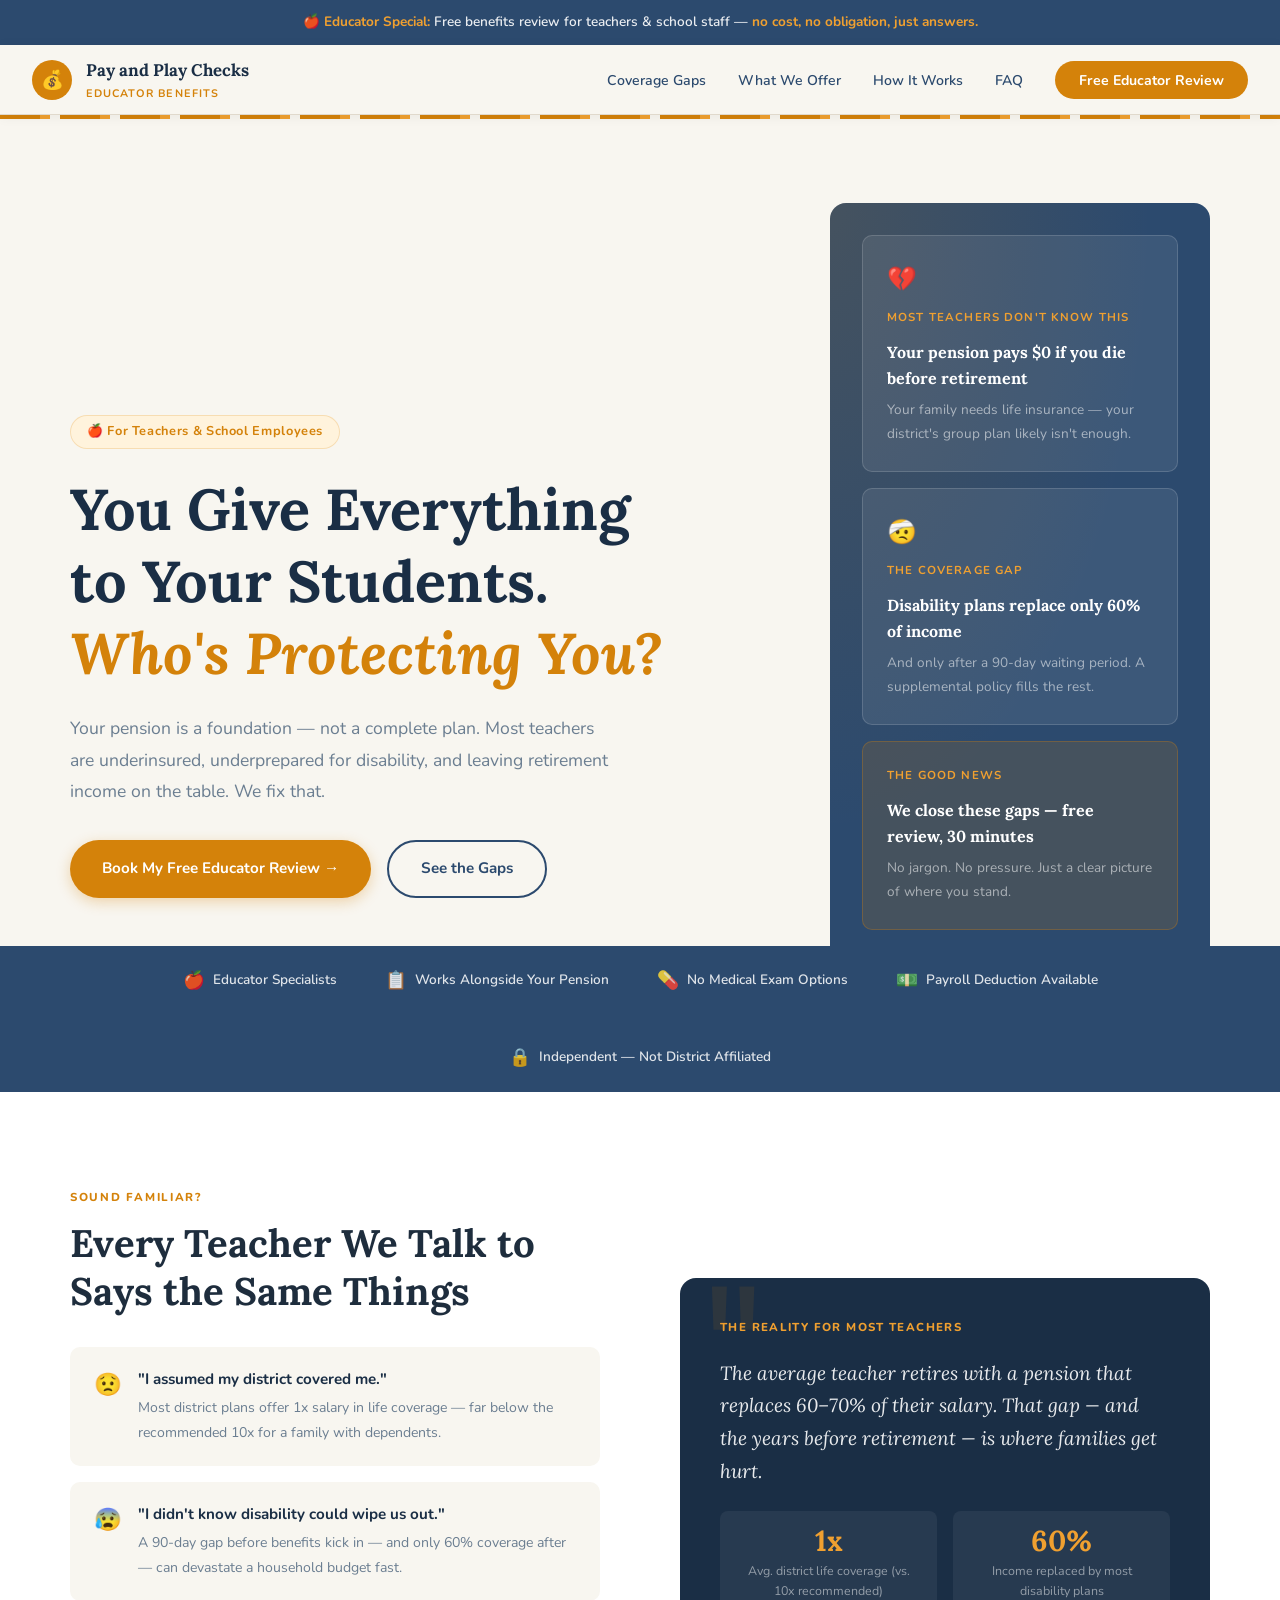
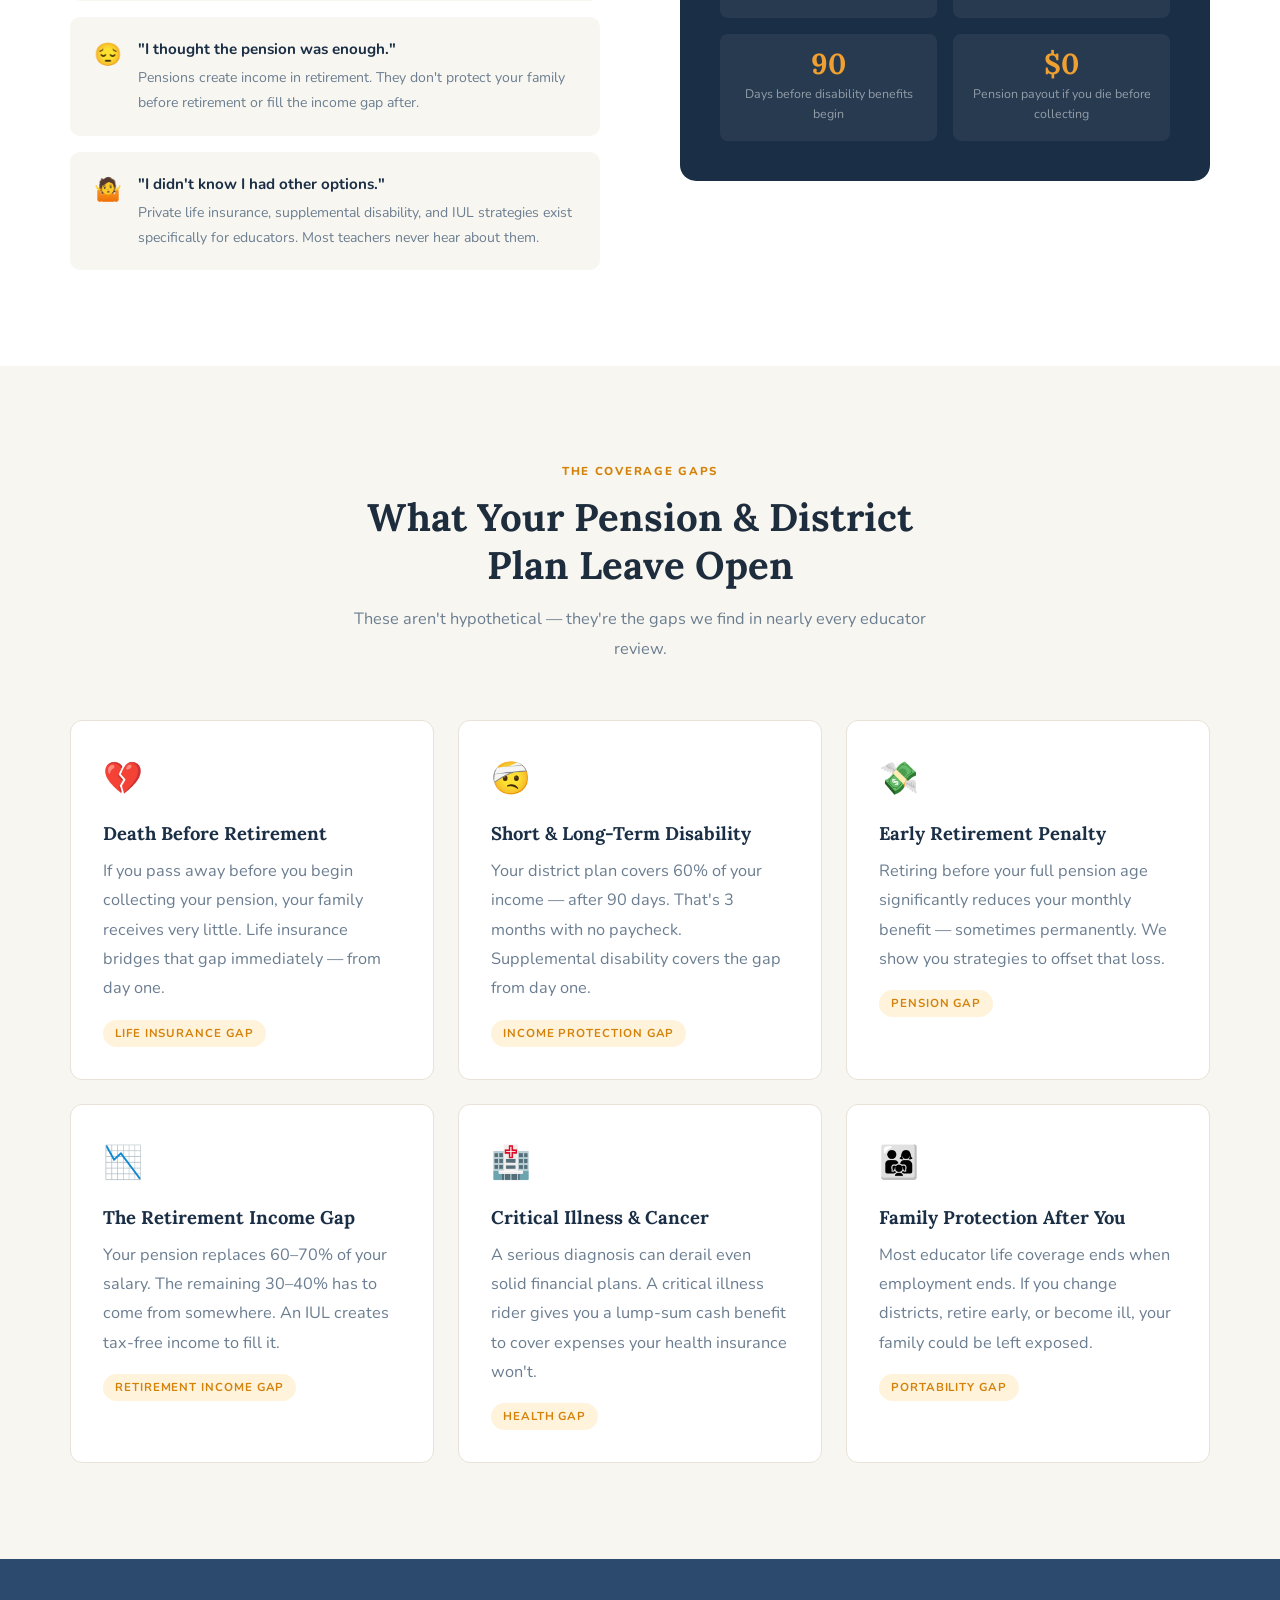
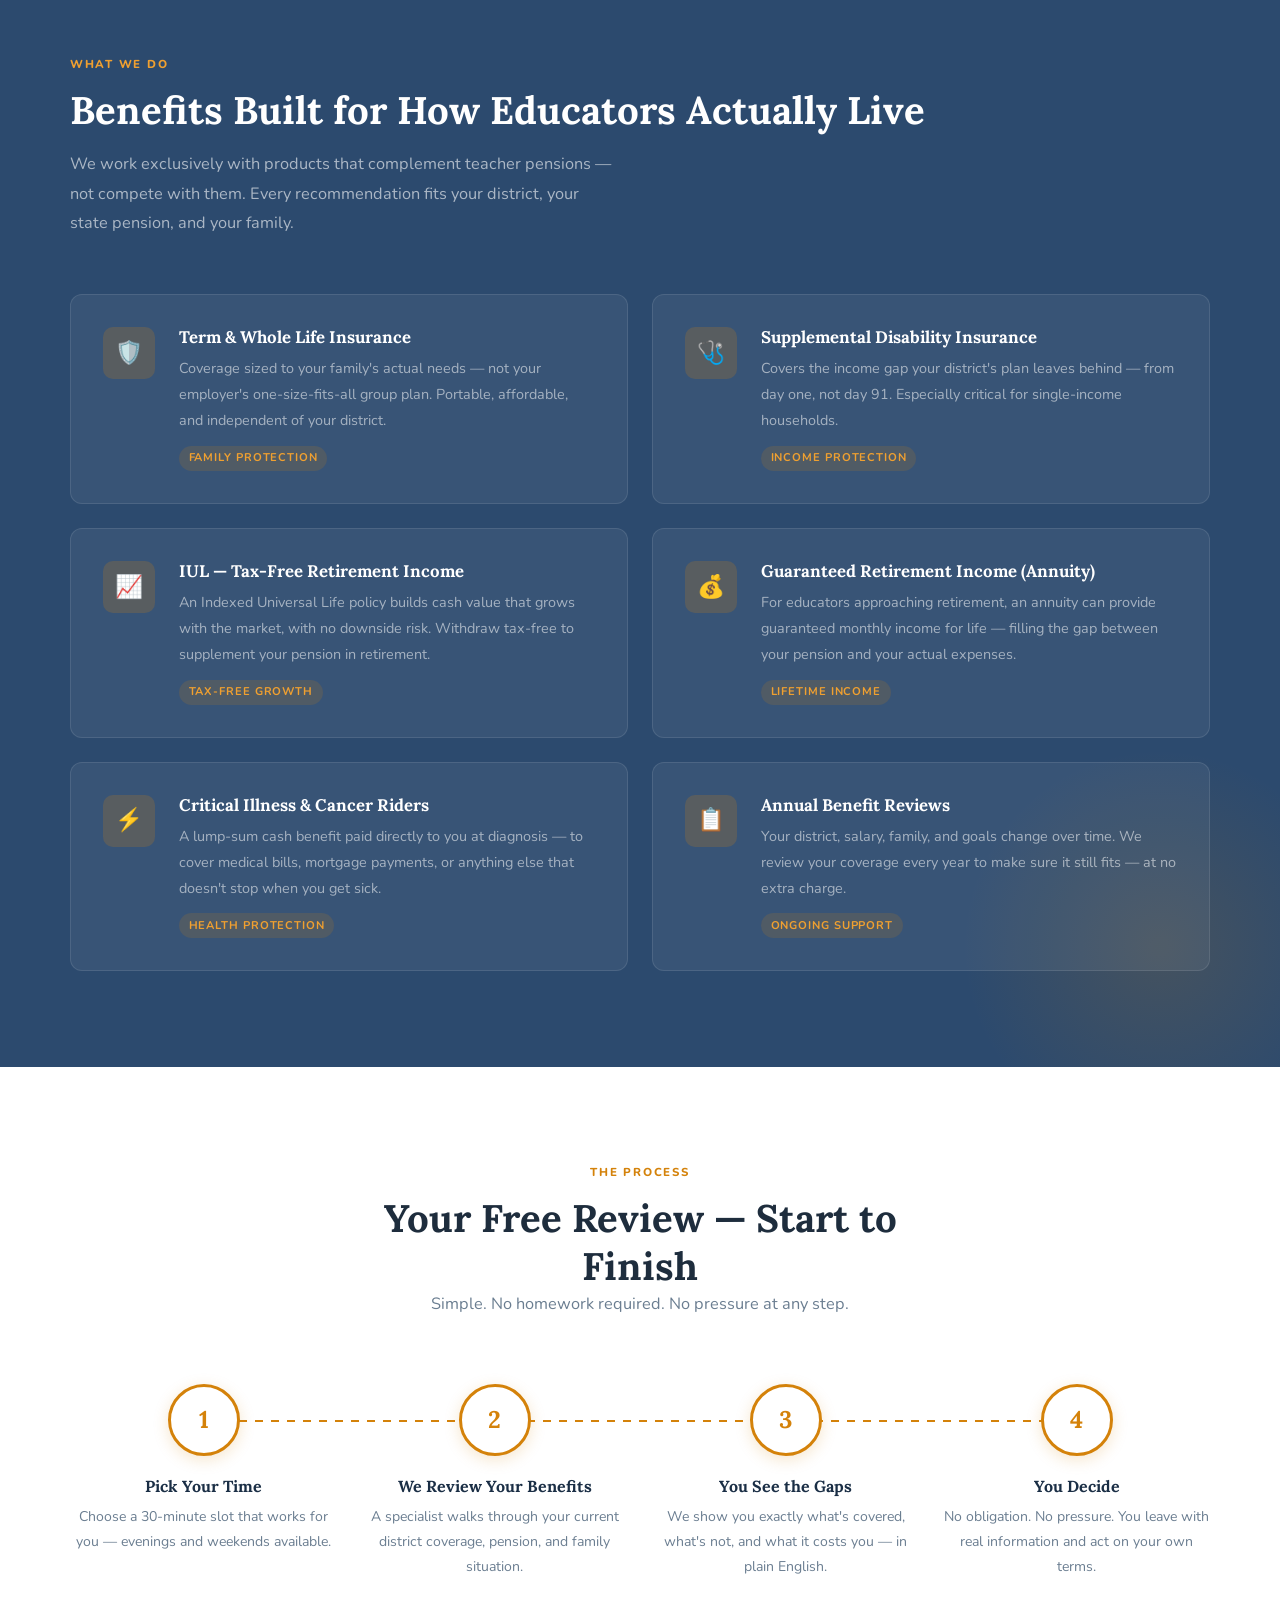
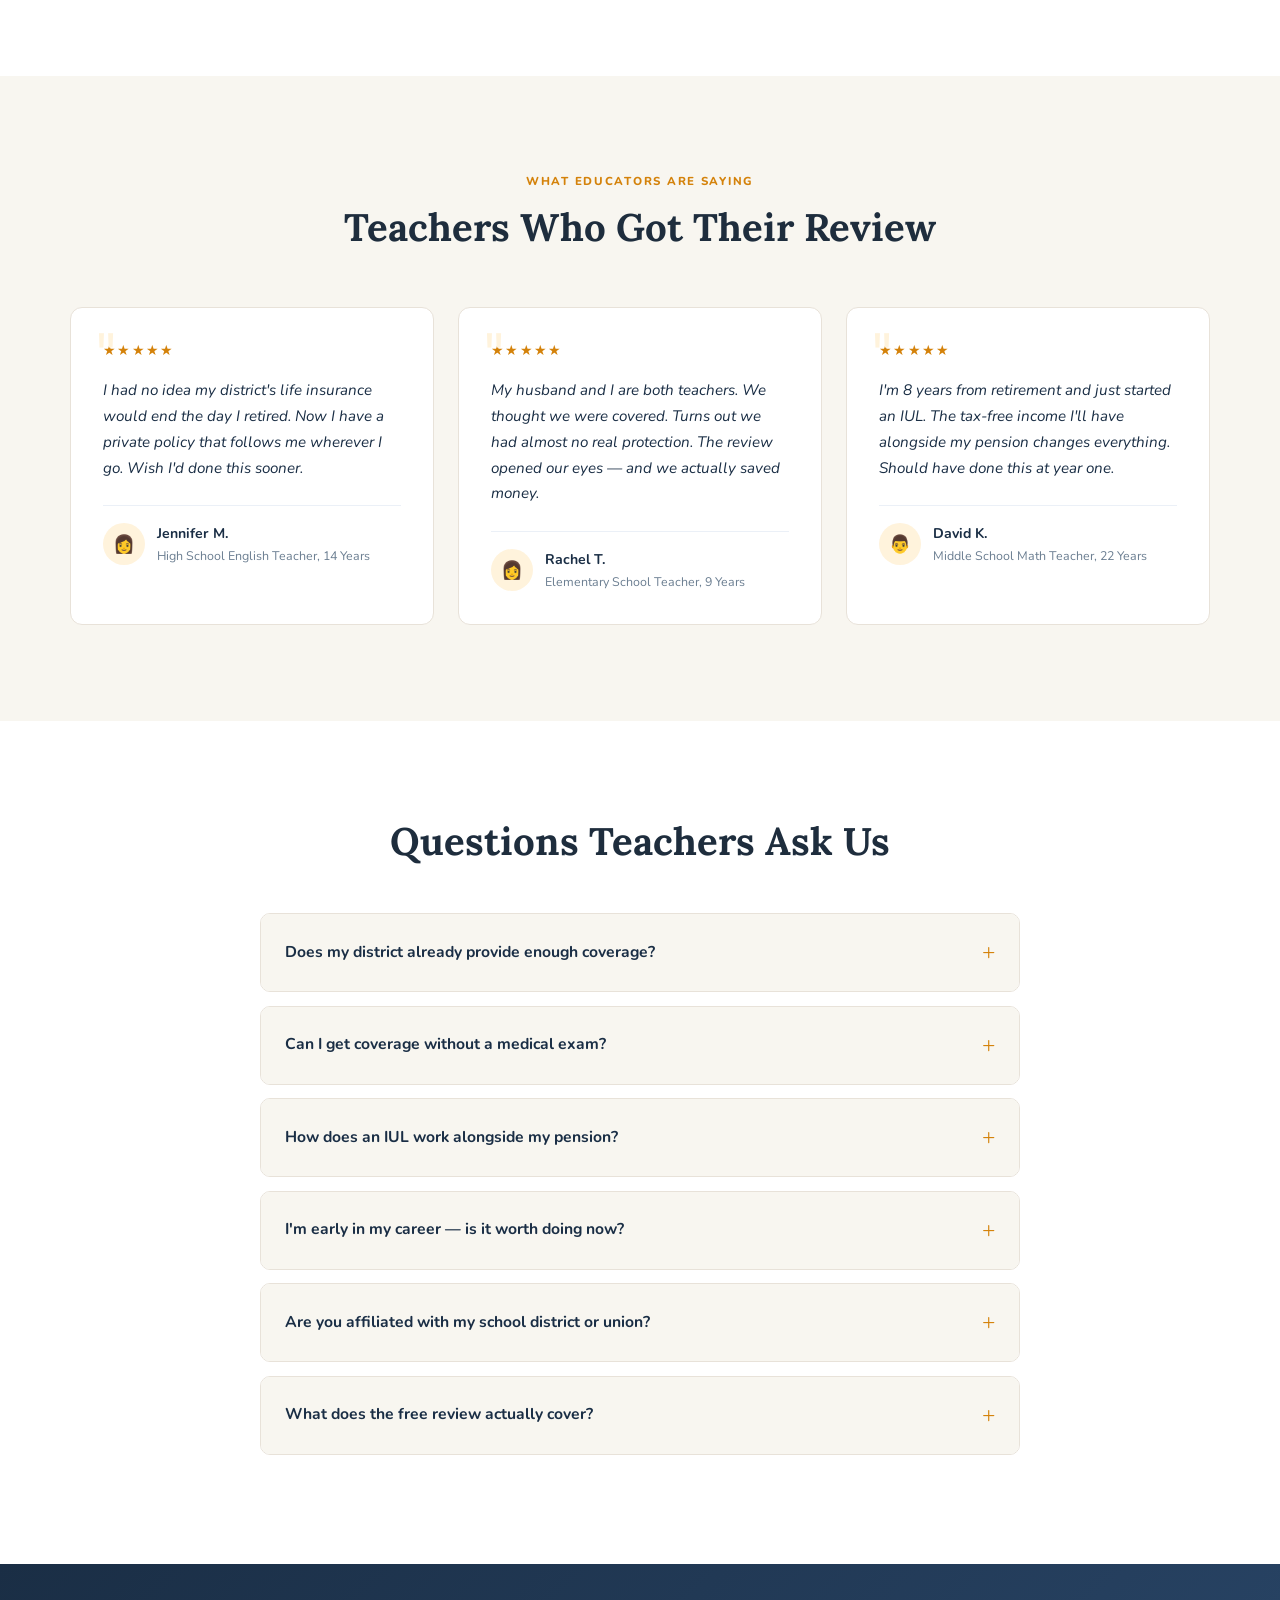
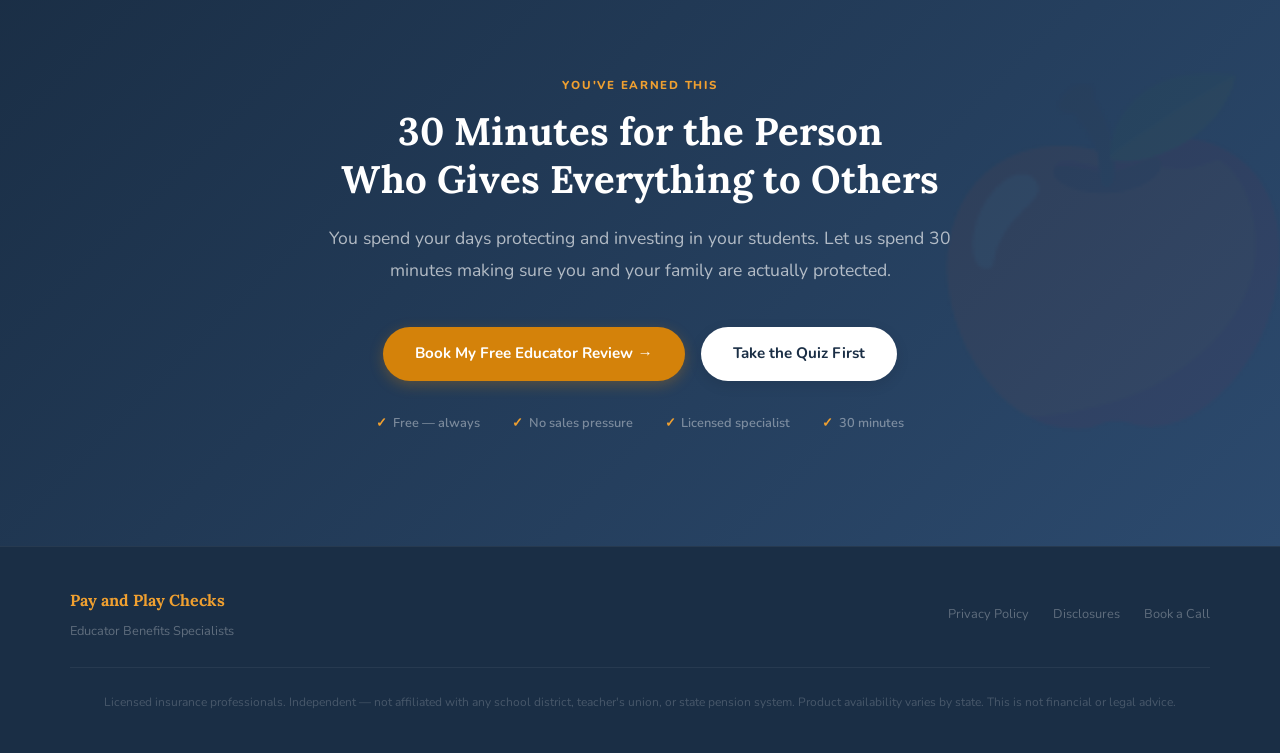
<file: teachers/index.html>
<!DOCTYPE html>
<html lang="en">
<head>
  <meta charset="UTF-8">
  <meta name="viewport" content="width=device-width, initial-scale=1.0">
  <title>Teacher Benefits & Retirement Planning | Pay and Play Checks</title>
  <meta name="description" content="Supplemental benefits designed specifically for teachers and school employees. Protect your family beyond your pension.">
  <link rel="preconnect" href="https://fonts.googleapis.com">
  <link rel="preconnect" href="https://fonts.gstatic.com" crossorigin>
  <link href="https://fonts.googleapis.com/css2?family=Lora:ital,wght@0,400;0,600;0,700;1,400&family=Nunito:wght@300;400;500;600;700;800&display=swap" rel="stylesheet">

  <style>
    :root {
      --amber:        #D4820A;
      --amber-light:  #F0A030;
      --amber-pale:   #FFF3DC;
      --slate-blue:   #2C4A6E;
      --slate-mid:    #3D5F87;
      --slate-light:  #EBF0F7;
      --slate-dark:   #1A2E45;
      --chalk:        #F8F6F0;
      --white:        #FFFFFF;
      --text:         #1E2D3D;
      --muted:        #6B7E91;
      --green:        #2A7A4B;
      --green-light:  #E8F5EE;
    }

    *, *::before, *::after { box-sizing: border-box; margin: 0; padding: 0; }
    html { scroll-behavior: smooth; }

    body {
      font-family: 'Nunito', sans-serif;
      background: var(--white);
      color: var(--text);
      line-height: 1.65;
    }

    h1, h2, h3 { font-family: 'Lora', Georgia, serif; line-height: 1.25; }
    h1 { font-size: clamp(2.2rem, 4.5vw, 3.8rem); font-weight: 700; }
    h2 { font-size: clamp(1.7rem, 3vw, 2.6rem); font-weight: 700; }
    h3 { font-size: 1.15rem; font-weight: 700; }
    p  { font-size: 1.02rem; color: var(--muted); line-height: 1.8; }

    .container { max-width: 1140px; margin: 0 auto; padding: 0 2rem; }

    /* ── ANNOUNCEMENT BAR ── */
    .announcement {
      background: var(--slate-blue);
      padding: 0.65rem 2rem;
      text-align: center;
    }
    .announcement p {
      color: rgba(255,255,255,.9) !important;
      font-size: 0.85rem !important;
      font-weight: 600;
      margin: 0;
    }
    .announcement strong { color: var(--amber-light); }

    /* ── NAV ── */
    .nav {
      background: var(--chalk);
      border-bottom: 1px solid #E0D9CC;
      padding: 0 2rem;
      display: flex; justify-content: space-between; align-items: center;
      min-height: 70px;
      position: sticky; top: 0; z-index: 100;
      box-shadow: 0 2px 12px rgba(0,0,0,.06);
    }
    .nav-brand {
      display: flex; align-items: center; gap: 0.85rem;
      text-decoration: none;
    }
    .nav-brand-mark {
      width: 40px; height: 40px;
      background: var(--amber);
      border-radius: 50%;
      display: flex; align-items: center; justify-content: center;
      font-size: 1.15rem;
    }
    .nav-brand-name {
      font-family: 'Lora', serif;
      color: var(--slate-dark);
      font-size: 1.05rem;
      font-weight: 700;
    }
    .nav-brand-tag {
      font-size: 0.68rem;
      font-weight: 700;
      letter-spacing: 0.1em;
      text-transform: uppercase;
      color: var(--amber);
      display: block;
    }
    .nav-links {
      display: flex; align-items: center; gap: 2rem;
      list-style: none;
    }
    .nav-links a {
      color: var(--slate-blue);
      text-decoration: none;
      font-size: 0.88rem;
      font-weight: 600;
      transition: color 0.2s;
    }
    .nav-links a:hover { color: var(--amber); }
    .nav-cta {
      background: var(--amber) !important;
      color: var(--white) !important;
      padding: 0.6rem 1.5rem;
      border-radius: 100px;
      font-weight: 700 !important;
      transition: background 0.2s, transform 0.2s !important;
    }
    .nav-cta:hover {
      background: var(--amber-light) !important;
      transform: translateY(-1px) !important;
    }

    /* ── HERO ── */
    .hero {
      background: var(--chalk);
      padding: 5.5rem 2rem 0;
      overflow: hidden;
      position: relative;
    }
    /* Chalkboard texture lines */
    .hero::before {
      content: '';
      position: absolute;
      top: 0; left: 0; right: 0;
      height: 4px;
      background: repeating-linear-gradient(
        90deg,
        var(--amber) 0px,
        var(--amber) 40px,
        var(--amber-light) 40px,
        var(--amber-light) 50px,
        transparent 50px,
        transparent 60px
      );
    }
    .hero-inner {
      max-width: 1140px; margin: 0 auto;
      display: grid; grid-template-columns: 1fr 380px; gap: 4rem; align-items: end;
    }
    .hero-label {
      display: inline-flex; align-items: center; gap: 0.5rem;
      background: var(--amber-pale);
      border: 1px solid rgba(212,130,10,.2);
      border-radius: 100px;
      padding: 0.35rem 1rem;
      margin-bottom: 1.5rem;
      font-size: 0.8rem;
      font-weight: 700;
      color: var(--amber);
      letter-spacing: 0.05em;
    }
    .hero h1 {
      color: var(--slate-dark);
      margin-bottom: 1.5rem;
    }
    .hero h1 em {
      font-style: italic;
      color: var(--amber);
    }
    .hero-sub {
      color: var(--muted) !important;
      font-size: 1.1rem !important;
      margin-bottom: 2rem;
      max-width: 50ch;
    }
    .hero-actions { display: flex; gap: 1rem; flex-wrap: wrap; margin-bottom: 3rem; }

    /* ── BUTTONS ── */
    .btn {
      display: inline-flex; align-items: center; gap: 0.5rem;
      padding: 0.9rem 2rem;
      border-radius: 100px;
      font-family: 'Nunito', sans-serif;
      font-weight: 700;
      font-size: 0.95rem;
      text-decoration: none;
      cursor: pointer;
      border: none;
      transition: all 0.2s;
    }
    .btn-amber {
      background: var(--amber);
      color: var(--white);
      box-shadow: 0 4px 14px rgba(212,130,10,.3);
    }
    .btn-amber:hover { background: var(--amber-light); transform: translateY(-2px); box-shadow: 0 8px 24px rgba(212,130,10,.4); }
    .btn-outline-slate {
      background: transparent;
      color: var(--slate-blue);
      border: 2px solid var(--slate-blue);
    }
    .btn-outline-slate:hover { background: var(--slate-blue); color: var(--white); }
    .btn-white {
      background: var(--white);
      color: var(--slate-dark);
      box-shadow: 0 4px 14px rgba(0,0,0,.1);
    }
    .btn-white:hover { transform: translateY(-2px); box-shadow: 0 8px 24px rgba(0,0,0,.15); }

    /* ── HERO IMAGE AREA ── */
    .hero-visual {
      align-self: end;
      background: var(--slate-blue);
      border-radius: 16px 16px 0 0;
      padding: 2rem 2rem 0;
      position: relative;
      overflow: hidden;
    }
    .hero-visual::before {
      content: '';
      position: absolute; inset: 0;
      background: radial-gradient(ellipse at top left, rgba(212,130,10,.15), transparent 60%);
    }
    .hv-card {
      background: rgba(255,255,255,.08);
      border: 1px solid rgba(255,255,255,.15);
      border-radius: 10px;
      padding: 1.5rem;
      margin-bottom: 1rem;
      position: relative; z-index: 1;
    }
    .hv-card-top {
      font-size: 0.72rem;
      font-weight: 700;
      letter-spacing: 0.1em;
      text-transform: uppercase;
      color: var(--amber-light);
      margin-bottom: 0.75rem;
    }
    .hv-card h4 {
      color: var(--white);
      font-family: 'Lora', serif;
      font-size: 1rem;
      margin-bottom: 0.4rem;
    }
    .hv-card p {
      color: rgba(255,255,255,.55) !important;
      font-size: 0.85rem !important;
      margin: 0;
    }
    .hv-emoji { font-size: 1.5rem; margin-bottom: 0.5rem; }

    /* ── SOCIAL PROOF STRIP ── */
    .proof-strip {
      background: var(--slate-blue);
      padding: 1.25rem 2rem;
    }
    .proof-items {
      max-width: 1140px; margin: 0 auto;
      display: flex; justify-content: center;
      gap: 3rem; flex-wrap: wrap;
      list-style: none;
    }
    .proof-items li {
      display: flex; align-items: center; gap: 0.5rem;
      color: rgba(255,255,255,.85);
      font-size: 0.85rem;
      font-weight: 600;
    }
    .proof-items li span:first-child { font-size: 1.1rem; }

    /* ── RELATABLE SECTION ── */
    .relatable {
      background: var(--white);
      padding: 6rem 2rem;
    }
    .relatable-inner {
      max-width: 1140px; margin: 0 auto;
      display: grid; grid-template-columns: 1fr 1fr; gap: 5rem; align-items: center;
    }
    .section-eyebrow {
      font-size: 0.72rem;
      font-weight: 800;
      letter-spacing: 0.15em;
      text-transform: uppercase;
      color: var(--amber);
      margin-bottom: 0.75rem;
      display: block;
    }
    .relatable-list {
      list-style: none;
      display: flex; flex-direction: column; gap: 1rem;
      margin-top: 2rem;
    }
    .relatable-list li {
      display: flex; gap: 1rem; align-items: flex-start;
      padding: 1.25rem;
      border-radius: 10px;
      border-left: 4px solid transparent;
      background: var(--chalk);
      transition: border-color 0.2s;
    }
    .relatable-list li:hover { border-color: var(--amber); }
    .relatable-list li .ri { font-size: 1.4rem; flex-shrink: 0; }
    .relatable-list li strong {
      display: block;
      font-size: 0.95rem;
      color: var(--slate-dark);
      margin-bottom: 0.2rem;
    }
    .relatable-list li p {
      font-size: 0.88rem !important;
      margin: 0;
    }

    /* Truth box */
    .truth-box {
      background: var(--slate-dark);
      border-radius: 16px;
      padding: 2.5rem;
      color: var(--white);
      position: relative;
      overflow: hidden;
    }
    .truth-box::before {
      content: '"';
      position: absolute;
      top: -20px; left: 20px;
      font-family: 'Lora', serif;
      font-size: 12rem;
      color: rgba(212,130,10,.1);
      line-height: 1;
      pointer-events: none;
    }
    .truth-box-label {
      font-size: 0.72rem;
      font-weight: 800;
      letter-spacing: 0.12em;
      text-transform: uppercase;
      color: var(--amber-light);
      margin-bottom: 1.25rem;
    }
    .truth-box blockquote {
      font-family: 'Lora', serif;
      font-style: italic;
      font-size: 1.2rem;
      line-height: 1.7;
      color: rgba(255,255,255,.9);
      margin-bottom: 1.5rem;
      position: relative; z-index: 1;
    }
    .truth-stats {
      display: grid; grid-template-columns: 1fr 1fr;
      gap: 1rem;
      position: relative; z-index: 1;
    }
    .truth-stat {
      background: rgba(255,255,255,.06);
      border-radius: 8px;
      padding: 1rem;
      text-align: center;
    }
    .truth-stat-num {
      font-family: 'Lora', serif;
      font-size: 1.8rem;
      font-weight: 700;
      color: var(--amber-light);
      line-height: 1;
    }
    .truth-stat-label {
      font-size: 0.78rem;
      color: rgba(255,255,255,.5);
      margin-top: 0.3rem;
    }

    /* ── GAPS SECTION ── */
    .gaps-section {
      background: var(--chalk);
      padding: 6rem 2rem;
    }
    .gaps-inner { max-width: 1140px; margin: 0 auto; }
    .gaps-header { text-align: center; max-width: 600px; margin: 0 auto 3.5rem; }
    .gaps-header h2 { margin-bottom: 1rem; }
    .gaps-grid {
      display: grid;
      grid-template-columns: repeat(3, 1fr);
      gap: 1.5rem;
    }
    .gap-card {
      background: var(--white);
      border-radius: 12px;
      padding: 2rem;
      border: 1px solid #E8E2D9;
      transition: box-shadow 0.2s, transform 0.2s;
      position: relative;
      overflow: hidden;
    }
    .gap-card::after {
      content: '';
      position: absolute;
      bottom: 0; left: 0; right: 0;
      height: 3px;
      background: var(--amber);
      transform: scaleX(0);
      transition: transform 0.2s;
    }
    .gap-card:hover { box-shadow: 0 12px 32px rgba(0,0,0,.08); transform: translateY(-3px); }
    .gap-card:hover::after { transform: scaleX(1); }
    .gap-icon { font-size: 2rem; margin-bottom: 1rem; }
    .gap-card h3 { color: var(--slate-dark); margin-bottom: 0.75rem; }
    .gap-district {
      display: inline-block;
      margin-top: 1rem;
      font-size: 0.72rem;
      font-weight: 700;
      letter-spacing: 0.08em;
      text-transform: uppercase;
      color: var(--amber);
      background: var(--amber-pale);
      padding: 0.25rem 0.75rem;
      border-radius: 100px;
    }

    /* ── WHAT WE OFFER ── */
    .offer-section {
      background: var(--slate-blue);
      padding: 6rem 2rem;
      position: relative;
      overflow: hidden;
    }
    .offer-section::before {
      content: '';
      position: absolute;
      bottom: -80px; right: -80px;
      width: 400px; height: 400px;
      background: radial-gradient(circle, rgba(212,130,10,.15), transparent 70%);
    }
    .offer-inner { max-width: 1140px; margin: 0 auto; position: relative; z-index: 1; }
    .offer-header { margin-bottom: 3.5rem; }
    .offer-header h2 { color: var(--white); }
    .offer-header p { color: rgba(255,255,255,.6) !important; max-width: 55ch; margin-top: 1rem; }
    .offer-grid {
      display: grid;
      grid-template-columns: repeat(2, 1fr);
      gap: 1.5rem;
    }
    .offer-card {
      background: rgba(255,255,255,.06);
      border: 1px solid rgba(255,255,255,.1);
      border-radius: 12px;
      padding: 2rem;
      display: flex; gap: 1.5rem;
      transition: background 0.2s, border-color 0.2s;
    }
    .offer-card:hover {
      background: rgba(255,255,255,.1);
      border-color: rgba(212,130,10,.4);
    }
    .offer-card-icon {
      width: 52px; height: 52px;
      background: rgba(212,130,10,.2);
      border-radius: 10px;
      display: flex; align-items: center; justify-content: center;
      font-size: 1.4rem;
      flex-shrink: 0;
    }
    .offer-card h3 { color: var(--white); margin-bottom: 0.5rem; font-size: 1.05rem; }
    .offer-card p { color: rgba(255,255,255,.55) !important; font-size: 0.9rem !important; }
    .offer-card-tag {
      display: inline-block;
      margin-top: 0.75rem;
      font-size: 0.7rem;
      font-weight: 700;
      letter-spacing: 0.08em;
      text-transform: uppercase;
      color: var(--amber-light);
      background: rgba(212,130,10,.15);
      padding: 0.2rem 0.6rem;
      border-radius: 100px;
    }

    /* ── HOW IT WORKS ── */
    .how-section {
      background: var(--white);
      padding: 6rem 2rem;
    }
    .how-inner { max-width: 1140px; margin: 0 auto; }
    .how-header { text-align: center; max-width: 580px; margin: 0 auto 4rem; }
    .how-steps {
      display: grid; grid-template-columns: repeat(4, 1fr);
      gap: 1.5rem;
      position: relative;
    }
    .how-connector {
      position: absolute;
      top: 36px; left: 12%; right: 12%;
      height: 2px;
      background: repeating-linear-gradient(90deg, var(--amber) 0, var(--amber) 8px, transparent 8px, transparent 16px);
    }
    .how-step { text-align: center; position: relative; z-index: 1; }
    .how-num {
      width: 72px; height: 72px;
      background: var(--white);
      border: 3px solid var(--amber);
      border-radius: 50%;
      display: flex; align-items: center; justify-content: center;
      margin: 0 auto 1.25rem;
      font-family: 'Lora', serif;
      font-size: 1.5rem;
      font-weight: 700;
      color: var(--amber);
      box-shadow: 0 4px 16px rgba(212,130,10,.2);
    }
    .how-step h3 { font-size: 1rem; color: var(--slate-dark); margin-bottom: 0.5rem; }
    .how-step p { font-size: 0.88rem !important; }

    /* ── TESTIMONIALS ── */
    .testimonials-section {
      background: var(--chalk);
      padding: 6rem 2rem;
    }
    .testimonials-inner { max-width: 1140px; margin: 0 auto; }
    .testimonials-header { text-align: center; margin-bottom: 3.5rem; }
    .testimonials-grid {
      display: grid; grid-template-columns: repeat(3, 1fr);
      gap: 1.5rem;
    }
    .testimonial-card {
      background: var(--white);
      border-radius: 12px;
      padding: 2rem;
      border: 1px solid #E8E2D9;
      position: relative;
    }
    .testimonial-card::before {
      content: '"';
      font-family: 'Lora', serif;
      font-size: 4rem;
      color: var(--amber-pale);
      line-height: 1;
      position: absolute;
      top: 1rem; left: 1.5rem;
    }
    .tc-stars {
      color: var(--amber);
      font-size: 0.85rem;
      margin-bottom: 1rem;
      letter-spacing: 0.1em;
    }
    .tc-quote {
      font-style: italic;
      color: var(--slate-dark) !important;
      font-size: 0.95rem !important;
      line-height: 1.7 !important;
      margin-bottom: 1.5rem;
    }
    .tc-author {
      display: flex; align-items: center; gap: 0.75rem;
      padding-top: 1rem;
      border-top: 1px solid var(--slate-light);
    }
    .tc-avatar {
      width: 42px; height: 42px;
      background: var(--amber-pale);
      border-radius: 50%;
      display: flex; align-items: center; justify-content: center;
      font-size: 1.1rem;
    }
    .tc-name { font-weight: 700; font-size: 0.88rem; color: var(--slate-dark); }
    .tc-role { font-size: 0.78rem; color: var(--muted); }

    /* ── FAQ ── */
    .faq-section { background: var(--white); padding: 6rem 2rem; }
    .faq-inner { max-width: 760px; margin: 0 auto; }
    .faq-inner h2 { text-align: center; margin-bottom: 3rem; }
    details {
      border: 1px solid #E8E2D9;
      border-radius: 10px;
      margin-bottom: 0.85rem;
      overflow: hidden;
    }
    details[open] { border-color: rgba(212,130,10,.4); box-shadow: 0 4px 16px rgba(212,130,10,.08); }
    summary {
      padding: 1.25rem 1.5rem;
      font-weight: 700;
      font-size: 0.98rem;
      cursor: pointer;
      color: var(--slate-dark);
      list-style: none;
      display: flex; justify-content: space-between; align-items: center;
      background: var(--chalk);
      transition: background 0.2s;
    }
    details[open] summary { background: var(--amber-pale); }
    summary::-webkit-details-marker { display: none; }
    summary::after {
      content: '+';
      font-size: 1.4rem;
      color: var(--amber);
      font-weight: 300;
    }
    details[open] summary::after { content: '−'; }
    .faq-answer {
      padding: 1.25rem 1.5rem;
      color: var(--muted);
      font-size: 0.95rem;
      line-height: 1.8;
      background: var(--white);
    }

    /* ── FINAL CTA ── */
    .cta-section {
      background: linear-gradient(135deg, var(--slate-dark) 0%, var(--slate-blue) 100%);
      padding: 7rem 2rem;
      position: relative;
      overflow: hidden;
    }
    .cta-section::before {
      content: '🍎';
      position: absolute;
      font-size: 20rem;
      opacity: 0.04;
      right: -2rem;
      top: 50%;
      transform: translateY(-50%);
      pointer-events: none;
    }
    .cta-inner {
      max-width: 680px; margin: 0 auto;
      text-align: center; position: relative; z-index: 1;
    }
    .cta-inner h2 { color: var(--white); margin-bottom: 1.25rem; }
    .cta-inner p { color: rgba(255,255,255,.65) !important; font-size: 1.1rem !important; margin-bottom: 2.5rem; }
    .cta-actions { display: flex; gap: 1rem; justify-content: center; flex-wrap: wrap; }
    .cta-trust {
      margin-top: 2rem;
      display: flex; justify-content: center; gap: 2rem; flex-wrap: wrap;
    }
    .cta-trust span {
      color: rgba(255,255,255,.4);
      font-size: 0.8rem;
      font-weight: 600;
      display: flex; align-items: center; gap: 0.35rem;
    }
    .cta-trust span::before { content: '✓'; color: var(--amber-light); }

    /* ── FOOTER ── */
    .footer {
      background: var(--slate-dark);
      border-top: 1px solid rgba(255,255,255,.06);
      padding: 2.5rem 2rem;
    }
    .footer-inner {
      max-width: 1140px; margin: 0 auto;
      display: flex; justify-content: space-between; align-items: center;
      flex-wrap: wrap; gap: 1rem;
    }
    .footer-brand {
      font-family: 'Lora', serif;
      color: var(--amber-light);
      font-size: 1rem;
      font-weight: 700;
    }
    .footer p { color: rgba(255,255,255,.3) !important; font-size: 0.8rem !important; }
    .footer-links { display: flex; gap: 1.5rem; }
    .footer-links a { color: rgba(255,255,255,.3); text-decoration: none; font-size: 0.8rem; transition: color 0.2s; }
    .footer-links a:hover { color: var(--amber-light); }
    .footer-legal {
      max-width: 1140px; margin: 1.5rem auto 0;
      padding-top: 1.5rem;
      border-top: 1px solid rgba(255,255,255,.06);
      text-align: center;
    }
    .footer-legal p { font-size: 0.75rem !important; color: rgba(255,255,255,.2) !important; }

    /* ── ANIMATIONS ── */
    @keyframes fadeUp {
      from { opacity: 0; transform: translateY(24px); }
      to   { opacity: 1; transform: translateY(0); }
    }
    .fade-up { animation: fadeUp 0.6s ease both; }
    .d1 { animation-delay: 0.1s; }
    .d2 { animation-delay: 0.2s; }
    .d3 { animation-delay: 0.3s; }

    /* ── RESPONSIVE ── */
    @media (max-width: 900px) {
      .hero-inner { grid-template-columns: 1fr; }
      .hero-visual { display: none; }
      .relatable-inner { grid-template-columns: 1fr; }
      .gaps-grid { grid-template-columns: 1fr 1fr; }
      .offer-grid { grid-template-columns: 1fr; }
      .how-steps { grid-template-columns: 1fr 1fr; }
      .how-connector { display: none; }
      .testimonials-grid { grid-template-columns: 1fr; }
    }
    @media (max-width: 600px) {
      .nav-links { display: none; }
      .gaps-grid { grid-template-columns: 1fr; }
      .how-steps { grid-template-columns: 1fr; }
      .proof-items { gap: 1.25rem; }
      .truth-stats { grid-template-columns: 1fr; }
    }
  </style>
</head>
<body>

<!-- ── ANNOUNCEMENT ── -->
<div class="announcement">
  <p>🍎 <strong>Educator Special:</strong> Free benefits review for teachers &amp; school staff — <strong>no cost, no obligation, just answers.</strong></p>
</div>

<!-- ── NAV ── -->
<nav class="nav">
  <a href="/" class="nav-brand">
    <div class="nav-brand-mark">💰</div>
    <div>
      <span class="nav-brand-name">Pay and Play Checks</span>
      <span class="nav-brand-tag">Educator Benefits</span>
    </div>
  </a>
  <ul class="nav-links">
    <li><a href="#gaps">Coverage Gaps</a></li>
    <li><a href="#offer">What We Offer</a></li>
    <li><a href="#how">How It Works</a></li>
    <li><a href="#faq">FAQ</a></li>
    <li><a href="https://calendly.com/johnrussofinancial/30min" target="_blank" class="nav-cta">Free Educator Review</a></li>
  </ul>
</nav>

<!-- ── HERO ── -->
<section class="hero">
  <div class="hero-inner">
    <div>
      <div class="hero-label fade-up">🍎 For Teachers &amp; School Employees</div>
      <h1 class="fade-up d1">
        You Give Everything<br>to Your Students.<br>
        <em>Who's Protecting You?</em>
      </h1>
      <p class="hero-sub fade-up d2">
        Your pension is a foundation — not a complete plan. Most teachers are
        underinsured, underprepared for disability, and leaving retirement
        income on the table. We fix that.
      </p>
      <div class="hero-actions fade-up d3">
        <a href="quiz.html" class="btn btn-amber">
          Book My Free Educator Review →
        </a>
        <a href="#gaps" class="btn btn-outline-slate">See the Gaps</a>
      </div>
    </div>

    <!-- Visual Cards -->
    <div class="hero-visual fade-up d3">
      <div class="hv-card">
        <div class="hv-emoji">💔</div>
        <div class="hv-card-top">Most teachers don't know this</div>
        <h4>Your pension pays $0 if you die before retirement</h4>
        <p>Your family needs life insurance — your district's group plan likely isn't enough.</p>
      </div>
      <div class="hv-card">
        <div class="hv-emoji">🤕</div>
        <div class="hv-card-top">The coverage gap</div>
        <h4>Disability plans replace only 60% of income</h4>
        <p>And only after a 90-day waiting period. A supplemental policy fills the rest.</p>
      </div>
      <div class="hv-card" style="background:rgba(212,130,10,.15);border-color:rgba(212,130,10,.3);">
        <div class="hv-card-top" style="color:var(--amber-light);">The good news</div>
        <h4 style="color:white;">We close these gaps — free review, 30 minutes</h4>
        <p>No jargon. No pressure. Just a clear picture of where you stand.</p>
      </div>
    </div>
  </div>
</section>

<!-- ── PROOF STRIP ── -->
<div class="proof-strip">
  <ul class="proof-items">
    <li><span>🍎</span><span>Educator Specialists</span></li>
    <li><span>📋</span><span>Works Alongside Your Pension</span></li>
    <li><span>💊</span><span>No Medical Exam Options</span></li>
    <li><span>💵</span><span>Payroll Deduction Available</span></li>
    <li><span>🔒</span><span>Independent — Not District Affiliated</span></li>
  </ul>
</div>

<!-- ── RELATABLE ── -->
<section class="relatable">
  <div class="relatable-inner">
    <div>
      <span class="section-eyebrow">Sound familiar?</span>
      <h2>Every Teacher We Talk to Says the Same Things</h2>
      <ul class="relatable-list">
        <li>
          <span class="ri">😟</span>
          <div>
            <strong>"I assumed my district covered me."</strong>
            <p>Most district plans offer 1x salary in life coverage — far below the recommended 10x for a family with dependents.</p>
          </div>
        </li>
        <li>
          <span class="ri">😰</span>
          <div>
            <strong>"I didn't know disability could wipe us out."</strong>
            <p>A 90-day gap before benefits kick in — and only 60% coverage after — can devastate a household budget fast.</p>
          </div>
        </li>
        <li>
          <span class="ri">😔</span>
          <div>
            <strong>"I thought the pension was enough."</strong>
            <p>Pensions create income in retirement. They don't protect your family before retirement or fill the income gap after.</p>
          </div>
        </li>
        <li>
          <span class="ri">🤷</span>
          <div>
            <strong>"I didn't know I had other options."</strong>
            <p>Private life insurance, supplemental disability, and IUL strategies exist specifically for educators. Most teachers never hear about them.</p>
          </div>
        </li>
      </ul>
    </div>

    <div class="truth-box">
      <div class="truth-box-label">The Reality for Most Teachers</div>
      <blockquote>
        The average teacher retires with a pension that replaces 60–70% of their salary.
        That gap — and the years before retirement — is where families get hurt.
      </blockquote>
      <div class="truth-stats">
        <div class="truth-stat">
          <div class="truth-stat-num">1x</div>
          <div class="truth-stat-label">Avg. district life coverage (vs. 10x recommended)</div>
        </div>
        <div class="truth-stat">
          <div class="truth-stat-num">60%</div>
          <div class="truth-stat-label">Income replaced by most disability plans</div>
        </div>
        <div class="truth-stat">
          <div class="truth-stat-num">90</div>
          <div class="truth-stat-label">Days before disability benefits begin</div>
        </div>
        <div class="truth-stat">
          <div class="truth-stat-num">$0</div>
          <div class="truth-stat-label">Pension payout if you die before collecting</div>
        </div>
      </div>
    </div>
  </div>
</section>

<!-- ── GAPS ── -->
<section id="gaps" class="gaps-section">
  <div class="gaps-inner">
    <div class="gaps-header">
      <span class="section-eyebrow">The Coverage Gaps</span>
      <h2>What Your Pension &amp; District Plan Leave Open</h2>
      <p>These aren't hypothetical — they're the gaps we find in nearly every educator review.</p>
    </div>
    <div class="gaps-grid">
      <div class="gap-card">
        <div class="gap-icon">💔</div>
        <h3>Death Before Retirement</h3>
        <p>If you pass away before you begin collecting your pension, your family receives very little. Life insurance bridges that gap immediately — from day one.</p>
        <span class="gap-district">Life Insurance Gap</span>
      </div>
      <div class="gap-card">
        <div class="gap-icon">🤕</div>
        <h3>Short &amp; Long-Term Disability</h3>
        <p>Your district plan covers 60% of your income — after 90 days. That's 3 months with no paycheck. Supplemental disability covers the gap from day one.</p>
        <span class="gap-district">Income Protection Gap</span>
      </div>
      <div class="gap-card">
        <div class="gap-icon">💸</div>
        <h3>Early Retirement Penalty</h3>
        <p>Retiring before your full pension age significantly reduces your monthly benefit — sometimes permanently. We show you strategies to offset that loss.</p>
        <span class="gap-district">Pension Gap</span>
      </div>
      <div class="gap-card">
        <div class="gap-icon">📉</div>
        <h3>The Retirement Income Gap</h3>
        <p>Your pension replaces 60–70% of your salary. The remaining 30–40% has to come from somewhere. An IUL creates tax-free income to fill it.</p>
        <span class="gap-district">Retirement Income Gap</span>
      </div>
      <div class="gap-card">
        <div class="gap-icon">🏥</div>
        <h3>Critical Illness &amp; Cancer</h3>
        <p>A serious diagnosis can derail even solid financial plans. A critical illness rider gives you a lump-sum cash benefit to cover expenses your health insurance won't.</p>
        <span class="gap-district">Health Gap</span>
      </div>
      <div class="gap-card">
        <div class="gap-icon">👨‍👩‍👧</div>
        <h3>Family Protection After You</h3>
        <p>Most educator life coverage ends when employment ends. If you change districts, retire early, or become ill, your family could be left exposed.</p>
        <span class="gap-district">Portability Gap</span>
      </div>
    </div>
  </div>
</section>

<!-- ── WHAT WE OFFER ── -->
<section id="offer" class="offer-section">
  <div class="offer-inner">
    <div class="offer-header">
      <span class="section-eyebrow" style="color:var(--amber-light);">What We Do</span>
      <h2 style="color:white;">Benefits Built for How Educators Actually Live</h2>
      <p>We work exclusively with products that complement teacher pensions — not compete with them. Every recommendation fits your district, your state pension, and your family.</p>
    </div>
    <div class="offer-grid">
      <div class="offer-card">
        <div class="offer-card-icon">🛡️</div>
        <div>
          <h3>Term &amp; Whole Life Insurance</h3>
          <p>Coverage sized to your family's actual needs — not your employer's one-size-fits-all group plan. Portable, affordable, and independent of your district.</p>
          <span class="offer-card-tag">Family Protection</span>
        </div>
      </div>
      <div class="offer-card">
        <div class="offer-card-icon">🩺</div>
        <div>
          <h3>Supplemental Disability Insurance</h3>
          <p>Covers the income gap your district's plan leaves behind — from day one, not day 91. Especially critical for single-income households.</p>
          <span class="offer-card-tag">Income Protection</span>
        </div>
      </div>
      <div class="offer-card">
        <div class="offer-card-icon">📈</div>
        <div>
          <h3>IUL — Tax-Free Retirement Income</h3>
          <p>An Indexed Universal Life policy builds cash value that grows with the market, with no downside risk. Withdraw tax-free to supplement your pension in retirement.</p>
          <span class="offer-card-tag">Tax-Free Growth</span>
        </div>
      </div>
      <div class="offer-card">
        <div class="offer-card-icon">💰</div>
        <div>
          <h3>Guaranteed Retirement Income (Annuity)</h3>
          <p>For educators approaching retirement, an annuity can provide guaranteed monthly income for life — filling the gap between your pension and your actual expenses.</p>
          <span class="offer-card-tag">Lifetime Income</span>
        </div>
      </div>
      <div class="offer-card">
        <div class="offer-card-icon">⚡</div>
        <div>
          <h3>Critical Illness &amp; Cancer Riders</h3>
          <p>A lump-sum cash benefit paid directly to you at diagnosis — to cover medical bills, mortgage payments, or anything else that doesn't stop when you get sick.</p>
          <span class="offer-card-tag">Health Protection</span>
        </div>
      </div>
      <div class="offer-card">
        <div class="offer-card-icon">📋</div>
        <div>
          <h3>Annual Benefit Reviews</h3>
          <p>Your district, salary, family, and goals change over time. We review your coverage every year to make sure it still fits — at no extra charge.</p>
          <span class="offer-card-tag">Ongoing Support</span>
        </div>
      </div>
    </div>
  </div>
</section>

<!-- ── HOW IT WORKS ── -->
<section id="how" class="how-section">
  <div class="how-inner">
    <div class="how-header">
      <span class="section-eyebrow">The Process</span>
      <h2>Your Free Review — Start to Finish</h2>
      <p>Simple. No homework required. No pressure at any step.</p>
    </div>
    <div class="how-steps">
      <div class="how-connector"></div>
      <div class="how-step">
        <div class="how-num">1</div>
        <h3>Pick Your Time</h3>
        <p>Choose a 30-minute slot that works for you — evenings and weekends available.</p>
      </div>
      <div class="how-step">
        <div class="how-num">2</div>
        <h3>We Review Your Benefits</h3>
        <p>A specialist walks through your current district coverage, pension, and family situation.</p>
      </div>
      <div class="how-step">
        <div class="how-num">3</div>
        <h3>You See the Gaps</h3>
        <p>We show you exactly what's covered, what's not, and what it costs you — in plain English.</p>
      </div>
      <div class="how-step">
        <div class="how-num">4</div>
        <h3>You Decide</h3>
        <p>No obligation. No pressure. You leave with real information and act on your own terms.</p>
      </div>
    </div>
  </div>
</section>

<!-- ── TESTIMONIALS ── -->
<section class="testimonials-section">
  <div class="testimonials-inner">
    <div class="testimonials-header">
      <span class="section-eyebrow">What Educators Are Saying</span>
      <h2>Teachers Who Got Their Review</h2>
    </div>
    <div class="testimonials-grid">
      <div class="testimonial-card">
        <div class="tc-stars">★★★★★</div>
        <p class="tc-quote">I had no idea my district's life insurance would end the day I retired. Now I have a private policy that follows me wherever I go. Wish I'd done this sooner.</p>
        <div class="tc-author">
          <div class="tc-avatar">👩</div>
          <div>
            <div class="tc-name">Jennifer M.</div>
            <div class="tc-role">High School English Teacher, 14 Years</div>
          </div>
        </div>
      </div>
      <div class="testimonial-card">
        <div class="tc-stars">★★★★★</div>
        <p class="tc-quote">My husband and I are both teachers. We thought we were covered. Turns out we had almost no real protection. The review opened our eyes — and we actually saved money.</p>
        <div class="tc-author">
          <div class="tc-avatar">👩</div>
          <div>
            <div class="tc-name">Rachel T.</div>
            <div class="tc-role">Elementary School Teacher, 9 Years</div>
          </div>
        </div>
      </div>
      <div class="testimonial-card">
        <div class="tc-stars">★★★★★</div>
        <p class="tc-quote">I'm 8 years from retirement and just started an IUL. The tax-free income I'll have alongside my pension changes everything. Should have done this at year one.</p>
        <div class="tc-author">
          <div class="tc-avatar">👨</div>
          <div>
            <div class="tc-name">David K.</div>
            <div class="tc-role">Middle School Math Teacher, 22 Years</div>
          </div>
        </div>
      </div>
    </div>
  </div>
</section>

<!-- ── FAQ ── -->
<section id="faq" class="faq-section">
  <div class="faq-inner">
    <h2>Questions Teachers Ask Us</h2>

    <details>
      <summary>Does my district already provide enough coverage?</summary>
      <div class="faq-answer">Most districts offer 1x your annual salary in group life insurance. For a teacher earning $55,000, that's $55,000 — the industry recommendation for a family with dependents is 10–12x salary. There's almost always a significant gap.</div>
    </details>

    <details>
      <summary>Can I get coverage without a medical exam?</summary>
      <div class="faq-answer">Yes. Several carriers offer simplified issue life insurance up to $500,000 with no medical exam required. We'll identify the best no-exam options based on your age and health situation.</div>
    </details>

    <details>
      <summary>How does an IUL work alongside my pension?</summary>
      <div class="faq-answer">Your pension is taxable income in retirement. An IUL creates a second bucket of tax-free income you can draw from without pushing yourself into a higher tax bracket — giving you significantly more flexibility and net income in retirement.</div>
    </details>

    <details>
      <summary>I'm early in my career — is it worth doing now?</summary>
      <div class="faq-answer">Absolutely — the earlier the better. Life insurance premiums are lowest when you're young and healthy. An IUL started at 28 creates dramatically more tax-free wealth than one started at 45. Time is your biggest advantage.</div>
    </details>

    <details>
      <summary>Are you affiliated with my school district or union?</summary>
      <div class="faq-answer">No. We are completely independent. We are not affiliated with any school district, teacher's union, or state pension system. We work for you — not your employer — and our recommendations are based solely on what's best for your family.</div>
    </details>

    <details>
      <summary>What does the free review actually cover?</summary>
      <div class="faq-answer">In 30 minutes we review your current district coverage, your state pension details, your family situation, and your retirement timeline. You'll leave knowing exactly what gaps exist and what it costs to close them — with zero obligation to buy anything.</div>
    </details>
  </div>
</section>

<!-- ── FINAL CTA ── -->
<section class="cta-section">
  <div class="cta-inner">
    <span class="section-eyebrow" style="color:var(--amber-light);">You've Earned This</span>
    <h2>30 Minutes for the Person<br>Who Gives Everything to Others</h2>
    <p>You spend your days protecting and investing in your students. Let us spend 30 minutes making sure you and your family are actually protected.</p>
    <div class="cta-actions">
      <a href="quiz.html" class="btn btn-amber">
        Book My Free Educator Review →
      </a>
      <a href="quiz.html" class="btn btn-white">
        Take the Quiz First
      </a>
    </div>
    <div class="cta-trust">
      <span>Free — always</span>
      <span>No sales pressure</span>
      <span>Licensed specialist</span>
      <span>30 minutes</span>
    </div>
  </div>
</section>

<!-- ── FOOTER ── -->
<footer class="footer">
  <div class="footer-inner">
    <div>
      <div class="footer-brand">Pay and Play Checks</div>
      <p style="margin-top:0.4rem;">Educator Benefits Specialists</p>
    </div>
    <div class="footer-links">
      <a href="/privacy.html">Privacy Policy</a>
      <a href="/disclosures.html">Disclosures</a>
      <a href="quiz.html">Book a Call</a>
    </div>
  </div>
  <div class="footer-legal">
    <p>Licensed insurance professionals. Independent — not affiliated with any school district, teacher's union, or state pension system. Product availability varies by state. This is not financial or legal advice.</p>
  </div>
</footer>

</body>
</html>
</file>
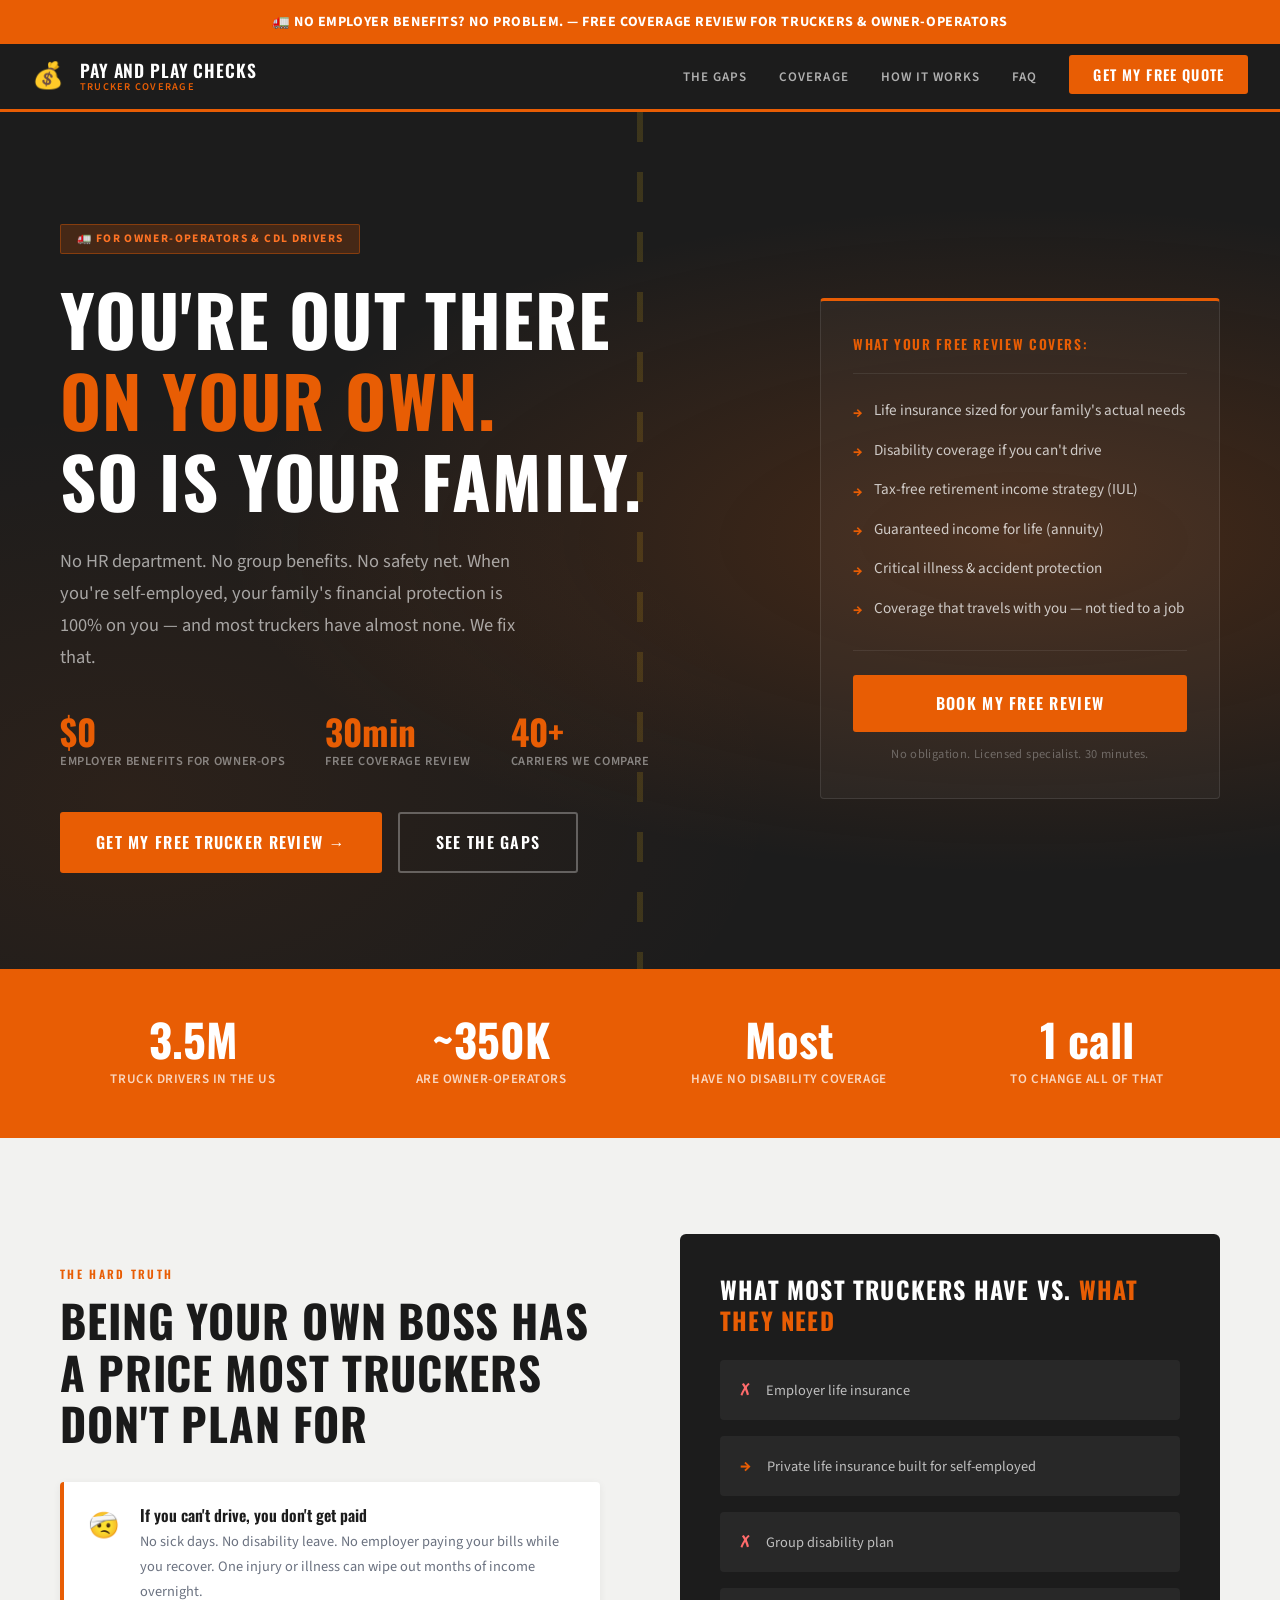
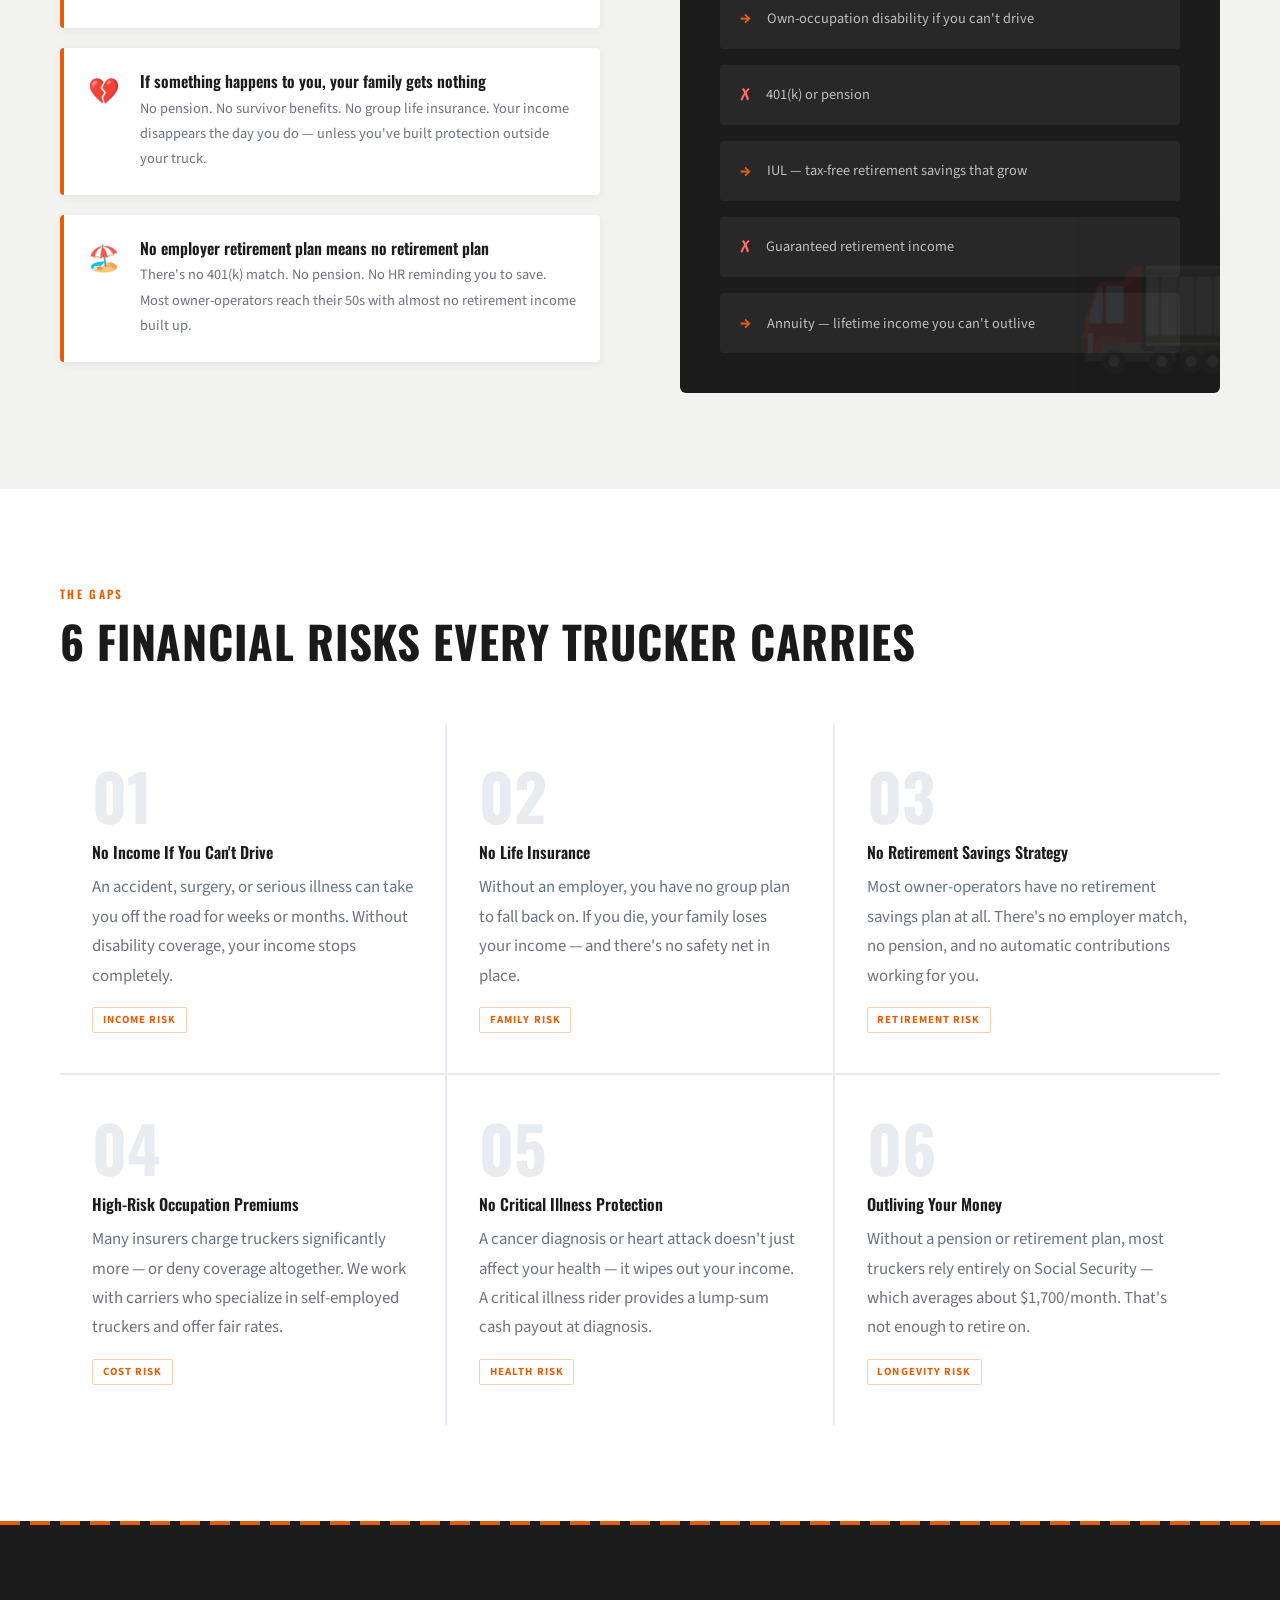
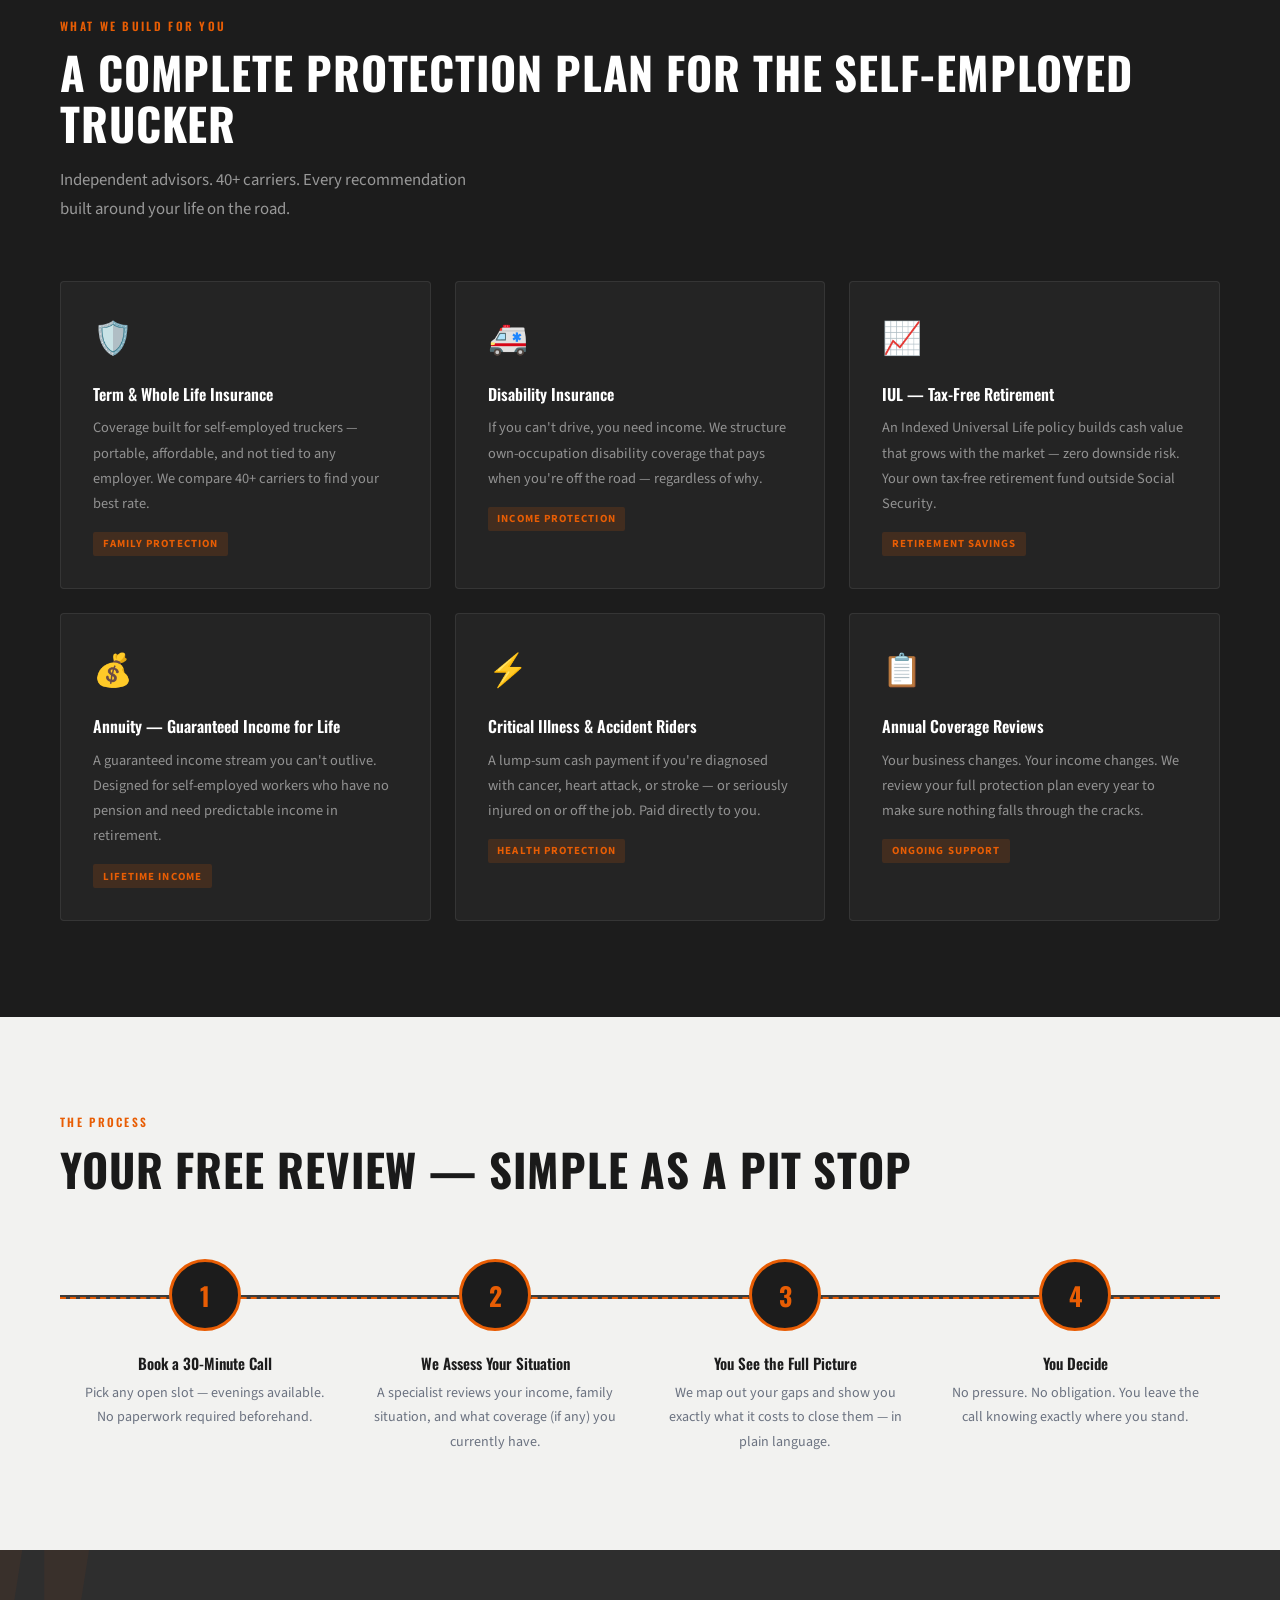
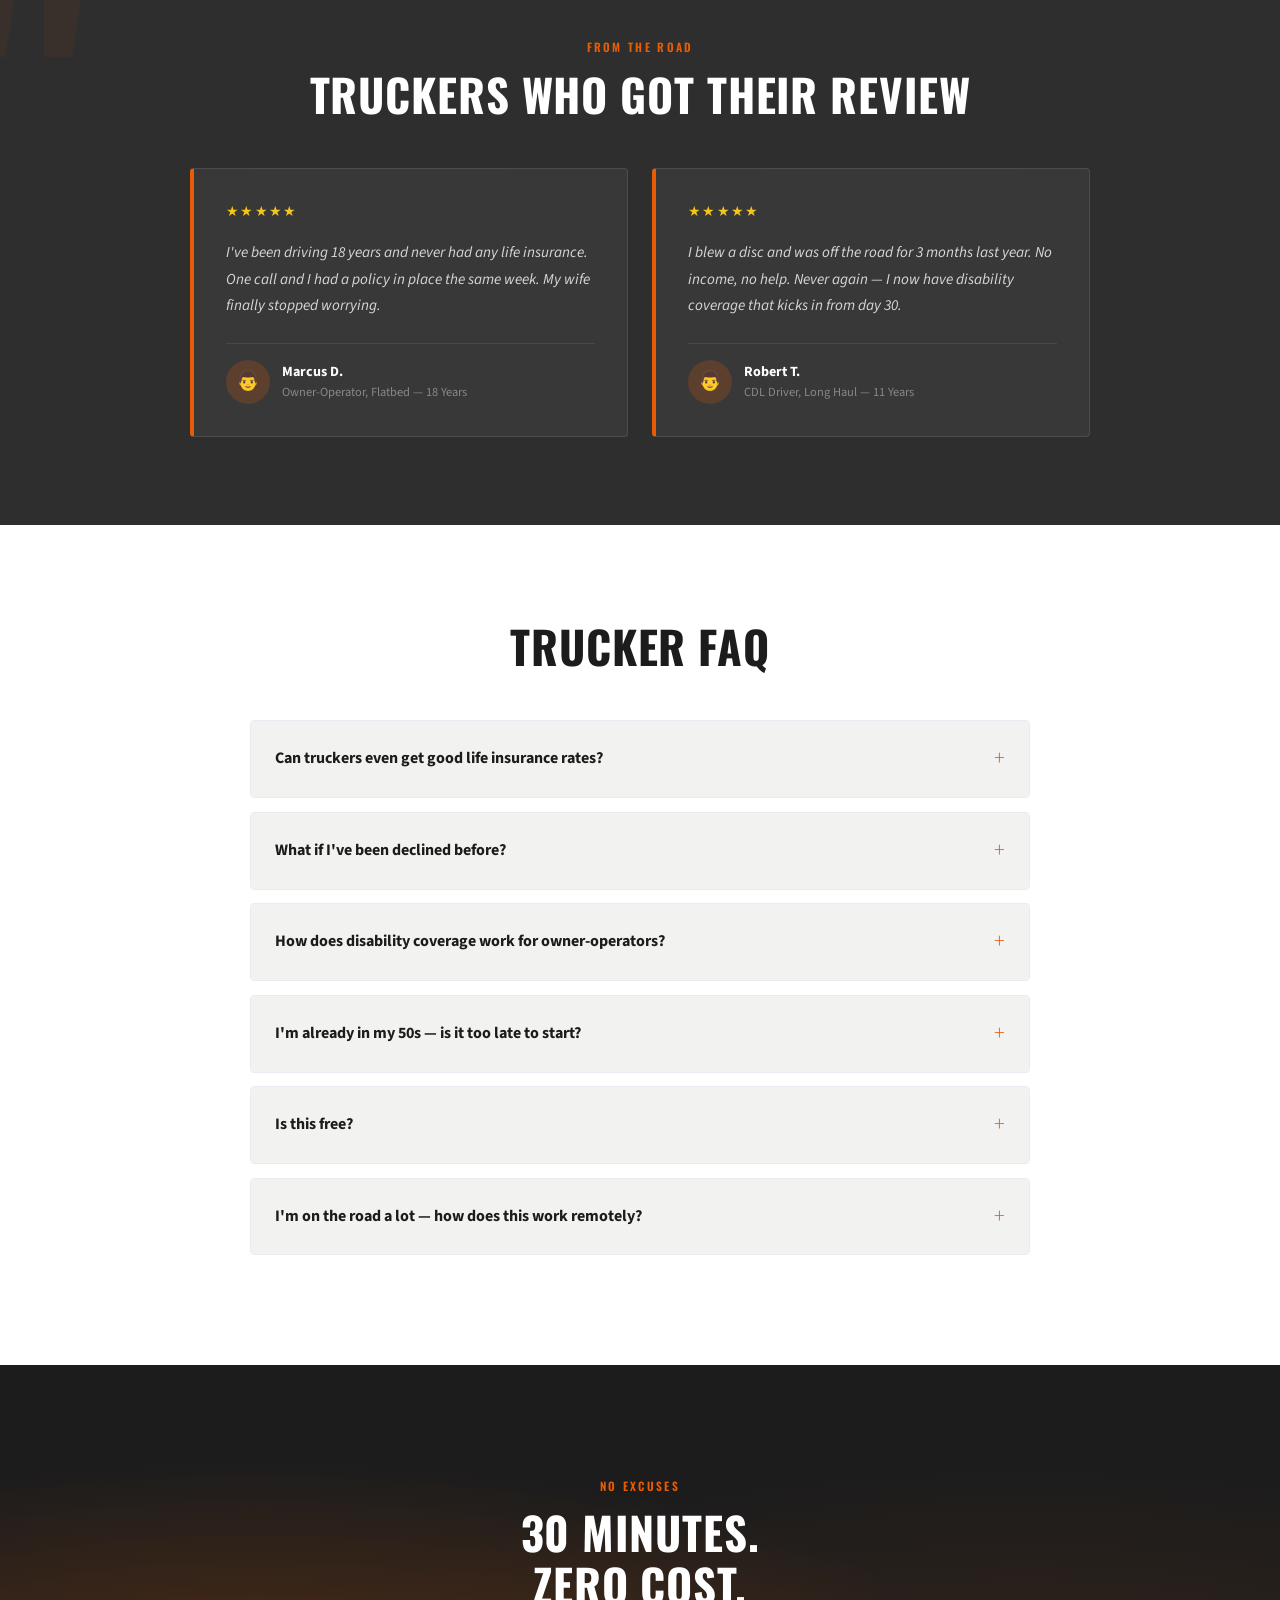
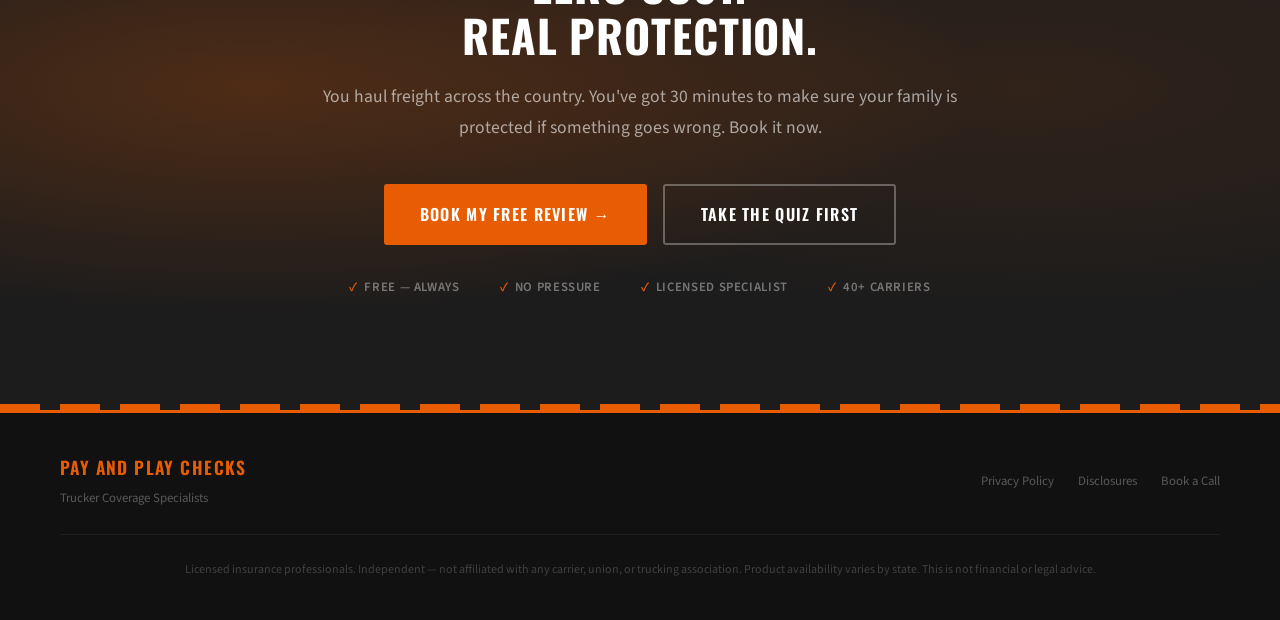
<file: truckers/index.html>
<!DOCTYPE html>
<html lang="en">
<head>
  <meta charset="UTF-8">
  <meta name="viewport" content="width=device-width, initial-scale=1.0">
  <title>Trucker Insurance & Income Protection | Pay and Play Checks</title>
  <meta name="description" content="Life insurance, disability, and retirement income built for owner-operators and CDL drivers. No employer benefits? We've got you covered.">
  <link rel="preconnect" href="https://fonts.googleapis.com">
  <link rel="preconnect" href="https://fonts.gstatic.com" crossorigin>
  <link href="https://fonts.googleapis.com/css2?family=Oswald:wght@400;500;600;700&family=Source+Sans+3:wght@300;400;500;600;700&display=swap" rel="stylesheet">

  <style>
    :root {
      --orange:        #E85D04;
      --orange-light:  #FF7324;
      --orange-pale:   #FFF0E6;
      --charcoal:      #1C1C1C;
      --charcoal-mid:  #2E2E2E;
      --charcoal-light:#3D3D3D;
      --steel:         #4A5568;
      --steel-light:   #E8ECF0;
      --asphalt:       #F2F2F0;
      --white:         #FFFFFF;
      --yellow:        #F5C518;
      --text:          #1A1A1A;
      --muted:         #6B7280;
    }

    *, *::before, *::after { box-sizing: border-box; margin: 0; padding: 0; }
    html { scroll-behavior: smooth; }

    body {
      font-family: 'Source Sans 3', sans-serif;
      background: var(--white);
      color: var(--text);
      line-height: 1.6;
    }

    h1, h2, h3 {
      font-family: 'Oswald', sans-serif;
      line-height: 1.15;
      text-transform: uppercase;
      letter-spacing: 0.02em;
    }
    h1 { font-size: clamp(2.6rem, 5.5vw, 4.5rem); font-weight: 700; }
    h2 { font-size: clamp(1.8rem, 3.5vw, 3rem); font-weight: 700; }
    h3 { font-size: 1.2rem; font-weight: 600; }
    p  { font-size: 1.05rem; color: var(--muted); line-height: 1.75; }

    .container { max-width: 1160px; margin: 0 auto; padding: 0 2rem; }

    /* ── TOP BAR ── */
    .topbar {
      background: var(--orange);
      padding: 0.6rem 2rem;
      text-align: center;
    }
    .topbar p {
      color: var(--white) !important;
      font-size: 0.88rem !important;
      font-weight: 700;
      letter-spacing: 0.04em;
      margin: 0;
      text-transform: uppercase;
    }

    /* ── NAV ── */
    .nav {
      background: var(--charcoal);
      padding: 0 2rem;
      display: flex; justify-content: space-between; align-items: center;
      min-height: 68px;
      position: sticky; top: 0; z-index: 100;
      border-bottom: 3px solid var(--orange);
    }
    .nav-brand {
      display: flex; align-items: center; gap: 1rem;
      text-decoration: none;
    }
    .nav-brand-icon {
      font-size: 1.6rem;
      line-height: 1;
    }
    .nav-brand-text { display: flex; flex-direction: column; line-height: 1.2; }
    .nav-brand-name {
      font-family: 'Oswald', sans-serif;
      font-size: 1.1rem;
      font-weight: 600;
      color: var(--white);
      letter-spacing: 0.05em;
      text-transform: uppercase;
    }
    .nav-brand-sub {
      font-size: 0.65rem;
      font-weight: 600;
      letter-spacing: 0.12em;
      text-transform: uppercase;
      color: var(--orange);
    }
    .nav-links {
      display: flex; align-items: center; gap: 2rem;
      list-style: none;
    }
    .nav-links a {
      color: rgba(255,255,255,.65);
      text-decoration: none;
      font-size: 0.82rem;
      font-weight: 600;
      letter-spacing: 0.08em;
      text-transform: uppercase;
      transition: color 0.2s;
    }
    .nav-links a:hover { color: var(--orange); }
    .nav-cta {
      background: var(--orange) !important;
      color: var(--white) !important;
      padding: 0.55rem 1.5rem;
      border-radius: 3px;
      font-family: 'Oswald', sans-serif !important;
      font-size: 0.9rem !important;
      letter-spacing: 0.08em !important;
      font-weight: 600 !important;
      transition: background 0.2s !important;
    }
    .nav-cta:hover { background: var(--orange-light) !important; }

    /* ── HERO ── */
    .hero {
      background: var(--charcoal);
      position: relative;
      overflow: hidden;
      padding: 7rem 2rem 6rem;
    }
    /* Road lines */
    .hero::before {
      content: '';
      position: absolute;
      bottom: 0; left: 50%;
      transform: translateX(-50%);
      width: 6px;
      height: 100%;
      background: repeating-linear-gradient(
        180deg,
        var(--yellow) 0px,
        var(--yellow) 30px,
        transparent 30px,
        transparent 60px
      );
      opacity: 0.15;
    }
    .hero::after {
      content: '';
      position: absolute; inset: 0;
      background:
        radial-gradient(ellipse at 80% 50%, rgba(232,93,4,.2) 0%, transparent 55%),
        radial-gradient(ellipse at 10% 80%, rgba(232,93,4,.08) 0%, transparent 40%);
      pointer-events: none;
    }
    .hero-inner {
      max-width: 1160px; margin: 0 auto;
      position: relative; z-index: 1;
      display: grid; grid-template-columns: 1fr 400px; gap: 4rem; align-items: center;
    }
    .hero-tag {
      display: inline-flex; align-items: center; gap: 0.5rem;
      background: rgba(232,93,4,.2);
      border: 1px solid rgba(232,93,4,.4);
      padding: 0.3rem 1rem;
      margin-bottom: 1.5rem;
      border-radius: 2px;
    }
    .hero-tag span {
      font-size: 0.72rem;
      font-weight: 700;
      letter-spacing: 0.12em;
      text-transform: uppercase;
      color: var(--orange-light);
    }
    .hero h1 {
      color: var(--white);
      margin-bottom: 1.5rem;
    }
    .hero h1 .highlight {
      color: var(--orange);
      display: block;
    }
    .hero-sub {
      color: rgba(255,255,255,.6) !important;
      font-size: 1.15rem !important;
      margin-bottom: 2.5rem;
      max-width: 52ch;
      font-family: 'Source Sans 3', sans-serif;
      font-weight: 400;
      text-transform: none;
      letter-spacing: 0;
    }
    .hero-proof {
      display: flex; gap: 2.5rem; margin-bottom: 2.5rem;
      flex-wrap: wrap;
    }
    .hero-proof-item { }
    .hero-proof-num {
      font-family: 'Oswald', sans-serif;
      font-size: 2.2rem;
      font-weight: 700;
      color: var(--orange);
      line-height: 1;
    }
    .hero-proof-label {
      font-size: 0.78rem;
      color: rgba(255,255,255,.45);
      font-weight: 600;
      letter-spacing: 0.05em;
      text-transform: uppercase;
      margin-top: 0.2rem;
    }
    .hero-actions { display: flex; gap: 1rem; flex-wrap: wrap; }

    /* ── BUTTONS ── */
    .btn {
      display: inline-flex; align-items: center; gap: 0.5rem;
      padding: 1rem 2.25rem;
      font-family: 'Oswald', sans-serif;
      font-weight: 600;
      font-size: 1rem;
      letter-spacing: 0.08em;
      text-transform: uppercase;
      text-decoration: none;
      cursor: pointer;
      border: none;
      border-radius: 3px;
      transition: all 0.2s;
    }
    .btn-orange {
      background: var(--orange);
      color: var(--white);
    }
    .btn-orange:hover { background: var(--orange-light); transform: translateY(-2px); box-shadow: 0 8px 24px rgba(232,93,4,.4); }
    .btn-outline {
      background: transparent;
      color: var(--white);
      border: 2px solid rgba(255,255,255,.3);
    }
    .btn-outline:hover { border-color: var(--white); background: rgba(255,255,255,.08); }
    .btn-dark {
      background: var(--charcoal);
      color: var(--white);
    }
    .btn-dark:hover { background: var(--charcoal-mid); }

    /* ── HERO RIGHT PANEL ── */
    .hero-panel {
      background: rgba(255,255,255,.04);
      border: 1px solid rgba(255,255,255,.1);
      border-top: 3px solid var(--orange);
      border-radius: 4px;
      padding: 2rem;
    }
    .hp-title {
      font-family: 'Oswald', sans-serif;
      font-size: 0.85rem;
      font-weight: 600;
      letter-spacing: 0.12em;
      text-transform: uppercase;
      color: var(--orange);
      margin-bottom: 1.5rem;
      padding-bottom: 1rem;
      border-bottom: 1px solid rgba(255,255,255,.08);
    }
    .hp-list { list-style: none; display: flex; flex-direction: column; gap: 0.85rem; }
    .hp-list li {
      display: flex; gap: 0.75rem; align-items: flex-start;
      color: rgba(255,255,255,.75);
      font-size: 0.95rem;
    }
    .hp-list li::before {
      content: '→';
      color: var(--orange);
      font-weight: 700;
      flex-shrink: 0;
      margin-top: 0.1rem;
    }
    .hp-cta {
      margin-top: 1.75rem;
      padding-top: 1.5rem;
      border-top: 1px solid rgba(255,255,255,.08);
    }
    .hp-cta .btn { width: 100%; justify-content: center; }
    .hp-note {
      text-align: center;
      font-size: 0.78rem;
      color: rgba(255,255,255,.3);
      margin-top: 0.75rem;
      letter-spacing: 0.03em;
    }

    /* ── REALITY CHECK ── */
    .reality {
      background: var(--orange);
      padding: 3rem 2rem;
    }
    .reality-inner {
      max-width: 1160px; margin: 0 auto;
      display: grid; grid-template-columns: repeat(4, 1fr);
      gap: 2rem;
      text-align: center;
    }
    .reality-item { }
    .reality-num {
      font-family: 'Oswald', sans-serif;
      font-size: 2.8rem;
      font-weight: 700;
      color: var(--white);
      line-height: 1;
    }
    .reality-label {
      font-size: 0.82rem;
      color: rgba(255,255,255,.75);
      font-weight: 600;
      letter-spacing: 0.04em;
      text-transform: uppercase;
      margin-top: 0.4rem;
    }
    .reality-divider {
      width: 1px;
      background: rgba(255,255,255,.2);
      margin: 0 auto;
    }

    /* ── THE REALITY SECTION ── */
    .truth-section {
      background: var(--asphalt);
      padding: 6rem 2rem;
    }
    .truth-inner {
      max-width: 1160px; margin: 0 auto;
      display: grid; grid-template-columns: 1fr 1fr; gap: 5rem; align-items: center;
    }
    .section-label {
      font-family: 'Oswald', sans-serif;
      font-size: 0.72rem;
      font-weight: 600;
      letter-spacing: 0.2em;
      text-transform: uppercase;
      color: var(--orange);
      margin-bottom: 0.75rem;
      display: block;
    }
    .truth-points { display: flex; flex-direction: column; gap: 1.25rem; margin-top: 2rem; }
    .truth-point {
      display: flex; gap: 1.25rem;
      padding: 1.5rem;
      background: var(--white);
      border-radius: 4px;
      border-left: 4px solid var(--orange);
      box-shadow: 0 2px 8px rgba(0,0,0,.06);
    }
    .tp-icon { font-size: 1.6rem; flex-shrink: 0; }
    .truth-point h3 {
      font-size: 1rem;
      color: var(--charcoal);
      margin-bottom: 0.3rem;
      text-transform: none;
      letter-spacing: 0;
    }
    .truth-point p { font-size: 0.9rem !important; margin: 0; }

    /* Dark panel */
    .dark-panel {
      background: var(--charcoal);
      border-radius: 6px;
      padding: 2.5rem;
      position: relative;
      overflow: hidden;
    }
    .dark-panel::before {
      content: '🚛';
      position: absolute;
      font-size: 8rem;
      right: -1rem;
      bottom: -1rem;
      opacity: 0.08;
    }
    .dp-heading {
      font-family: 'Oswald', sans-serif;
      font-size: 1.5rem;
      font-weight: 700;
      color: var(--white);
      text-transform: uppercase;
      letter-spacing: 0.05em;
      margin-bottom: 1.5rem;
      line-height: 1.3;
    }
    .dp-heading span { color: var(--orange); }
    .dp-list { display: flex; flex-direction: column; gap: 1rem; list-style: none; }
    .dp-list li {
      display: flex; gap: 1rem; align-items: center;
      padding: 1rem 1.25rem;
      background: rgba(255,255,255,.05);
      border-radius: 4px;
    }
    .dp-list li .dp-x { color: #FF6B6B; font-size: 1.1rem; font-weight: 700; }
    .dp-list li .dp-check { color: var(--orange); font-size: 1.1rem; font-weight: 700; }
    .dp-list li span:last-child { color: rgba(255,255,255,.7); font-size: 0.9rem; }

    /* ── PROBLEMS ── */
    .problems-section {
      background: var(--white);
      padding: 6rem 2rem;
    }
    .problems-inner { max-width: 1160px; margin: 0 auto; }
    .problems-header { margin-bottom: 3.5rem; }
    .problems-grid {
      display: grid;
      grid-template-columns: repeat(3, 1fr);
      gap: 2px;
      background: var(--steel-light);
      border-radius: 6px;
      overflow: hidden;
    }
    .problem-cell {
      background: var(--white);
      padding: 2.5rem 2rem;
      position: relative;
      transition: background 0.2s;
    }
    .problem-cell:hover { background: #FAFAF8; }
    .problem-num {
      font-family: 'Oswald', sans-serif;
      font-size: 4rem;
      font-weight: 700;
      color: var(--steel-light);
      line-height: 1;
      margin-bottom: 1rem;
    }
    .problem-cell h3 {
      color: var(--charcoal);
      font-size: 1rem;
      margin-bottom: 0.75rem;
      text-transform: none;
      letter-spacing: 0;
    }
    .problem-tag {
      display: inline-block;
      margin-top: 1rem;
      font-size: 0.68rem;
      font-weight: 700;
      letter-spacing: 0.1em;
      text-transform: uppercase;
      color: var(--orange);
      border: 1px solid rgba(232,93,4,.3);
      padding: 0.2rem 0.6rem;
      border-radius: 2px;
    }

    /* ── SOLUTIONS ── */
    .solutions-section {
      background: var(--charcoal);
      padding: 6rem 2rem;
      position: relative;
      overflow: hidden;
    }
    .solutions-section::before {
      content: '';
      position: absolute; top: 0; left: 0; right: 0;
      height: 4px;
      background: repeating-linear-gradient(
        90deg,
        var(--orange) 0px, var(--orange) 20px,
        transparent 20px, transparent 30px
      );
    }
    .solutions-inner { max-width: 1160px; margin: 0 auto; }
    .solutions-header { margin-bottom: 3.5rem; }
    .solutions-header h2 { color: var(--white); }
    .solutions-header p { color: rgba(255,255,255,.55) !important; max-width: 55ch; margin-top: 1rem; font-family: 'Source Sans 3', sans-serif; text-transform: none; letter-spacing: 0; }
    .solutions-grid {
      display: grid;
      grid-template-columns: repeat(3, 1fr);
      gap: 1.5rem;
    }
    .solution-card {
      background: rgba(255,255,255,.04);
      border: 1px solid rgba(255,255,255,.08);
      border-radius: 4px;
      padding: 2rem;
      transition: border-color 0.2s, transform 0.2s, background 0.2s;
    }
    .solution-card:hover {
      border-color: var(--orange);
      background: rgba(232,93,4,.06);
      transform: translateY(-3px);
    }
    .sol-icon {
      font-size: 2rem;
      margin-bottom: 1.25rem;
      display: block;
    }
    .solution-card h3 {
      color: var(--white);
      font-size: 1rem;
      margin-bottom: 0.75rem;
      text-transform: none;
      letter-spacing: 0;
    }
    .solution-card p { color: rgba(255,255,255,.5) !important; font-size: 0.9rem !important; }
    .sol-tag {
      display: inline-block;
      margin-top: 1rem;
      font-size: 0.68rem;
      font-weight: 700;
      letter-spacing: 0.1em;
      text-transform: uppercase;
      color: var(--orange);
      background: rgba(232,93,4,.15);
      padding: 0.2rem 0.6rem;
      border-radius: 2px;
    }

    /* ── HOW IT WORKS ── */
    .how-section {
      background: var(--asphalt);
      padding: 6rem 2rem;
    }
    .how-inner { max-width: 1160px; margin: 0 auto; }
    .how-header { margin-bottom: 4rem; }
    .road-steps {
      display: grid; grid-template-columns: repeat(4, 1fr);
      gap: 0;
      position: relative;
    }
    /* Road line */
    .road-steps::before {
      content: '';
      position: absolute;
      top: 36px; left: 0; right: 0;
      height: 4px;
      background: var(--charcoal-light);
      z-index: 0;
    }
    .road-steps::after {
      content: '';
      position: absolute;
      top: 38px; left: 0; right: 0;
      height: 0;
      border-top: 2px dashed var(--orange);
      z-index: 0;
    }
    .road-step { text-align: center; position: relative; z-index: 1; padding: 0 1rem; }
    .road-num {
      width: 72px; height: 72px;
      background: var(--charcoal);
      border: 3px solid var(--orange);
      border-radius: 50%;
      display: flex; align-items: center; justify-content: center;
      margin: 0 auto 1.5rem;
      font-family: 'Oswald', sans-serif;
      font-size: 1.6rem;
      font-weight: 700;
      color: var(--orange);
    }
    .road-step h3 {
      font-size: 0.95rem;
      color: var(--charcoal);
      margin-bottom: 0.5rem;
      text-transform: none;
      letter-spacing: 0;
    }
    .road-step p { font-size: 0.88rem !important; }

    /* ── TESTIMONIAL ── */
    .testimonial-section {
      background: var(--charcoal-mid);
      padding: 5.5rem 2rem;
      position: relative;
      overflow: hidden;
    }
    .testimonial-section::before {
      content: '"';
      position: absolute;
      font-family: 'Oswald', sans-serif;
      font-size: 30rem;
      color: rgba(232,93,4,.06);
      top: -5rem;
      left: -2rem;
      line-height: 1;
      pointer-events: none;
    }
    .testimonial-inner {
      max-width: 900px; margin: 0 auto;
      position: relative; z-index: 1;
    }
    .testimonials-grid {
      display: grid; grid-template-columns: repeat(2, 1fr);
      gap: 1.5rem;
    }
    .t-card {
      background: rgba(255,255,255,.05);
      border: 1px solid rgba(255,255,255,.1);
      border-radius: 4px;
      padding: 2rem;
      border-left: 4px solid var(--orange);
    }
    .t-stars { color: var(--yellow); font-size: 0.85rem; letter-spacing: 0.1em; margin-bottom: 1rem; }
    .t-quote {
      font-style: italic;
      color: rgba(255,255,255,.8) !important;
      font-size: 0.95rem !important;
      line-height: 1.75 !important;
      margin-bottom: 1.5rem;
    }
    .t-author {
      display: flex; gap: 0.75rem; align-items: center;
      padding-top: 1rem;
      border-top: 1px solid rgba(255,255,255,.08);
    }
    .t-avatar {
      width: 44px; height: 44px;
      background: rgba(232,93,4,.2);
      border-radius: 50%;
      display: flex; align-items: center; justify-content: center;
      font-size: 1.2rem;
    }
    .t-name { color: var(--white); font-weight: 700; font-size: 0.88rem; }
    .t-role { color: rgba(255,255,255,.4); font-size: 0.78rem; }

    /* ── FAQ ── */
    .faq-section { background: var(--white); padding: 6rem 2rem; }
    .faq-inner { max-width: 780px; margin: 0 auto; }
    .faq-inner h2 { text-align: center; margin-bottom: 3rem; color: var(--charcoal); }
    details {
      border: 1px solid var(--steel-light);
      border-radius: 4px;
      margin-bottom: 0.85rem;
      overflow: hidden;
    }
    details[open] { border-color: var(--orange); }
    summary {
      padding: 1.25rem 1.5rem;
      font-family: 'Source Sans 3', sans-serif;
      font-weight: 700;
      font-size: 1rem;
      cursor: pointer;
      color: var(--charcoal);
      list-style: none;
      display: flex; justify-content: space-between; align-items: center;
      background: var(--asphalt);
    }
    details[open] summary { background: var(--orange-pale); }
    summary::-webkit-details-marker { display: none; }
    summary::after {
      content: '+';
      font-size: 1.4rem;
      color: var(--orange);
      font-weight: 300;
    }
    details[open] summary::after { content: '−'; }
    .faq-answer {
      padding: 1.25rem 1.5rem;
      color: var(--muted);
      font-size: 0.95rem;
      line-height: 1.8;
    }

    /* ── FINAL CTA ── */
    .cta-section {
      background: var(--charcoal);
      padding: 7rem 2rem;
      position: relative;
      overflow: hidden;
    }
    .cta-section::before {
      content: '';
      position: absolute; inset: 0;
      background:
        radial-gradient(ellipse at 20% 50%, rgba(232,93,4,.25), transparent 50%),
        radial-gradient(ellipse at 80% 50%, rgba(232,93,4,.1), transparent 50%);
      pointer-events: none;
    }
    /* Road stripes at bottom */
    .cta-section::after {
      content: '';
      position: absolute;
      bottom: 0; left: 0; right: 0;
      height: 6px;
      background: repeating-linear-gradient(
        90deg,
        var(--orange) 0px, var(--orange) 40px,
        transparent 40px, transparent 60px
      );
    }
    .cta-inner {
      max-width: 700px; margin: 0 auto;
      text-align: center; position: relative; z-index: 1;
    }
    .cta-inner h2 { color: var(--white); margin-bottom: 1.25rem; }
    .cta-inner p {
      color: rgba(255,255,255,.6) !important;
      font-size: 1.1rem !important;
      margin-bottom: 2.5rem;
      text-transform: none;
      letter-spacing: 0;
    }
    .cta-actions { display: flex; gap: 1rem; justify-content: center; flex-wrap: wrap; }
    .cta-trust {
      margin-top: 2rem;
      display: flex; justify-content: center; gap: 2.5rem; flex-wrap: wrap;
    }
    .cta-trust span {
      color: rgba(255,255,255,.4);
      font-size: 0.8rem;
      font-weight: 600;
      letter-spacing: 0.05em;
      text-transform: uppercase;
      display: flex; align-items: center; gap: 0.4rem;
    }
    .cta-trust span::before { content: '✓'; color: var(--orange); }

    /* ── FOOTER ── */
    .footer {
      background: #111111;
      padding: 2.5rem 2rem;
      border-top: 3px solid var(--orange);
    }
    .footer-inner {
      max-width: 1160px; margin: 0 auto;
      display: flex; justify-content: space-between; align-items: center;
      flex-wrap: wrap; gap: 1rem;
    }
    .footer-brand {
      font-family: 'Oswald', sans-serif;
      color: var(--orange);
      font-size: 1.1rem;
      font-weight: 600;
      letter-spacing: 0.08em;
      text-transform: uppercase;
    }
    .footer p { color: rgba(255,255,255,.3) !important; font-size: 0.8rem !important; }
    .footer-links { display: flex; gap: 1.5rem; }
    .footer-links a {
      color: rgba(255,255,255,.3);
      text-decoration: none;
      font-size: 0.8rem;
      transition: color 0.2s;
    }
    .footer-links a:hover { color: var(--orange); }
    .footer-legal {
      max-width: 1160px; margin: 1.5rem auto 0;
      padding-top: 1.5rem;
      border-top: 1px solid rgba(255,255,255,.06);
      text-align: center;
    }
    .footer-legal p { font-size: 0.75rem !important; color: rgba(255,255,255,.2) !important; }

    /* ── ANIMATIONS ── */
    @keyframes fadeUp {
      from { opacity: 0; transform: translateY(24px); }
      to   { opacity: 1; transform: translateY(0); }
    }
    .fade-up { animation: fadeUp 0.6s ease both; }
    .d1 { animation-delay: 0.1s; }
    .d2 { animation-delay: 0.2s; }
    .d3 { animation-delay: 0.3s; }

    /* ── RESPONSIVE ── */
    @media (max-width: 900px) {
      .hero-inner { grid-template-columns: 1fr; }
      .hero-panel { display: none; }
      .truth-inner { grid-template-columns: 1fr; }
      .reality-inner { grid-template-columns: repeat(2, 1fr); }
      .problems-grid { grid-template-columns: 1fr 1fr; }
      .solutions-grid { grid-template-columns: 1fr 1fr; }
      .road-steps { grid-template-columns: 1fr 1fr; }
      .road-steps::before, .road-steps::after { display: none; }
      .testimonials-grid { grid-template-columns: 1fr; }
    }
    @media (max-width: 600px) {
      .nav-links { display: none; }
      .reality-inner { grid-template-columns: 1fr 1fr; gap: 1.5rem; }
      .problems-grid { grid-template-columns: 1fr; }
      .solutions-grid { grid-template-columns: 1fr; }
      .road-steps { grid-template-columns: 1fr; }
    }
  </style>
</head>
<body>

<!-- ── TOP BAR ── -->
<div class="topbar">
  <p>🚛 No Employer Benefits? No Problem. — Free Coverage Review for Truckers &amp; Owner-Operators</p>
</div>

<!-- ── NAV ── -->
<nav class="nav">
  <a href="/" class="nav-brand">
    <div class="nav-brand-icon">💰</div>
    <div class="nav-brand-text">
      <span class="nav-brand-name">Pay and Play Checks</span>
      <span class="nav-brand-sub">Trucker Coverage</span>
    </div>
  </a>
  <ul class="nav-links">
    <li><a href="#problems">The Gaps</a></li>
    <li><a href="#solutions">Coverage</a></li>
    <li><a href="#how">How It Works</a></li>
    <li><a href="#faq">FAQ</a></li>
    <li><a href="https://calendly.com/johnrussofinancial/30min" target="_blank" class="nav-cta">Get My Free Quote</a></li>
  </ul>
</nav>

<!-- ── HERO ── -->
<section class="hero">
  <div class="hero-inner">
    <div>
      <div class="hero-tag fade-up">
        <span>🚛 For Owner-Operators &amp; CDL Drivers</span>
      </div>
      <h1 class="fade-up d1">
        You're Out There
        <span class="highlight">On Your Own.</span>
        So Is Your Family.
      </h1>
      <p class="hero-sub fade-up d2">
        No HR department. No group benefits. No safety net.
        When you're self-employed, your family's financial protection
        is 100% on you — and most truckers have almost none.
        We fix that.
      </p>
      <div class="hero-proof fade-up d2">
        <div class="hero-proof-item">
          <div class="hero-proof-num">$0</div>
          <div class="hero-proof-label">Employer benefits for owner-ops</div>
        </div>
        <div class="hero-proof-item">
          <div class="hero-proof-num">30min</div>
          <div class="hero-proof-label">Free coverage review</div>
        </div>
        <div class="hero-proof-item">
          <div class="hero-proof-num">40+</div>
          <div class="hero-proof-label">Carriers we compare</div>
        </div>
      </div>
      <div class="hero-actions fade-up d3">
        <a href="quiz.html" class="btn btn-orange">
          Get My Free Trucker Review →
        </a>
        <a href="#problems" class="btn btn-outline">See the Gaps</a>
      </div>
    </div>

    <!-- Right panel -->
    <div class="hero-panel fade-up d3">
      <p class="hp-title">What your free review covers:</p>
      <ul class="hp-list">
        <li>Life insurance sized for your family's actual needs</li>
        <li>Disability coverage if you can't drive</li>
        <li>Tax-free retirement income strategy (IUL)</li>
        <li>Guaranteed income for life (annuity)</li>
        <li>Critical illness &amp; accident protection</li>
        <li>Coverage that travels with you — not tied to a job</li>
      </ul>
      <div class="hp-cta">
        <a href="quiz.html" class="btn btn-orange">
          Book My Free Review
        </a>
        <p class="hp-note">No obligation. Licensed specialist. 30 minutes.</p>
      </div>
    </div>
  </div>
</section>

<!-- ── REALITY NUMBERS ── -->
<div class="reality">
  <div class="reality-inner">
    <div class="reality-item">
      <div class="reality-num">3.5M</div>
      <div class="reality-label">Truck drivers in the US</div>
    </div>
    <div class="reality-item">
      <div class="reality-num">~350K</div>
      <div class="reality-label">Are owner-operators</div>
    </div>
    <div class="reality-item">
      <div class="reality-num">Most</div>
      <div class="reality-label">Have no disability coverage</div>
    </div>
    <div class="reality-item">
      <div class="reality-num">1 call</div>
      <div class="reality-label">To change all of that</div>
    </div>
  </div>
</div>

<!-- ── TRUTH ── -->
<section class="truth-section">
  <div class="truth-inner">
    <div>
      <span class="section-label">The Hard Truth</span>
      <h2>Being Your Own Boss Has a Price Most Truckers Don't Plan For</h2>
      <div class="truth-points">
        <div class="truth-point">
          <span class="tp-icon">🤕</span>
          <div>
            <h3>If you can't drive, you don't get paid</h3>
            <p>No sick days. No disability leave. No employer paying your bills while you recover. One injury or illness can wipe out months of income overnight.</p>
          </div>
        </div>
        <div class="truth-point">
          <span class="tp-icon">💔</span>
          <div>
            <h3>If something happens to you, your family gets nothing</h3>
            <p>No pension. No survivor benefits. No group life insurance. Your income disappears the day you do — unless you've built protection outside your truck.</p>
          </div>
        </div>
        <div class="truth-point">
          <span class="tp-icon">🏖️</span>
          <div>
            <h3>No employer retirement plan means no retirement plan</h3>
            <p>There's no 401(k) match. No pension. No HR reminding you to save. Most owner-operators reach their 50s with almost no retirement income built up.</p>
          </div>
        </div>
      </div>
    </div>

    <div class="dark-panel">
      <p class="dp-heading">What Most Truckers Have vs. <span>What They Need</span></p>
      <ul class="dp-list">
        <li>
          <span class="dp-x">✗</span>
          <span>Employer life insurance</span>
        </li>
        <li>
          <span class="dp-check">→</span>
          <span>Private life insurance built for self-employed</span>
        </li>
        <li>
          <span class="dp-x">✗</span>
          <span>Group disability plan</span>
        </li>
        <li>
          <span class="dp-check">→</span>
          <span>Own-occupation disability if you can't drive</span>
        </li>
        <li>
          <span class="dp-x">✗</span>
          <span>401(k) or pension</span>
        </li>
        <li>
          <span class="dp-check">→</span>
          <span>IUL — tax-free retirement savings that grow</span>
        </li>
        <li>
          <span class="dp-x">✗</span>
          <span>Guaranteed retirement income</span>
        </li>
        <li>
          <span class="dp-check">→</span>
          <span>Annuity — lifetime income you can't outlive</span>
        </li>
      </ul>
    </div>
  </div>
</section>

<!-- ── PROBLEMS ── -->
<section id="problems" class="problems-section">
  <div class="problems-inner">
    <div class="problems-header">
      <span class="section-label">The Gaps</span>
      <h2>6 Financial Risks Every Trucker Carries</h2>
    </div>
    <div class="problems-grid">
      <div class="problem-cell">
        <div class="problem-num">01</div>
        <h3>No Income If You Can't Drive</h3>
        <p>An accident, surgery, or serious illness can take you off the road for weeks or months. Without disability coverage, your income stops completely.</p>
        <span class="problem-tag">Income Risk</span>
      </div>
      <div class="problem-cell">
        <div class="problem-num">02</div>
        <h3>No Life Insurance</h3>
        <p>Without an employer, you have no group plan to fall back on. If you die, your family loses your income — and there's no safety net in place.</p>
        <span class="problem-tag">Family Risk</span>
      </div>
      <div class="problem-cell">
        <div class="problem-num">03</div>
        <h3>No Retirement Savings Strategy</h3>
        <p>Most owner-operators have no retirement savings plan at all. There's no employer match, no pension, and no automatic contributions working for you.</p>
        <span class="problem-tag">Retirement Risk</span>
      </div>
      <div class="problem-cell">
        <div class="problem-num">04</div>
        <h3>High-Risk Occupation Premiums</h3>
        <p>Many insurers charge truckers significantly more — or deny coverage altogether. We work with carriers who specialize in self-employed truckers and offer fair rates.</p>
        <span class="problem-tag">Cost Risk</span>
      </div>
      <div class="problem-cell">
        <div class="problem-num">05</div>
        <h3>No Critical Illness Protection</h3>
        <p>A cancer diagnosis or heart attack doesn't just affect your health — it wipes out your income. A critical illness rider provides a lump-sum cash payout at diagnosis.</p>
        <span class="problem-tag">Health Risk</span>
      </div>
      <div class="problem-cell">
        <div class="problem-num">06</div>
        <h3>Outliving Your Money</h3>
        <p>Without a pension or retirement plan, most truckers rely entirely on Social Security — which averages about $1,700/month. That's not enough to retire on.</p>
        <span class="problem-tag">Longevity Risk</span>
      </div>
    </div>
  </div>
</section>

<!-- ── SOLUTIONS ── -->
<section id="solutions" class="solutions-section">
  <div class="solutions-inner">
    <div class="solutions-header">
      <span class="section-label" style="color:var(--orange);">What We Build for You</span>
      <h2 style="color:var(--white);">A Complete Protection Plan for the Self-Employed Trucker</h2>
      <p>Independent advisors. 40+ carriers. Every recommendation built around your life on the road.</p>
    </div>
    <div class="solutions-grid">
      <div class="solution-card">
        <span class="sol-icon">🛡️</span>
        <h3>Term &amp; Whole Life Insurance</h3>
        <p>Coverage built for self-employed truckers — portable, affordable, and not tied to any employer. We compare 40+ carriers to find your best rate.</p>
        <span class="sol-tag">Family Protection</span>
      </div>
      <div class="solution-card">
        <span class="sol-icon">🚑</span>
        <h3>Disability Insurance</h3>
        <p>If you can't drive, you need income. We structure own-occupation disability coverage that pays when you're off the road — regardless of why.</p>
        <span class="sol-tag">Income Protection</span>
      </div>
      <div class="solution-card">
        <span class="sol-icon">📈</span>
        <h3>IUL — Tax-Free Retirement</h3>
        <p>An Indexed Universal Life policy builds cash value that grows with the market — zero downside risk. Your own tax-free retirement fund outside Social Security.</p>
        <span class="sol-tag">Retirement Savings</span>
      </div>
      <div class="solution-card">
        <span class="sol-icon">💰</span>
        <h3>Annuity — Guaranteed Income for Life</h3>
        <p>A guaranteed income stream you can't outlive. Designed for self-employed workers who have no pension and need predictable income in retirement.</p>
        <span class="sol-tag">Lifetime Income</span>
      </div>
      <div class="solution-card">
        <span class="sol-icon">⚡</span>
        <h3>Critical Illness &amp; Accident Riders</h3>
        <p>A lump-sum cash payment if you're diagnosed with cancer, heart attack, or stroke — or seriously injured on or off the job. Paid directly to you.</p>
        <span class="sol-tag">Health Protection</span>
      </div>
      <div class="solution-card">
        <span class="sol-icon">📋</span>
        <h3>Annual Coverage Reviews</h3>
        <p>Your business changes. Your income changes. We review your full protection plan every year to make sure nothing falls through the cracks.</p>
        <span class="sol-tag">Ongoing Support</span>
      </div>
    </div>
  </div>
</section>

<!-- ── HOW IT WORKS ── -->
<section id="how" class="how-section">
  <div class="how-inner">
    <div class="how-header">
      <span class="section-label">The Process</span>
      <h2>Your Free Review — Simple as a Pit Stop</h2>
    </div>
    <div class="road-steps">
      <div class="road-step">
        <div class="road-num">1</div>
        <h3>Book a 30-Minute Call</h3>
        <p>Pick any open slot — evenings available. No paperwork required beforehand.</p>
      </div>
      <div class="road-step">
        <div class="road-num">2</div>
        <h3>We Assess Your Situation</h3>
        <p>A specialist reviews your income, family situation, and what coverage (if any) you currently have.</p>
      </div>
      <div class="road-step">
        <div class="road-num">3</div>
        <h3>You See the Full Picture</h3>
        <p>We map out your gaps and show you exactly what it costs to close them — in plain language.</p>
      </div>
      <div class="road-step">
        <div class="road-num">4</div>
        <h3>You Decide</h3>
        <p>No pressure. No obligation. You leave the call knowing exactly where you stand.</p>
      </div>
    </div>
  </div>
</section>

<!-- ── TESTIMONIALS ── -->
<section class="testimonial-section">
  <div class="testimonial-inner">
    <div style="text-align:center; margin-bottom:3rem;">
      <span class="section-label">From the Road</span>
      <h2 style="color:var(--white);">Truckers Who Got Their Review</h2>
    </div>
    <div class="testimonials-grid">
      <div class="t-card">
        <div class="t-stars">★★★★★</div>
        <p class="t-quote">I've been driving 18 years and never had any life insurance. One call and I had a policy in place the same week. My wife finally stopped worrying.</p>
        <div class="t-author">
          <div class="t-avatar">👨</div>
          <div>
            <div class="t-name">Marcus D.</div>
            <div class="t-role">Owner-Operator, Flatbed — 18 Years</div>
          </div>
        </div>
      </div>
      <div class="t-card">
        <div class="t-stars">★★★★★</div>
        <p class="t-quote">I blew a disc and was off the road for 3 months last year. No income, no help. Never again — I now have disability coverage that kicks in from day 30.</p>
        <div class="t-author">
          <div class="t-avatar">👨</div>
          <div>
            <div class="t-name">Robert T.</div>
            <div class="t-role">CDL Driver, Long Haul — 11 Years</div>
          </div>
        </div>
      </div>
    </div>
  </div>
</section>

<!-- ── FAQ ── -->
<section id="faq" class="faq-section">
  <div class="faq-inner">
    <h2>Trucker FAQ</h2>

    <details>
      <summary>Can truckers even get good life insurance rates?</summary>
      <div class="faq-answer">Yes — and most truckers are overpaying or getting declined because they're going through the wrong carriers. We work with insurers who specialize in self-employed truckers and know how to underwrite your occupation fairly. We shop 40+ carriers to find your best rate.</div>
    </details>

    <details>
      <summary>What if I've been declined before?</summary>
      <div class="faq-answer">Past declines happen for many reasons, and one carrier saying no doesn't mean all carriers will. We know which carriers are most favorable for truckers with prior declines, health conditions, or high-mileage driving history. Tell us the situation and we'll find options.</div>
    </details>

    <details>
      <summary>How does disability coverage work for owner-operators?</summary>
      <div class="faq-answer">We structure own-occupation disability coverage — meaning it pays if you specifically can't perform your work as a truck driver, not just if you can't do "any job." There's typically a 30–90 day waiting period before benefits begin, and coverage can replace 60–70% of your income for months or years depending on the policy.</div>
    </details>

    <details>
      <summary>I'm already in my 50s — is it too late to start?</summary>
      <div class="faq-answer">It's not too late, but the options are different. In your 50s, we focus more on guaranteed retirement income (annuities) and ensuring your family is protected with the right life insurance. Premiums are higher than at 35, but coverage is still absolutely accessible and affordable with the right carrier.</div>
    </details>

    <details>
      <summary>Is this free?</summary>
      <div class="faq-answer">Yes. The consultation is 100% free. We get paid by the carriers when you choose a product — so you pay nothing for the review or the recommendation. If nothing we show you makes sense, you walk away with better information and zero cost.</div>
    </details>

    <details>
      <summary>I'm on the road a lot — how does this work remotely?</summary>
      <div class="faq-answer">Everything is done by phone or video — no office visit needed. We can schedule around your routes and available windows. Once you're approved for coverage, policy documents are handled digitally. You never have to stop anywhere.</div>
    </details>
  </div>
</section>

<!-- ── FINAL CTA ── -->
<section class="cta-section">
  <div class="cta-inner">
    <span class="section-label" style="color:var(--orange);">No Excuses</span>
    <h2 style="color:var(--white);">30 Minutes.<br>Zero Cost.<br>Real Protection.</h2>
    <p>You haul freight across the country. You've got 30 minutes to make sure your family is protected if something goes wrong. Book it now.</p>
    <div class="cta-actions">
      <a href="quiz.html" class="btn btn-orange">
        Book My Free Review →
      </a>
      <a href="quiz.html" class="btn btn-outline">
        Take the Quiz First
      </a>
    </div>
    <div class="cta-trust">
      <span>Free — always</span>
      <span>No pressure</span>
      <span>Licensed specialist</span>
      <span>40+ carriers</span>
    </div>
  </div>
</section>

<!-- ── FOOTER ── -->
<footer class="footer">
  <div class="footer-inner">
    <div>
      <div class="footer-brand">Pay and Play Checks</div>
      <p style="margin-top:0.4rem;">Trucker Coverage Specialists</p>
    </div>
    <div class="footer-links">
      <a href="/privacy.html">Privacy Policy</a>
      <a href="/disclosures.html">Disclosures</a>
      <a href="quiz.html">Book a Call</a>
    </div>
  </div>
  <div class="footer-legal">
    <p>Licensed insurance professionals. Independent — not affiliated with any carrier, union, or trucking association. Product availability varies by state. This is not financial or legal advice.</p>
  </div>
</footer>

</body>
</html>
</file>
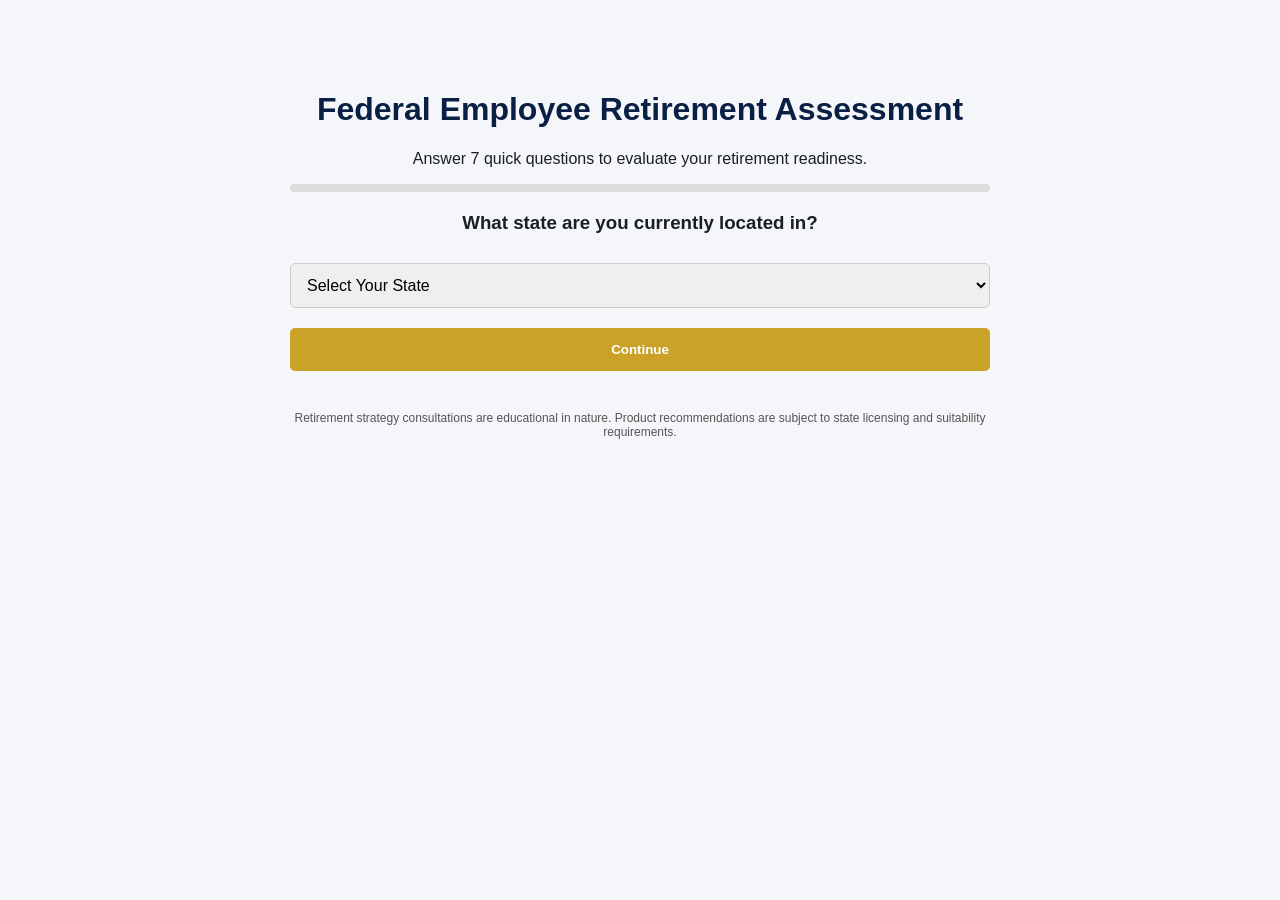
<file: federal/quiz.html>
<!DOCTYPE html>
<html>
<head>
<meta charset="UTF-8">
<title>Federal Retirement Readiness Quiz</title>
<meta name="viewport" content="width=device-width, initial-scale=1.0">

<style>
body {
    margin: 0;
    font-family: Arial, sans-serif;
    background-color: #f4f6f9;
    color: #1b1f23;
}

.container {
    max-width: 700px;
    margin: 50px auto;
    padding: 20px;
    text-align: center;
}

h1 {
    color: #0A1F44;
}

.question {
    display: none;
}

.active {
    display: block;
}

button {
    display: block;
    width: 100%;
    padding: 14px;
    margin: 10px 0;
    border: none;
    border-radius: 5px;
    background-color: #C9A227;
    color: white;
    font-weight: bold;
    cursor: pointer;
}

button:hover {
    opacity: 0.9;
}

select, input[type="text"], input[type="email"], input[type="tel"] {
    width: 100%;
    padding: 12px;
    margin: 10px 0;
    border-radius: 5px;
    font-size: 16px;
    border: 1px solid #ccc;
    box-sizing: border-box;
}

.progress {
    height: 8px;
    background: #ddd;
    border-radius: 4px;
    margin-bottom: 20px;
}

.progress-bar {
    height: 8px;
    width: 0%;
    background: #0A1F44;
    border-radius: 4px;
    transition: width 0.3s ease;
}

.footer {
    margin-top: 40px;
    font-size: 12px;
    color: #555;
}

.contact-label {
    text-align: left;
    font-size: 14px;
    font-weight: bold;
    color: #0A1F44;
    margin-top: 10px;
}

.sending-msg {
    font-size: 16px;
    color: #0A1F44;
    margin-top: 20px;
}
</style>
</head>

<body>

<div class="container">

<h1>Federal Employee Retirement Assessment</h1>
<p>Answer 7 quick questions to evaluate your retirement readiness.</p>

<div class="progress">
    <div class="progress-bar" id="progressBar"></div>
</div>

<!-- STATE DROPDOWN -->
<div class="question active" id="q0">
<h3>What state are you currently located in?</h3>
<select id="stateSelect">
<option value="">Select Your State</option>
<option>Alabama</option><option>Alaska</option><option>Arizona</option>
<option>Arkansas</option><option>California</option><option>Colorado</option>
<option>Connecticut</option><option>Delaware</option><option>Florida</option>
<option>Georgia</option><option>Hawaii</option><option>Idaho</option>
<option>Illinois</option><option>Indiana</option><option>Iowa</option>
<option>Kansas</option><option>Kentucky</option><option>Louisiana</option>
<option>Maine</option><option>Maryland</option><option>Massachusetts</option>
<option>Michigan</option><option>Minnesota</option><option>Mississippi</option>
<option>Missouri</option><option>Montana</option><option>Nebraska</option>
<option>Nevada</option><option>New Hampshire</option><option>New Jersey</option>
<option>New Mexico</option><option>New York</option><option>North Carolina</option>
<option>North Dakota</option><option>Ohio</option><option>Oklahoma</option>
<option>Oregon</option><option>Pennsylvania</option><option>Rhode Island</option>
<option>South Carolina</option><option>South Dakota</option><option>Tennessee</option>
<option>Texas</option><option>Utah</option><option>Vermont</option>
<option>Virginia</option><option>Washington</option><option>West Virginia</option>
<option>Wisconsin</option><option>Wyoming</option>
</select>
<button onclick="submitState()">Continue</button>
</div>

<!-- Q1 -->
<div class="question" id="q1">
<h3>Are you currently a federal employee?</h3>
<button onclick="next('FERS')">Yes – FERS</button>
<button onclick="next('CSRS')">Yes – CSRS</button>
<button onclick="next('Hybrid')">Yes – Military / Hybrid</button>
<button onclick="next('No')">No</button>
</div>

<!-- Q2 -->
<div class="question" id="q2">
<h3>How many years of federal service do you have?</h3>
<button onclick="next('0-5')">0–5 years</button>
<button onclick="next('6-15')">6–15 years</button>
<button onclick="next('16-25')">16–25 years</button>
<button onclick="next('25+')">25+ years</button>
</div>

<!-- Q3 -->
<div class="question" id="q3">
<h3>When are you planning to retire?</h3>
<button onclick="next('1-3 years')">1–3 years</button>
<button onclick="next('3-7 years')">3–7 years</button>
<button onclick="next('7+ years')">7+ years</button>
<button onclick="next('Not sure')">Not sure yet</button>
</div>

<!-- Q4 -->
<div class="question" id="q4">
<h3>Do you feel confident you understand your:</h3>
<button onclick="next('Pension')">FERS/CSRS pension</button>
<button onclick="next('TSP')">TSP withdrawal strategy</button>
<button onclick="next('FEGLI')">FEGLI options</button>
<button onclick="next('FEHB')">FEHB in retirement</button>
<button onclick="next('Not sure')">I'm honestly not sure</button>
</div>

<!-- Q5 -->
<div class="question" id="q5">
<h3>Have you had a personalized federal retirement analysis done?</h3>
<button onclick="next('Yes')">Yes</button>
<button onclick="next('No')">No</button>
<button onclick="next('Seminar only')">Only seminar/webinar</button>
</div>

<!-- Q6 -->
<div class="question" id="q6">
<h3>Would you like a complimentary federal retirement review?</h3>
<button onclick="showContactForm()">Yes – Schedule My Review</button>
<button onclick="showResult()">Maybe – More Information</button>
<button onclick="showResult()">Not right now</button>
</div>

<!-- CONTACT FORM (new step) -->
<div class="question" id="qContact">
<h3>Where should we send your retirement review details?</h3>
<p style="color:#555; font-size:14px;">We'll use this to confirm your appointment and send preparation materials.</p>

<div class="contact-label">Full Name *</div>
<input type="text" id="contactName" placeholder="Your full name" />

<div class="contact-label">Email Address *</div>
<input type="email" id="contactEmail" placeholder="your@email.com" />

<div class="contact-label">Phone Number *</div>
<input type="tel" id="contactPhone" placeholder="(555) 555-5555" />

<button onclick="submitContact()" style="margin-top:20px;">Schedule My Review →</button>
</div>

<!-- RESULT -->
<div class="question" id="result">
<h3>Your Retirement Strategy May Have Gaps</h3>
<p>Many federal employees miss optimization opportunities in pension coordination, TSP strategy, and benefit timing.</p>
<button onclick="showContactForm()">Schedule My Review</button>
</div>

<!-- SENDING -->
<div class="question" id="sending">
<p class="sending-msg">⏳ Saving your information and redirecting to scheduling...</p>
</div>

<div class="footer">
Retirement strategy consultations are educational in nature. 
Product recommendations are subject to state licensing and suitability requirements.
</div>

</div>

<script>

let current = 0;
const totalSteps = 8; // now 8 steps including contact

let answers = {
    state: "",
    employeeType: "",
    yearsService: "",
    retirementTimeline: "",
    confidenceArea: "",
    priorAnalysis: "",
    name: "",
    email: "",
    phone: ""
};

function updateProgress() {
    let percent = (current / totalSteps) * 100;
    document.getElementById("progressBar").style.width = percent + "%";
}

function submitState() {
    let selectedState = document.getElementById("stateSelect").value;
    if (!selectedState) return alert("Please select your state.");
    answers.state = selectedState;
    next();
}

function next(answer) {
    if (current === 1) answers.employeeType = answer;
    if (current === 2) answers.yearsService = answer;
    if (current === 3) answers.retirementTimeline = answer;
    if (current === 4) answers.confidenceArea = answer;
    if (current === 5) answers.priorAnalysis = answer;

    document.getElementById("q" + current).classList.remove("active");
    current++;

    if (current <= 6) {
        document.getElementById("q" + current).classList.add("active");
    }

    updateProgress();
}

function showResult() {
    document.getElementById("q" + current).classList.remove("active");
    document.getElementById("result").classList.add("active");
}

function showContactForm() {
    // Hide whatever is currently showing
    const activeEls = document.querySelectorAll(".active");
    activeEls.forEach(el => el.classList.remove("active"));
    document.getElementById("qContact").classList.add("active");
    current = 7;
    updateProgress();
}

function submitContact() {
    const name = document.getElementById("contactName").value.trim();
    const email = document.getElementById("contactEmail").value.trim();
    const phone = document.getElementById("contactPhone").value.trim();

    if (!name) return alert("Please enter your name.");
    if (!email || !email.includes("@")) return alert("Please enter a valid email address.");
    if (!phone) return alert("Please enter your phone number.");

    answers.name = name;
    answers.email = email;
    answers.phone = phone;

    // Show sending screen
    document.getElementById("qContact").classList.remove("active");
    document.getElementById("sending").classList.add("active");
    current = 8;
    updateProgress();

    goToCalendly();
}

function goToCalendly() {
    const webhookURL = "https://hook.us2.make.com/ajxm62qqkaesi1oyglotr4cic8mu5mrv";

    const payload = {
        timestamp: new Date().toISOString(),
        name: answers.name,
        email: answers.email,
        phone: answers.phone,
        state: answers.state,
        employeeType: answers.employeeType,
        yearsService: answers.yearsService,
        retirementTimeline: answers.retirementTimeline,
        confidenceArea: answers.confidenceArea,
        priorAnalysis: answers.priorAnalysis,
        funnel: "Federal"
    };

    fetch(webhookURL, {
        method: "POST",
        headers: {
            "Content-Type": "application/json"
        },
        body: JSON.stringify(payload)
    })
    .then(() => {
        // Prefill Calendly with name, email, phone
        const params = new URLSearchParams({
            name: answers.name,
            email: answers.email,
            a1: answers.phone
        });
        window.location.href = "https://calendly.com/johnrussofinancial/30min?" + params.toString();
    })
    .catch(() => {
        // Even if webhook fails, still redirect
        const params = new URLSearchParams({
            name: answers.name,
            email: answers.email,
            a1: answers.phone
        });
        window.location.href = "https://calendly.com/johnrussofinancial/30min?" + params.toString();
    });
}

updateProgress();

</script>

</body>
</html>
</file>
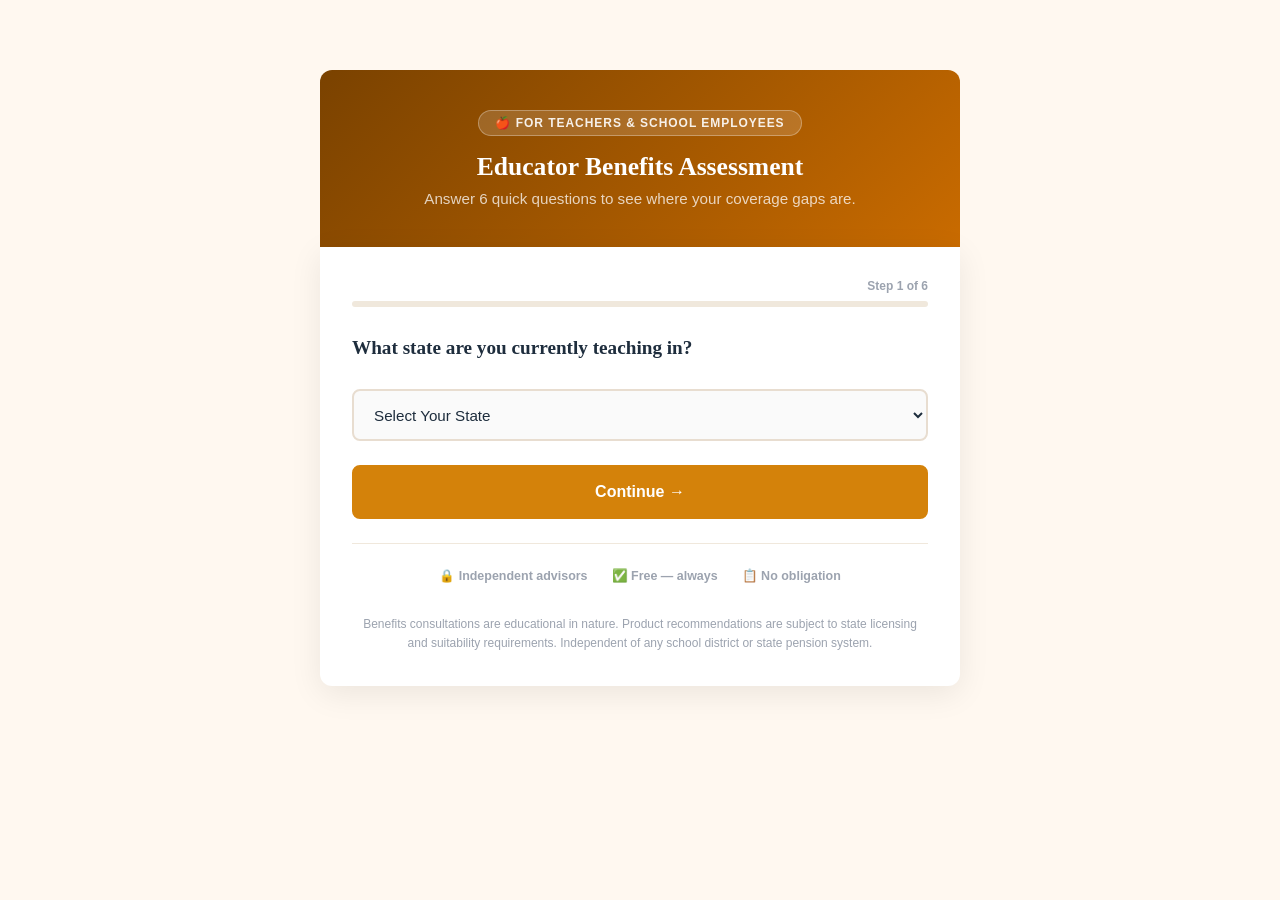
<file: teachers/quiz.html>
<!DOCTYPE html>
<html>
<head>
<meta charset="UTF-8">
<title>Teacher Benefits Assessment | Pay and Play Checks</title>
<meta name="viewport" content="width=device-width, initial-scale=1.0">

<style>
* { box-sizing: border-box; margin: 0; padding: 0; }

body {
    font-family: 'Segoe UI', Arial, sans-serif;
    background-color: #FFF8F0;
    color: #1E2D3D;
}

.container {
    max-width: 680px;
    margin: 50px auto;
    padding: 20px;
    text-align: center;
}

.header {
    background: linear-gradient(135deg, #7A4200, #C96B00);
    border-radius: 12px 12px 0 0;
    padding: 2.5rem 2rem;
    margin-bottom: 0;
}

.header h1 {
    color: #FFFFFF;
    font-size: 1.6rem;
    margin-bottom: 0.5rem;
    font-family: Georgia, serif;
}

.header p {
    color: rgba(255,255,255,.75);
    font-size: 0.95rem;
}

.header-badge {
    display: inline-block;
    background: rgba(255,255,255,.15);
    border: 1px solid rgba(255,255,255,.3);
    border-radius: 100px;
    padding: 0.3rem 1rem;
    font-size: 0.75rem;
    font-weight: 700;
    letter-spacing: 0.08em;
    text-transform: uppercase;
    color: rgba(255,255,255,.9);
    margin-bottom: 1rem;
}

.quiz-body {
    background: #FFFFFF;
    border-radius: 0 0 12px 12px;
    padding: 2rem;
    box-shadow: 0 8px 32px rgba(0,0,0,.08);
}

.question {
    display: none;
}

.active {
    display: block;
}

.progress {
    height: 6px;
    background: #F0E8DC;
    border-radius: 3px;
    margin-bottom: 1.75rem;
    overflow: hidden;
}

.progress-bar {
    height: 6px;
    width: 0%;
    background: linear-gradient(90deg, #D4820A, #F0A030);
    border-radius: 3px;
    transition: width 0.4s ease;
}

.progress-label {
    font-size: 0.75rem;
    color: #9CA3AF;
    font-weight: 600;
    text-align: right;
    margin-bottom: 0.5rem;
}

h3 {
    color: #1E2D3D;
    font-size: 1.2rem;
    font-family: Georgia, serif;
    margin-bottom: 1.25rem;
    line-height: 1.4;
    text-align: left;
}

button {
    display: flex;
    align-items: center;
    gap: 0.75rem;
    width: 100%;
    padding: 1rem 1.25rem;
    margin: 0.6rem 0;
    border: 2px solid #E8DDD0;
    border-radius: 8px;
    background: #FFFFFF;
    color: #1E2D3D;
    font-size: 0.95rem;
    font-weight: 500;
    cursor: pointer;
    text-align: left;
    transition: all 0.15s;
    font-family: 'Segoe UI', Arial, sans-serif;
}

button:hover {
    border-color: #D4820A;
    background: #FFF8F0;
    color: #7A4200;
    transform: translateX(4px);
}

button.btn-primary {
    background: #D4820A;
    color: #FFFFFF;
    border-color: #D4820A;
    justify-content: center;
    font-weight: 700;
    font-size: 1rem;
    margin-top: 1rem;
}

button.btn-primary:hover {
    background: #F0A030;
    border-color: #F0A030;
    transform: translateY(-1px);
    box-shadow: 0 6px 20px rgba(212,130,10,.3);
}

.btn-icon { font-size: 1.1rem; flex-shrink: 0; }

select, input[type="text"], input[type="email"], input[type="tel"] {
    width: 100%;
    padding: 0.9rem 1rem;
    margin: 0.5rem 0;
    border-radius: 8px;
    font-size: 0.95rem;
    border: 2px solid #E8DDD0;
    background: #FAFAFA;
    color: #1E2D3D;
    font-family: 'Segoe UI', Arial, sans-serif;
    transition: border-color 0.2s;
}

select:focus, input:focus {
    outline: none;
    border-color: #D4820A;
    background: #FFFFFF;
}

.contact-label {
    text-align: left;
    font-size: 0.82rem;
    font-weight: 700;
    color: #6B7E91;
    margin-top: 0.75rem;
    letter-spacing: 0.05em;
    text-transform: uppercase;
}

.sending-wrap {
    text-align: center;
    padding: 2rem 0;
}

.sending-icon { font-size: 3rem; margin-bottom: 1rem; display: block; }
.sending-wrap h3 { text-align: center; color: #D4820A; }
.sending-wrap p { color: #6B7E91; font-size: 0.9rem; margin-top: 0.5rem; }

.result-box {
    background: #FFF8F0;
    border: 2px solid #D4820A;
    border-radius: 10px;
    padding: 1.5rem;
    margin-bottom: 1.5rem;
    text-align: left;
}
.result-box h3 { color: #7A4200; margin-bottom: 0.75rem; }
.result-box p { color: #4A5D70; font-size: 0.92rem; line-height: 1.7; }

.footer {
    margin-top: 2rem;
    font-size: 0.75rem;
    color: #9CA3AF;
    line-height: 1.6;
}

.trust-row {
    display: flex;
    justify-content: center;
    gap: 1.5rem;
    flex-wrap: wrap;
    margin-top: 1.5rem;
    padding-top: 1.5rem;
    border-top: 1px solid #F0E8DC;
}

.trust-item {
    font-size: 0.78rem;
    font-weight: 600;
    color: #9CA3AF;
    display: flex;
    align-items: center;
    gap: 0.3rem;
}
</style>
</head>

<body>
<div class="container">

  <div class="header">
    <div class="header-badge">🍎 For Teachers &amp; School Employees</div>
    <h1>Educator Benefits Assessment</h1>
    <p>Answer 6 quick questions to see where your coverage gaps are.</p>
  </div>

  <div class="quiz-body">

    <div class="progress-label" id="progressLabel">Step 1 of 6</div>
    <div class="progress">
      <div class="progress-bar" id="progressBar"></div>
    </div>

    <!-- Q0: State -->
    <div class="question active" id="q0">
      <h3>What state are you currently teaching in?</h3>
      <select id="stateSelect">
        <option value="">Select Your State</option>
        <option>Alabama</option><option>Alaska</option><option>Arizona</option>
        <option>Arkansas</option><option>California</option><option>Colorado</option>
        <option>Connecticut</option><option>Delaware</option><option>Florida</option>
        <option>Georgia</option><option>Hawaii</option><option>Idaho</option>
        <option>Illinois</option><option>Indiana</option><option>Iowa</option>
        <option>Kansas</option><option>Kentucky</option><option>Louisiana</option>
        <option>Maine</option><option>Maryland</option><option>Massachusetts</option>
        <option>Michigan</option><option>Minnesota</option><option>Mississippi</option>
        <option>Missouri</option><option>Montana</option><option>Nebraska</option>
        <option>Nevada</option><option>New Hampshire</option><option>New Jersey</option>
        <option>New Mexico</option><option>New York</option><option>North Carolina</option>
        <option>North Dakota</option><option>Ohio</option><option>Oklahoma</option>
        <option>Oregon</option><option>Pennsylvania</option><option>Rhode Island</option>
        <option>South Carolina</option><option>South Dakota</option><option>Tennessee</option>
        <option>Texas</option><option>Utah</option><option>Vermont</option>
        <option>Virginia</option><option>Washington</option><option>West Virginia</option>
        <option>Wisconsin</option><option>Wyoming</option>
      </select>
      <button class="btn-primary" onclick="submitState()">Continue →</button>
    </div>

    <!-- Q1: Years teaching -->
    <div class="question" id="q1">
      <h3>How many years have you been teaching?</h3>
      <button onclick="next('0-5 years')"><span class="btn-icon">🌱</span> 0–5 years</button>
      <button onclick="next('6-15 years')"><span class="btn-icon">📚</span> 6–15 years</button>
      <button onclick="next('16-25 years')"><span class="btn-icon">🏫</span> 16–25 years</button>
      <button onclick="next('25+ years')"><span class="btn-icon">⭐</span> 25+ years</button>
    </div>

    <!-- Q2: District life insurance -->
    <div class="question" id="q2">
      <h3>Does your district provide life insurance?</h3>
      <button onclick="next('Yes - 1x salary')"><span class="btn-icon">✅</span> Yes — about 1x my salary</button>
      <button onclick="next('Yes - more than 1x')"><span class="btn-icon">✅</span> Yes — more than 1x my salary</button>
      <button onclick="next('No')"><span class="btn-icon">❌</span> No, I don't think so</button>
      <button onclick="next('Not sure')"><span class="btn-icon">🤷</span> I'm honestly not sure</button>
    </div>

    <!-- Q3: Disability coverage -->
    <div class="question" id="q3">
      <h3>If you were too sick or injured to teach for 3+ months, would you still receive full income?</h3>
      <button onclick="next('Yes full income')"><span class="btn-icon">✅</span> Yes — I have full coverage</button>
      <button onclick="next('Partial only')"><span class="btn-icon">⚠️</span> Only partial — maybe 60%</button>
      <button onclick="next('No coverage')"><span class="btn-icon">❌</span> No — I'd have no income</button>
      <button onclick="next('Not sure')"><span class="btn-icon">🤷</span> I'm not sure what I have</button>
    </div>

    <!-- Q4: Retirement timeline -->
    <div class="question" id="q4">
      <h3>When are you planning to retire?</h3>
      <button onclick="next('1-3 years')"><span class="btn-icon">⏰</span> 1–3 years</button>
      <button onclick="next('3-10 years')"><span class="btn-icon">📅</span> 3–10 years</button>
      <button onclick="next('10+ years')"><span class="btn-icon">🌱</span> More than 10 years</button>
      <button onclick="next('Not sure')"><span class="btn-icon">🤷</span> Not sure yet</button>
    </div>

    <!-- Q5: Supplemental income -->
    <div class="question" id="q5">
      <h3>Do you have any retirement savings outside of your pension?</h3>
      <button onclick="next('Yes - significant savings')"><span class="btn-icon">💰</span> Yes — significant savings</button>
      <button onclick="next('Yes - some savings')"><span class="btn-icon">💵</span> Yes — some but not much</button>
      <button onclick="next('No extra savings')"><span class="btn-icon">❌</span> No — just my pension</button>
      <button onclick="next('Not sure')"><span class="btn-icon">🤷</span> Not sure</button>
    </div>

    <!-- Q6: CTA -->
    <div class="question" id="q6">
      <h3>Would you like a free educator benefits review — no cost, no obligation?</h3>
      <div class="result-box">
        <h3>📋 Based on your answers...</h3>
        <p>Most teachers we speak with have at least 2–3 significant coverage gaps. A free 30-minute review will show you exactly where yours are and what it costs your family if left unaddressed.</p>
      </div>
      <button onclick="showContactForm()"><span class="btn-icon">✅</span> Yes — Schedule My Free Review</button>
      <button onclick="showContactForm()"><span class="btn-icon">📋</span> Maybe — Show Me More First</button>
      <button onclick="showResult()"><span class="btn-icon">➡️</span> Not right now</button>
    </div>

    <!-- CONTACT FORM -->
    <div class="question" id="qContact">
      <h3>Where should we send your educator benefits summary?</h3>
      <p style="color:#6B7E91;font-size:0.88rem;margin-bottom:1.25rem;text-align:left;">We'll use this to confirm your appointment and send preparation materials.</p>

      <div class="contact-label">Full Name *</div>
      <input type="text" id="contactName" placeholder="Your full name" />

      <div class="contact-label">Email Address *</div>
      <input type="email" id="contactEmail" placeholder="your@email.com" />

      <div class="contact-label">Phone Number *</div>
      <input type="tel" id="contactPhone" placeholder="(555) 555-5555" />

      <button class="btn-primary" onclick="submitContact()">Schedule My Free Review →</button>
      <p style="font-size:0.78rem;color:#9CA3AF;margin-top:0.75rem;">No spam. A licensed educator specialist will reach out within 24 hours.</p>
    </div>

    <!-- RESULT (not now) -->
    <div class="question" id="result">
      <div class="result-box">
        <h3>Your Educator Coverage May Have Gaps</h3>
        <p>Most teachers are surprised to learn how little their district actually covers. When you're ready, a free 30-minute review will give you the full picture — no obligation.</p>
      </div>
      <button class="btn-primary" onclick="showContactForm()">Schedule My Free Review →</button>
    </div>

    <!-- SENDING -->
    <div class="question" id="sending">
      <div class="sending-wrap">
        <span class="sending-icon">⏳</span>
        <h3>Saving your information...</h3>
        <p>Redirecting you to book your free review in just a moment.</p>
      </div>
    </div>

    <div class="trust-row">
      <span class="trust-item">🔒 Independent advisors</span>
      <span class="trust-item">✅ Free — always</span>
      <span class="trust-item">📋 No obligation</span>
    </div>

    <div class="footer">
      Benefits consultations are educational in nature. Product recommendations are subject to state licensing and suitability requirements. Independent of any school district or state pension system.
    </div>

  </div>
</div>

<script>
let current = 0;
const totalSteps = 7;

let answers = {
  state: '',
  yearsTeaching: '',
  districtLifeInsurance: '',
  disabilityCoverage: '',
  retirementTimeline: '',
  supplementalSavings: '',
  name: '',
  email: '',
  phone: ''
};

function updateProgress() {
  const percent = (current / totalSteps) * 100;
  document.getElementById('progressBar').style.width = percent + '%';
  const labels = {
    0: 'Step 1 of 6', 1: 'Step 2 of 6', 2: 'Step 3 of 6',
    3: 'Step 4 of 6', 4: 'Step 5 of 6', 5: 'Step 6 of 6',
    6: 'Almost done!', 7: 'Almost done!'
  };
  document.getElementById('progressLabel').textContent = labels[current] || 'Almost done!';
}

function submitState() {
  const state = document.getElementById('stateSelect').value;
  if (!state) return alert('Please select your state.');
  answers.state = state;
  document.getElementById('q0').classList.remove('active');
  current = 1;
  document.getElementById('q1').classList.add('active');
  updateProgress();
}

function next(answer) {
  if (current === 1) answers.yearsTeaching = answer;
  if (current === 2) answers.districtLifeInsurance = answer;
  if (current === 3) answers.disabilityCoverage = answer;
  if (current === 4) answers.retirementTimeline = answer;
  if (current === 5) answers.supplementalSavings = answer;

  document.getElementById('q' + current).classList.remove('active');
  current++;

  if (current <= 6) {
    document.getElementById('q' + current).classList.add('active');
  }
  updateProgress();
}

function showContactForm() {
  document.querySelectorAll('.active').forEach(el => el.classList.remove('active'));
  document.getElementById('qContact').classList.add('active');
  current = 7;
  updateProgress();
}

function showResult() {
  document.querySelectorAll('.active').forEach(el => el.classList.remove('active'));
  document.getElementById('result').classList.add('active');
}

function submitContact() {
  const name  = document.getElementById('contactName').value.trim();
  const email = document.getElementById('contactEmail').value.trim();
  const phone = document.getElementById('contactPhone').value.trim();

  if (!name)  return alert('Please enter your name.');
  if (!email || !email.includes('@')) return alert('Please enter a valid email address.');
  if (!phone) return alert('Please enter your phone number.');

  answers.name  = name;
  answers.email = email;
  answers.phone = phone;

  document.getElementById('qContact').classList.remove('active');
  document.getElementById('sending').classList.add('active');

  const webhookURL = 'https://hook.us2.make.com/kplcaq4u5xupmffpmxprxiwwitdbn22w';

  const payload = {
    timestamp:            new Date().toISOString(),
    name, email, phone,
    state:                answers.state,
    yearsTeaching:        answers.yearsTeaching,
    districtLifeInsurance:answers.districtLifeInsurance,
    disabilityCoverage:   answers.disabilityCoverage,
    retirementTimeline:   answers.retirementTimeline,
    supplementalSavings:  answers.supplementalSavings,
    funnel:               'Teachers'
  };

  fetch(webhookURL, {
    method: 'POST',
    headers: { 'Content-Type': 'application/json' },
    body: JSON.stringify(payload)
  })
  .then(() => redirect(name, email, phone))
  .catch(() => redirect(name, email, phone));
}

function redirect(name, email, phone) {
  const params = new URLSearchParams({ name, email, a1: phone });
  window.location.href = 'https://calendly.com/johnrussofinancial/30min?' + params.toString();
}

updateProgress();
</script>

</body>
</html>
</file>
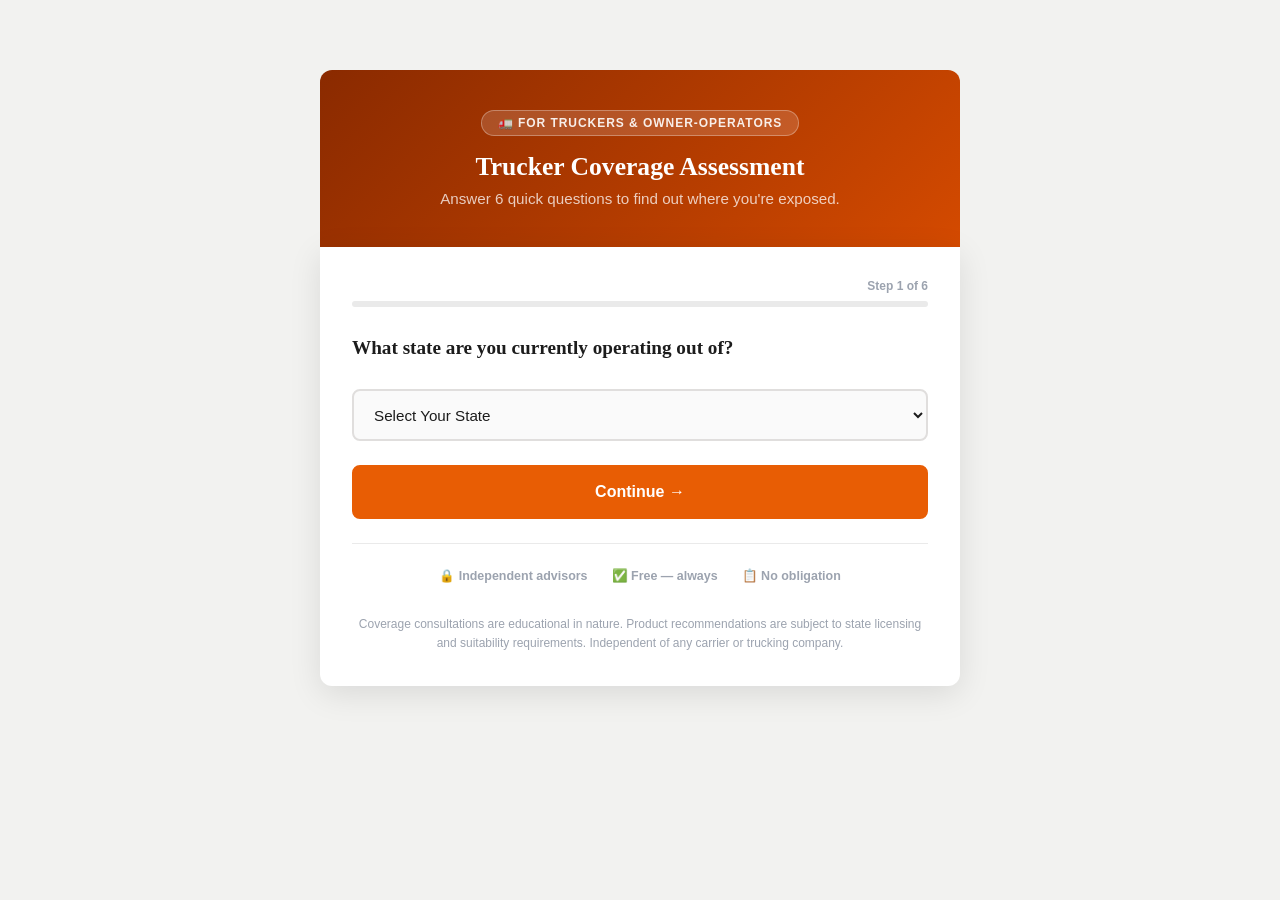
<file: truckers/quiz.html>
<!DOCTYPE html>
<html>
<head>
<meta charset="UTF-8">
<title>Trucker Coverage Assessment | Pay and Play Checks</title>
<meta name="viewport" content="width=device-width, initial-scale=1.0">

<style>
* { box-sizing: border-box; margin: 0; padding: 0; }

body {
    font-family: 'Segoe UI', Arial, sans-serif;
    background-color: #F2F2F0;
    color: #1C1C1C;
}

.container {
    max-width: 680px;
    margin: 50px auto;
    padding: 20px;
    text-align: center;
}

.header {
    background: linear-gradient(135deg, #8A2A00, #D44A00);
    border-radius: 12px 12px 0 0;
    padding: 2.5rem 2rem;
}

.header h1 {
    color: #FFFFFF;
    font-size: 1.6rem;
    margin-bottom: 0.5rem;
    font-family: Georgia, serif;
}

.header p {
    color: rgba(255,255,255,.75);
    font-size: 0.95rem;
}

.header-badge {
    display: inline-block;
    background: rgba(255,255,255,.15);
    border: 1px solid rgba(255,255,255,.3);
    border-radius: 100px;
    padding: 0.3rem 1rem;
    font-size: 0.75rem;
    font-weight: 700;
    letter-spacing: 0.08em;
    text-transform: uppercase;
    color: rgba(255,255,255,.9);
    margin-bottom: 1rem;
}

.quiz-body {
    background: #FFFFFF;
    border-radius: 0 0 12px 12px;
    padding: 2rem;
    box-shadow: 0 8px 32px rgba(0,0,0,.1);
}

.question { display: none; }
.active { display: block; }

.progress {
    height: 6px;
    background: #EAEAEA;
    border-radius: 3px;
    margin-bottom: 1.75rem;
    overflow: hidden;
}

.progress-bar {
    height: 6px;
    width: 0%;
    background: linear-gradient(90deg, #E85D04, #FF7324);
    border-radius: 3px;
    transition: width 0.4s ease;
}

.progress-label {
    font-size: 0.75rem;
    color: #9CA3AF;
    font-weight: 600;
    text-align: right;
    margin-bottom: 0.5rem;
}

h3 {
    color: #1C1C1C;
    font-size: 1.2rem;
    font-family: Georgia, serif;
    margin-bottom: 1.25rem;
    line-height: 1.4;
    text-align: left;
}

button {
    display: flex;
    align-items: center;
    gap: 0.75rem;
    width: 100%;
    padding: 1rem 1.25rem;
    margin: 0.6rem 0;
    border: 2px solid #E0DEDD;
    border-radius: 8px;
    background: #FFFFFF;
    color: #1C1C1C;
    font-size: 0.95rem;
    font-weight: 500;
    cursor: pointer;
    text-align: left;
    transition: all 0.15s;
    font-family: 'Segoe UI', Arial, sans-serif;
}

button:hover {
    border-color: #E85D04;
    background: #FFF5F0;
    color: #8A2A00;
    transform: translateX(4px);
}

button.btn-primary {
    background: #E85D04;
    color: #FFFFFF;
    border-color: #E85D04;
    justify-content: center;
    font-weight: 700;
    font-size: 1rem;
    margin-top: 1rem;
}

button.btn-primary:hover {
    background: #FF7324;
    border-color: #FF7324;
    transform: translateY(-1px);
    box-shadow: 0 6px 20px rgba(232,93,4,.35);
}

.btn-icon { font-size: 1.1rem; flex-shrink: 0; }

select, input[type="text"], input[type="email"], input[type="tel"] {
    width: 100%;
    padding: 0.9rem 1rem;
    margin: 0.5rem 0;
    border-radius: 8px;
    font-size: 0.95rem;
    border: 2px solid #E0DEDD;
    background: #FAFAFA;
    color: #1C1C1C;
    font-family: 'Segoe UI', Arial, sans-serif;
    transition: border-color 0.2s;
}

select:focus, input:focus {
    outline: none;
    border-color: #E85D04;
    background: #FFFFFF;
}

.contact-label {
    text-align: left;
    font-size: 0.82rem;
    font-weight: 700;
    color: #6B7E91;
    margin-top: 0.75rem;
    letter-spacing: 0.05em;
    text-transform: uppercase;
}

.sending-wrap {
    text-align: center;
    padding: 2rem 0;
}

.sending-icon { font-size: 3rem; margin-bottom: 1rem; display: block; }
.sending-wrap h3 { text-align: center; color: #E85D04; }
.sending-wrap p { color: #6B7E91; font-size: 0.9rem; margin-top: 0.5rem; }

.result-box {
    background: #FFF5F0;
    border: 2px solid #E85D04;
    border-radius: 10px;
    padding: 1.5rem;
    margin-bottom: 1.5rem;
    text-align: left;
}
.result-box h3 { color: #8A2A00; margin-bottom: 0.75rem; }
.result-box p { color: #4A5D70; font-size: 0.92rem; line-height: 1.7; }

/* Hard truth panel */
.truth-panel {
    background: #1C1C1C;
    border-radius: 10px;
    padding: 1.5rem;
    margin-bottom: 1.5rem;
    text-align: left;
}
.truth-panel h4 {
    color: #E85D04;
    font-size: 0.8rem;
    font-weight: 800;
    letter-spacing: 0.12em;
    text-transform: uppercase;
    margin-bottom: 1rem;
    font-family: 'Segoe UI', Arial, sans-serif;
}
.truth-row {
    display: flex;
    justify-content: space-between;
    align-items: center;
    padding: 0.6rem 0;
    border-bottom: 1px solid rgba(255,255,255,.07);
    font-size: 0.88rem;
}
.truth-row:last-child { border-bottom: none; }
.truth-label { color: rgba(255,255,255,.6); }
.truth-val-bad { color: #FF6B6B; font-weight: 700; }
.truth-val-good { color: #4ADE80; font-weight: 700; }

.footer {
    margin-top: 2rem;
    font-size: 0.75rem;
    color: #9CA3AF;
    line-height: 1.6;
}

.trust-row {
    display: flex;
    justify-content: center;
    gap: 1.5rem;
    flex-wrap: wrap;
    margin-top: 1.5rem;
    padding-top: 1.5rem;
    border-top: 1px solid #EAEAEA;
}

.trust-item {
    font-size: 0.78rem;
    font-weight: 600;
    color: #9CA3AF;
    display: flex;
    align-items: center;
    gap: 0.3rem;
}
</style>
</head>

<body>
<div class="container">

  <div class="header">
    <div class="header-badge">🚛 For Truckers &amp; Owner-Operators</div>
    <h1>Trucker Coverage Assessment</h1>
    <p>Answer 6 quick questions to find out where you're exposed.</p>
  </div>

  <div class="quiz-body">

    <div class="progress-label" id="progressLabel">Step 1 of 6</div>
    <div class="progress">
      <div class="progress-bar" id="progressBar"></div>
    </div>

    <!-- Q0: State -->
    <div class="question active" id="q0">
      <h3>What state are you currently operating out of?</h3>
      <select id="stateSelect">
        <option value="">Select Your State</option>
        <option>Alabama</option><option>Alaska</option><option>Arizona</option>
        <option>Arkansas</option><option>California</option><option>Colorado</option>
        <option>Connecticut</option><option>Delaware</option><option>Florida</option>
        <option>Georgia</option><option>Hawaii</option><option>Idaho</option>
        <option>Illinois</option><option>Indiana</option><option>Iowa</option>
        <option>Kansas</option><option>Kentucky</option><option>Louisiana</option>
        <option>Maine</option><option>Maryland</option><option>Massachusetts</option>
        <option>Michigan</option><option>Minnesota</option><option>Mississippi</option>
        <option>Missouri</option><option>Montana</option><option>Nebraska</option>
        <option>Nevada</option><option>New Hampshire</option><option>New Jersey</option>
        <option>New Mexico</option><option>New York</option><option>North Carolina</option>
        <option>North Dakota</option><option>Ohio</option><option>Oklahoma</option>
        <option>Oregon</option><option>Pennsylvania</option><option>Rhode Island</option>
        <option>South Carolina</option><option>South Dakota</option><option>Tennessee</option>
        <option>Texas</option><option>Utah</option><option>Vermont</option>
        <option>Virginia</option><option>Washington</option><option>West Virginia</option>
        <option>Wisconsin</option><option>Wyoming</option>
      </select>
      <button class="btn-primary" onclick="submitState()">Continue →</button>
    </div>

    <!-- Q1: Driver type -->
    <div class="question" id="q1">
      <h3>Which best describes you?</h3>
      <button onclick="next('Owner-Operator')"><span class="btn-icon">🚛</span> Owner-Operator / Self-Employed</button>
      <button onclick="next('Lease-Operator')"><span class="btn-icon">📋</span> Lease Operator (under a carrier)</button>
      <button onclick="next('Company Driver')"><span class="btn-icon">🏢</span> Company Driver (W-2 employee)</button>
      <button onclick="next('Small Fleet')"><span class="btn-icon">🚚</span> Small Fleet Owner (2–10 trucks)</button>
    </div>

    <!-- Q2: Life insurance -->
    <div class="question" id="q2">
      <h3>Do you currently have life insurance?</h3>
      <button onclick="next('Yes - enough coverage')"><span class="btn-icon">✅</span> Yes — I have solid coverage</button>
      <button onclick="next('Yes - small policy')"><span class="btn-icon">⚠️</span> Yes — but it's a small policy</button>
      <button onclick="next('No life insurance')"><span class="btn-icon">❌</span> No — I don't have any</button>
      <button onclick="next('Not sure')"><span class="btn-icon">🤷</span> Not sure what I have</button>
    </div>

    <!-- Q3: Disability -->
    <div class="question" id="q3">
      <h3>If an injury or illness kept you off the road for 3+ months, what would happen to your income?</h3>
      <button onclick="next('Covered fully')"><span class="btn-icon">✅</span> I have disability coverage — I'd be okay</button>
      <button onclick="next('Savings only')"><span class="btn-icon">⚠️</span> I'd have to live off savings</button>
      <button onclick="next('No income')"><span class="btn-icon">❌</span> I'd have zero income coming in</button>
      <button onclick="next('Not sure')"><span class="btn-icon">🤷</span> Honestly not sure</button>
    </div>

    <!-- Q4: Retirement -->
    <div class="question" id="q4">
      <h3>Do you have a retirement savings plan in place?</h3>
      <button onclick="next('Yes - on track')"><span class="btn-icon">💰</span> Yes — I'm actively saving</button>
      <button onclick="next('Some savings')"><span class="btn-icon">💵</span> Some savings but not a real plan</button>
      <button onclick="next('No retirement savings')"><span class="btn-icon">❌</span> No — haven't started yet</button>
      <button onclick="next('Not sure')"><span class="btn-icon">🤷</span> Not sure where I stand</button>
    </div>

    <!-- Q5: Timeline -->
    <div class="question" id="q5">
      <h3>How many more years do you plan to keep driving?</h3>
      <button onclick="next('1-3 years')"><span class="btn-icon">⏰</span> 1–3 more years</button>
      <button onclick="next('3-10 years')"><span class="btn-icon">📅</span> 3–10 more years</button>
      <button onclick="next('10+ years')"><span class="btn-icon">🛣️</span> 10+ years — long haul</button>
      <button onclick="next('Not sure')"><span class="btn-icon">🤷</span> Not sure yet</button>
    </div>

    <!-- Q6: CTA -->
    <div class="question" id="q6">
      <h3>Here's what most truckers we speak with are missing:</h3>
      <div class="truth-panel">
        <h4>⚠️ The Reality for Most Owner-Operators</h4>
        <div class="truth-row">
          <span class="truth-label">Employer life insurance</span>
          <span class="truth-val-bad">$0</span>
        </div>
        <div class="truth-row">
          <span class="truth-label">Disability if off the road</span>
          <span class="truth-val-bad">$0</span>
        </div>
        <div class="truth-row">
          <span class="truth-label">Retirement plan</span>
          <span class="truth-val-bad">None</span>
        </div>
        <div class="truth-row">
          <span class="truth-label">What a free review costs</span>
          <span class="truth-val-good">$0</span>
        </div>
      </div>
      <button onclick="showContactForm()"><span class="btn-icon">✅</span> Yes — Schedule My Free Review</button>
      <button onclick="showContactForm()"><span class="btn-icon">📋</span> Maybe — Show Me My Options First</button>
      <button onclick="showResult()"><span class="btn-icon">➡️</span> Not right now</button>
    </div>

    <!-- CONTACT FORM -->
    <div class="question" id="qContact">
      <h3>Where should we send your coverage summary?</h3>
      <p style="color:#6B7E91;font-size:0.88rem;margin-bottom:1.25rem;text-align:left;">We'll use this to confirm your appointment and send preparation materials.</p>

      <div class="contact-label">Full Name *</div>
      <input type="text" id="contactName" placeholder="Your full name" />

      <div class="contact-label">Email Address *</div>
      <input type="email" id="contactEmail" placeholder="your@email.com" />

      <div class="contact-label">Phone Number *</div>
      <input type="tel" id="contactPhone" placeholder="(555) 555-5555" />

      <button class="btn-primary" onclick="submitContact()">Schedule My Free Review →</button>
      <p style="font-size:0.78rem;color:#9CA3AF;margin-top:0.75rem;">No spam. A licensed trucker specialist will reach out within 24 hours.</p>
    </div>

    <!-- RESULT (not now) -->
    <div class="question" id="result">
      <div class="result-box">
        <h3>You're Out There Without a Net</h3>
        <p>Most owner-operators have zero employer coverage and no backup plan. When you're ready, a free 30-minute review will show you exactly what you need — and what it costs to get covered. No pressure, no obligation.</p>
      </div>
      <button class="btn-primary" onclick="showContactForm()">Schedule My Free Review →</button>
    </div>

    <!-- SENDING -->
    <div class="question" id="sending">
      <div class="sending-wrap">
        <span class="sending-icon">⏳</span>
        <h3>Saving your information...</h3>
        <p>Redirecting you to book your free review in just a moment.</p>
      </div>
    </div>

    <div class="trust-row">
      <span class="trust-item">🔒 Independent advisors</span>
      <span class="trust-item">✅ Free — always</span>
      <span class="trust-item">📋 No obligation</span>
    </div>

    <div class="footer">
      Coverage consultations are educational in nature. Product recommendations are subject to state licensing and suitability requirements. Independent of any carrier or trucking company.
    </div>

  </div>
</div>

<script>
let current = 0;
const totalSteps = 7;

let answers = {
  state: '',
  driverType: '',
  lifeInsurance: '',
  disabilityCoverage: '',
  retirementSavings: '',
  drivingTimeline: '',
  name: '',
  email: '',
  phone: ''
};

function updateProgress() {
  const percent = (current / totalSteps) * 100;
  document.getElementById('progressBar').style.width = percent + '%';
  const labels = {
    0: 'Step 1 of 6', 1: 'Step 2 of 6', 2: 'Step 3 of 6',
    3: 'Step 4 of 6', 4: 'Step 5 of 6', 5: 'Step 6 of 6',
    6: 'Almost done!', 7: 'Almost done!'
  };
  document.getElementById('progressLabel').textContent = labels[current] || 'Almost done!';
}

function submitState() {
  const state = document.getElementById('stateSelect').value;
  if (!state) return alert('Please select your state.');
  answers.state = state;
  document.getElementById('q0').classList.remove('active');
  current = 1;
  document.getElementById('q1').classList.add('active');
  updateProgress();
}

function next(answer) {
  if (current === 1) answers.driverType = answer;
  if (current === 2) answers.lifeInsurance = answer;
  if (current === 3) answers.disabilityCoverage = answer;
  if (current === 4) answers.retirementSavings = answer;
  if (current === 5) answers.drivingTimeline = answer;

  document.getElementById('q' + current).classList.remove('active');
  current++;

  if (current <= 6) {
    document.getElementById('q' + current).classList.add('active');
  }
  updateProgress();
}

function showContactForm() {
  document.querySelectorAll('.active').forEach(el => el.classList.remove('active'));
  document.getElementById('qContact').classList.add('active');
  current = 7;
  updateProgress();
}

function showResult() {
  document.querySelectorAll('.active').forEach(el => el.classList.remove('active'));
  document.getElementById('result').classList.add('active');
}

function submitContact() {
  const name  = document.getElementById('contactName').value.trim();
  const email = document.getElementById('contactEmail').value.trim();
  const phone = document.getElementById('contactPhone').value.trim();

  if (!name)  return alert('Please enter your name.');
  if (!email || !email.includes('@')) return alert('Please enter a valid email address.');
  if (!phone) return alert('Please enter your phone number.');

  answers.name  = name;
  answers.email = email;
  answers.phone = phone;

  document.getElementById('qContact').classList.remove('active');
  document.getElementById('sending').classList.add('active');

  const webhookURL = 'https://hook.us2.make.com/kzquc1aaeo5lgu1pbk1aq14a13xrkack';

  const payload = {
    timestamp:        new Date().toISOString(),
    name, email, phone,
    state:            answers.state,
    driverType:       answers.driverType,
    lifeInsurance:    answers.lifeInsurance,
    disabilityCoverage: answers.disabilityCoverage,
    retirementSavings: answers.retirementSavings,
    drivingTimeline:  answers.drivingTimeline,
    funnel:           'Truckers'
  };

  fetch(webhookURL, {
    method: 'POST',
    headers: { 'Content-Type': 'application/json' },
    body: JSON.stringify(payload)
  })
  .then(() => redirect(name, email, phone))
  .catch(() => redirect(name, email, phone));
}

function redirect(name, email, phone) {
  const params = new URLSearchParams({ name, email, a1: phone });
  window.location.href = 'https://calendly.com/johnrussofinancial/30min?' + params.toString();
}

updateProgress();
</script>

</body>
</html>
</file>
